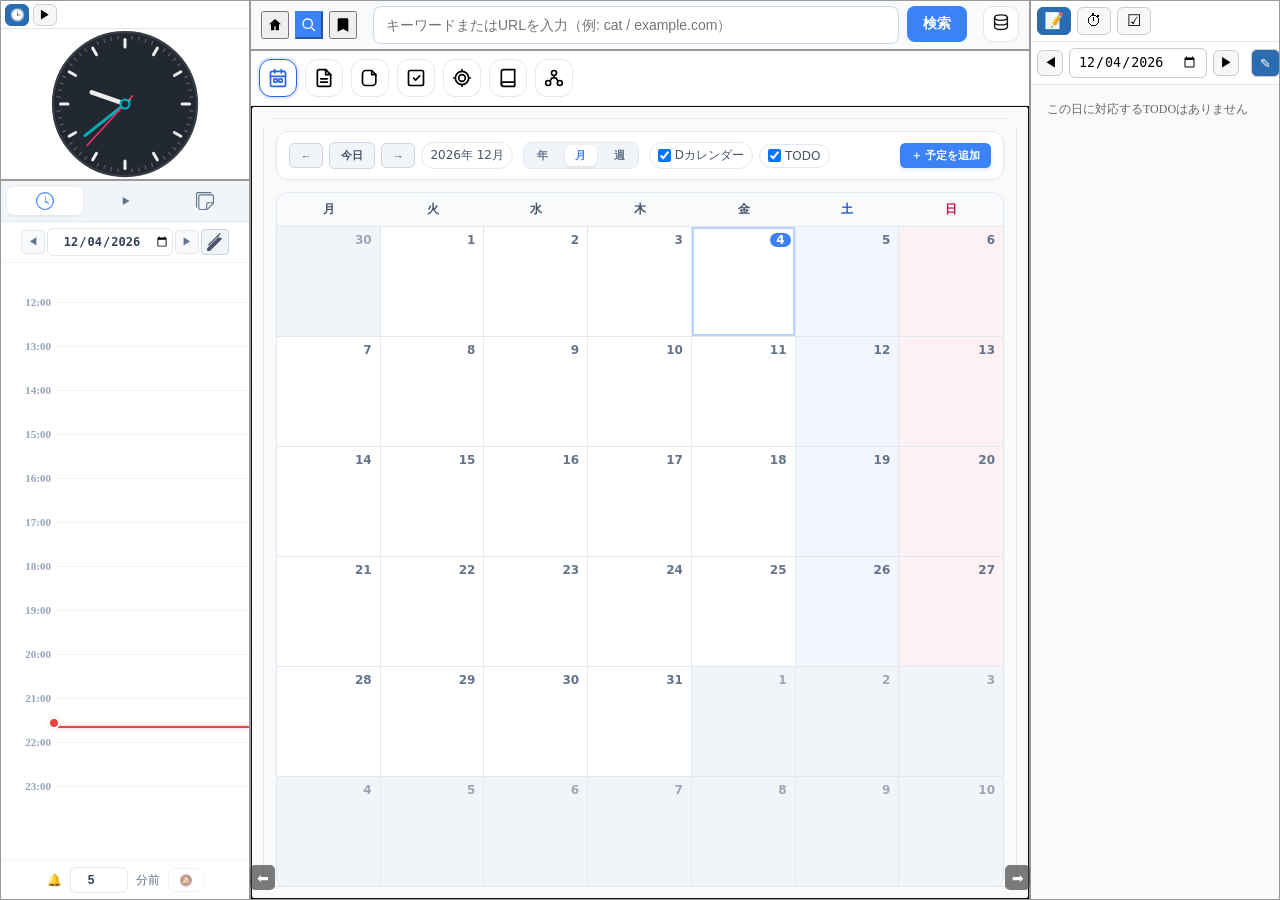
<file: index.html>
<!DOCTYPE html>

<html lang="ja">
<head>
<meta charset="utf-8"/>
<title>DayBase</title>
<link rel="icon" type="image/png" href="favicon.png">
<meta content="width=device-width, initial-scale=1" name="viewport"/>

<link href="./css/05-data-popover.css" rel="stylesheet"/>
<link href="./css/04-e-frame.css" rel="stylesheet"/>
<link href="./css/03-c-d-frame.css" rel="stylesheet"/>
<link href="./css/02-a-b-frame.css" rel="stylesheet"/>
<link href="./css/01-layout.css" rel="stylesheet"/>
<link href="./css/common-scroll.css" rel="stylesheet"/>
</head>
<body>
<!-- 左（A/B） -->
<div class="sidebar-left">
<!-- Aフレーム：時計／動画 切替 -->
<div class="frame a-frame" id="AFrame">
<div class="a-tabs">
<button class="a-tab active" id="aTabClock" title="時計">🕒</button>
<button class="a-tab" id="aTabVideo" title="動画">▶︎</button>
<div class="a-spacer"></div>
<!-- YouTube コントロール（YouTube時のみ表示/有効化） -->
<div class="player-ctrls" id="ytCtrls">
<!-- 前へ（左向き） -->
<button aria-label="前へ" class="ctrl-btn" id="ytPrev" title="前へ" type="button">
<svg height="14" viewbox="0 0 24 24" width="14"><path d="M6 5h2v14H6V5zm3 7 9 7V5l-9 7z" fill="currentColor"></path></svg>
</button>
<!-- 次へ（右向き） -->
<button aria-label="次へ" class="ctrl-btn" id="ytNext" title="次へ" type="button">
<svg height="14" viewbox="0 0 24 24" width="14"><path d="M18 5h-2v14h2V5zm-3 7-9-7v14l9-7z" fill="currentColor"></path></svg>
</button>
<button aria-label="ループ" class="ctrl-btn" id="ytLoop" title="ループ OFF" type="button">↻</button>
<button aria-label="再読込" class="ctrl-btn" id="ytReload" title="再読込" type="button">⟳</button>
</div>
<!-- 動画URLフォーム（動画タブ時のみ表示） -->
<form autocomplete="off" class="a-vid-form" id="aVidForm">
<input id="aVidUrl" placeholder="動画URL" type="text"/>
<button title="表示" type="submit">表示</button>
</form>
</div>
<div class="a-panels">
<!-- 時計パネル -->
<div class="a-panel" id="panelClock">
<div class="a-panel-inner">
<div class="clock">
<svg aria-label="Analog Clock" class="clock-svg" viewbox="0 0 100 100">
<circle cx="50" cy="50" fill="#222831" r="48" stroke="#393E46" stroke-width="1.5"></circle>
<g id="hour-ticks">
<g transform="translate(50,50)">
<rect fill="#EEEEEE" height="7" rx="1" width="2" x="-1" y="-44"></rect>
<g></g> </g>
</g>
<g id="minute-ticks"></g>
<g class="hands" transform="translate(50,50)">
<rect fill="#EEEEEE" height="28" id="hour-hand" rx="1.5" width="3" x="-1.5" y="-25"></rect>
<rect fill="#00ADB5" height="40" id="minute-hand" rx="1" width="2" x="-1" y="-35"></rect>
<rect fill="#FF2E63" height="46" id="second-hand" rx="0.5" width="1" x="-0.5" y="-38"></rect>
<circle cx="0" cy="0" fill="#222831" r="3" stroke="#00ADB5" stroke-width="1.5"></circle>
</g>
</svg>
</div>
</div>
</div>
<!-- 動画パネル -->
<div class="a-panel" hidden="" id="panelVideo">
<div class="video-wrap" id="aVideoWrap">
<div class="video-box" id="aVideoBox">
<iframe allow="accelerometer; autoplay; clipboard-write; encrypted-media; gyroscope; picture-in-picture; web-share" allowfullscreen="" id="aVideoIframe" referrerpolicy="strict-origin-when-cross-origin" title="Embedded Video"></iframe>
</div>
</div>
</div>
</div>
</div>
<!-- Bフレーム：タブ（動画ブックマーク / タイムスケジュール） -->
<div class="frame" id="BFrame">
    <div class="b-tabs">
      <button class="b-tab" id="bTabSchedule" title="タイムスケジュール">
        <svg fill="currentColor" height="18" viewbox="0 0 16 16" width="18" xmlns="http://www.w3.org/2000/svg">
          <path d="M8 3.5a.5.5 0 0 1 .5.5v4l3 1.5a.5.5 0 0 1-.5.866L8 9V4a.5.5 0 0 1 .5-.5z"></path>
          <path d="M8 16A8 8 0 1 0 8 0a8 8 0 0 0 0 16zM1 8a7 7 0 1 1 14 0A7 7 0 0 1 1 8z"></path>
        </svg>
      </button>
      <button class="b-tab" id="bTabVideos" title="動画ブックマーク">
        <svg fill="currentColor" height="18" viewbox="0 0 16 16" width="18" xmlns="http://www.w3.org/2000/svg">
          <path d="M6 4.5v7l6-3.5-6-3.5z"></path>
        </svg>
      </button>
      <button class="b-tab" id="bTabKeep" title="クイックメモ（付箋）">
        <svg fill="currentColor" height="18" viewBox="0 0 16 16" width="18" xmlns="http://www.w3.org/2000/svg">
          <path d="M1.5 0A1.5 1.5 0 0 0 0 1.5V13a1 1 0 0 0 1 1V1.5a.5.5 0 0 1 .5-.5H14a1 1 0 0 0-1-1H1.5z"></path>
          <path d="M3.5 2A1.5 1.5 0 0 0 2 3.5v11A1.5 1.5 0 0 0 3.5 16h6.086a1.5 1.5 0 0 0 1.06-.44l4.915-4.914A1.5 1.5 0 0 0 16 9.586V3.5A1.5 1.5 0 0 0 14.5 2h-11zM3 3.5a.5.5 0 0 1 .5-.5h11a.5.5 0 0 1 .5.5V9h-4.5A1.5 1.5 0 0 0 9 10.5V15H3.5a.5.5 0 0 1-.5-.5v-11zm7 11.293V10.5a.5.5 0 0 1 .5-.5h4.293L10 14.793z"></path>
        </svg>
      </button>
    </div>

    <div class="b-panel" id="bPanelVideos" style="display:none;">
      <div class="vb-head">
        <span aria-label="動画ブックマーク" title="動画ブックマーク">🎬</span>
        <strong style="font-size:13px;">動画ブックマーク</strong>
        <button class="manage-btn" id="openVideoBmManager">管理を開く</button>
      </div>
      <div class="vb-list" id="bVideoList"></div>
    </div>

    <div class="b-panel" id="bPanelKeep" style="display:none; padding:10px; flex-direction:column; gap:10px; height:100%; box-sizing:border-box;">
      <div style="font-size:13px; font-weight:bold; color:#333; display:flex; align-items:center; gap:6px; flex-shrink:0;">
        <span>📝</span> クイックメモ
      </div>
      <textarea id="quickMemoInput" placeholder="とっさにメモしたいことを入力..." style="width:100%; height:80px; resize:vertical; padding:8px; border:1px solid #ccc; border-radius:6px; font-size:13px; box-sizing:border-box; flex-shrink:0;"></textarea>
      <div style="display:flex; justify-content:flex-end; flex-shrink:0;">
        <button id="btnKeepMemo" style="padding:6px 12px; background:#2b6cb0; color:white; border:none; border-radius:4px; font-size:12px; cursor:pointer;">キープ</button>
      </div>
      <div style="font-size:11px; color:#666; margin-top:4px; border-bottom:1px solid #eee; padding-bottom:4px; flex-shrink:0;">キープ中の付箋</div>
      <div id="quickMemoList" style="flex:1; overflow-y:auto; display:flex; flex-direction:column; gap:8px; min-height:0;">
        </div>
    </div>

    <div class="b-panel" id="bPanelSchedule" style="display:none;">
      <div class="timeline-wrap">
        <div class="timeline-body">
          <div class="timeline-head">
            <button class="nav-day" id="tlPrev" title="前の日">◀</button>
            <input id="tlDate" type="date"/>
            <button class="nav-day" id="tlNext" title="次の日">▶</button>
            <div class="head-spacer"></div>
            <button class="open-schedule" id="openScheduleEditor" title="予定を入力">
              <svg fill="currentColor" height="18" viewbox="0 0 16 16" width="18" xmlns="http://www.w3.org/2000/svg">
                <path d="M12.854.146a.5.5 0 0 1 .11.638l-.057.07L2.707 11H2v-.707l10.146-10.147a.5.5 0 0 1 .708 0zM11.207 2L13 3.793 12.207 4.586 10.414 2.793 11.207 2zM1 13.5V16h2.5L14.354 5.146l-2.5-2.5L1 13.5z"></path>
              </svg>
            </button>
          </div>
          <div class="timeline-grid" id="tlGrid"></div>
          <div class="timeline-footer" id="tlFooter">
            <span aria-hidden="true" class="bell">🔔</span>
            <input id="notifyLead" max="120" min="0" step="1" title="何分前に通知するか" type="number" value="5"/>
            <span class="unit">分前</span>
            <button aria-pressed="true" class="primary" id="notifyToggle" title="通知のオン/オフ">🔔</button>
          </div>
        </div>
      </div>
    </div>
  </div> </div>

<!-- 中央（C/D） -->
<div class="center">
<!-- C：検索/ブックマーク -->
<div class="frame frame-c">
<div class="tabs">
<button class="tab" id="tabHome" title="ホーム">
<!-- house icon -->
<svg fill="currentColor" height="16" viewbox="0 0 24 24" width="16" xmlns="http://www.w3.org/2000/svg">
<path d="M12 3l9 8h-3v9h-5v-6H11v6H6v-9H3z"></path>
</svg>
</button>
<button class="tab active" id="tabSearch" title="検索">
<svg fill="currentColor" height="16" viewbox="0 0 24 24" width="16" xmlns="http://www.w3.org/2000/svg">
<path d="M10 2a8 8 0 0 1 6.32 12.906l5.387 5.387-1.414 1.414-5.387-5.387A8 8 0 1 1 10 2zm0 2a6 6 0 1 0 0 12 6 6 0 0 0 0-12z"></path>
</svg>
</button>
<button class="tab" id="tabBm" title="ブックマーク">
<svg fill="currentColor" height="16" viewbox="0 0 24 24" width="16" xmlns="http://www.w3.org/2000/svg">
<path d="M6 2a2 2 0 0 0-2 2v18l8-4 8 4V4a2 2 0 0 0-2-2H6z"></path>
</svg>
</button>
</div>
<!-- 検索モード -->
<div class="search-area" id="searchArea">
<form class="grow" id="searchForm" style="display:flex;gap:8px">
<input id="searchInput" placeholder="キーワードまたはURLを入力（例: cat / example.com）" type="text">
<button type="submit">検索</button>
</input></form>
</div>
<!-- ===== ツールバー追記（HTML） ===== -->
<button aria-controls="cDataPopover" aria-expanded="false" aria-haspopup="true" class="icon-btn" id="cDataBtn" title="データ（バックアップ/共有）">
<!-- データ/スタック風アイコン（22px） -->
<svg aria-hidden="true" height="22" viewbox="0 0 24 24" width="22" xmlns="http://www.w3.org/2000/svg">
<ellipse cx="12" cy="5" fill="none" rx="7" ry="3" stroke="currentColor" stroke-width="1.5"></ellipse>
<path d="M19 5v5c0 1.66-3.13 3-7 3s-7-1.34-7-3V5m14 5v5c0 1.66-3.13 3-7 3s-7-1.34-7-3v-5" fill="none" stroke="currentColor" stroke-width="1.5"></path>
</svg>
</button>
<div aria-modal="false" class="data-popover" hidden="" id="cDataPopover" role="dialog">
<div class="dp-section">
<div class="dp-title">バックアップ &amp; 復元（A案）</div>
<div class="dp-row">
<button aria-label="JSONを書き出し" class="dp-btn" data-act="export">
<span class="dp-icn">⬇</span>
<span>バックアップ</span>
</button>
<button aria-label="JSONから復元" class="dp-btn" data-act="import">
<span class="dp-icn">⬆</span>
<span>復元</span>
</button>
<input accept="application/json" hidden="" id="cImportFile" type="file"/>
</div>
</div>
<div class="dp-section">
<div class="dp-title">クラウド同期（B案）</div>
<div aria-label="同期プロファイル" class="dp-tabs" role="tablist">
<button aria-selected="true" class="dp-tab is-active" data-prof="work" role="tab">仕事</button>
<button aria-selected="false" class="dp-tab" data-prof="private" role="tab">プライベート</button>
</div>
<div class="dp-row">
<button class="dp-btn" data-act="pick">同期フォルダ</button>
<button class="dp-btn" data-act="save">保存</button>
<button class="dp-btn" data-act="load">読み込み</button>
<label class="dp-check"><input data-act="autosave" type="checkbox"/> 自動保存</label>
</div>
<div class="dp-note">選択したフォルダに <code>workspace-data.work.json</code> / <code>workspace-data.private.json</code> を作成します。</div>
</div>
</div>
<!-- ブックマークモード -->
<div class="bm-area grow" id="bmArea">
<div class="bm-rail" id="bmRail"></div>
<button class="manage-btn" id="openManager">管理を開く</button>
</div>
</div>
<!-- D：結果表示 -->
<div class="frame frame-d" id="resultPanel">
<div class="placeholder" id="placeholder">…</div>
<iframe class="result-frame" id="dFrame" src="dframe.html?compact=1"></iframe>
<iframe class="result-frame" id="cseFrame" src="./results.html"></iframe>
<iframe class="result-frame" id="pageFrame"></iframe>
</div>
</div>
<!-- 右（E） -->
<div class="sidebar-right">
<div class="frame" id="EFrame" style="display:grid;grid-template-rows:auto 1fr;overflow:hidden;">
<!-- ヘッダ（◀ 日付 ▶ ✎） -->
<div class="e-head" style="display:flex;align-items:center;gap:6px;padding:6px;border-bottom:1px solid #e5e5e5;background:#fff;position:sticky;top:0;z-index:1">
<button id="todoPrev" style="width:26px;height:26px;border:1px solid #ccc;border-radius:6px;background:#f6f6f6;cursor:pointer" title="前日">◀</button>
<input id="todoDate" style="height:28px;padding:0 8px;border:1px solid #ccc;border-radius:6px" type="date"/>
<button id="todoNext" style="width:26px;height:26px;border:1px solid #ccc;border-radius:6px;background:#f6f6f6;cursor:pointer" title="翌日">▶</button>
<div style="margin-left:auto"></div>
<button id="openTodoEditor" style="height:28px;padding:0 8px;border:1px solid #ccc;border-radius:6px;background:#2b6cb0;color:#fff;cursor:pointer" title="TODO追加">✎</button>
</div>
<!-- タブ：TODO / タイマー -->
<div class="e-tabs">
<button aria-label="TODO" class="e-tab active" id="eTabTodo" title="TODO">📝</button>
<button aria-label="Timer" class="e-tab" id="eTabTimer" title="タイマー">⏱</button>
<button aria-label="Checklist" class="e-tab" id="eTabChecklist" title="チェックリスト">☑</button>
</div>
<!-- TODOパネル（ツールバー＋リスト） -->
<div id="todoPanel" style="display:grid;grid-template-rows:auto 1fr;overflow:auto;background:#fafafa;">
<div class="todo-toolbar">
<button id="todoPrev2" style="width:26px;height:26px;border:1px solid #ccc;border-radius:6px;background:#f6f6f6;cursor:pointer" title="前日">◀</button>
<input id="todoDate2" style="height:28px;padding:0 8px;border:1px solid #ccc;border-radius:6px" type="date"/>
<button id="todoNext2" style="width:26px;height:26px;border:1px solid #ccc;border-radius:6px;background:#f6f6f6;cursor:pointer" title="翌日">▶</button>
<div style="margin-left:auto"></div>
<button id="openTodoEditor2" style="height:28px;padding:0 8px;border:1px solid #ccc;border-radius:6px;background:#2b6cb0;color:#fff;cursor:pointer" title="TODO追加">✎</button>
</div>
<!-- リスト本体（描画先は従来と同じ #todoList のまま） -->
<div id="todoList" style="overflow:auto;padding:8px;background:#fafafa"></div>
</div>
<!-- タイマーパネル（ドーナツ版） -->
<div id="timerPanel" style="display:none;">
<!-- タイマー内モード切替（TODO/タイマー切替の直下） -->
<div class="t-subtabs" id="timerModeTabs">
<button class="subtab active" id="tModeBtnNormal" title="ノーマル">⏱</button>
<button class="subtab" id="tModeBtnPomo" title="ポモドーロ">🍅</button>
<button class="subtab" id="tModeBtnReg" title="登録（順番実行）">📋</button>
</div>
<div class="t-wrap">
<div class="t-progress">
<svg aria-hidden="true" class="t-svg" viewbox="0 0 120 120">
<!-- 外側（全体） -->
<circle class="tp-bg" cx="60" cy="60" id="tpBg" r="52"></circle>
<circle class="tp-fg" cx="60" cy="60" id="tpFg" r="52"></circle>
<!-- 内側（区間）※中心は 60/60 に統一 -->
<circle cx="60" cy="60" fill="none" id="tpInnerBg" r="42" stroke="#eee" stroke-width="6"></circle>
<circle cx="60" cy="60" fill="none" id="tpInnerFg" r="42" stroke="#2b6cb0" stroke-linecap="round" stroke-width="6"></circle>
</svg>
<!-- 中央の3行（全体 / 区間） -->
<div class="t-remaining" id="tRemainWrap">
<div class="t-time-eta" id="tEta"></div> <!-- ← 追加：終了予定時刻 -->
<div class="t-time-main" id="tTimeMain">00:00</div>
<div class="t-time-sub" id="tTimeSub"></div>
</div>
</div>
<div aria-live="polite" id="currentTaskName"></div>
<!-- ポモドーロの状態表示 -->
<div aria-live="polite" class="pomo-status" id="pomoStatus">
<!-- JSで中身を差し込みます -->
</div>
<div class="t-controls">
<input id="tMinutes" max="600" min="0" step="1" type="number" value="25"/>
<button class="primary" id="tStart">開始</button>
<button disabled="" id="tPause">一時停止</button>
<button id="tReset">リセット</button>
</div>
<!-- ポモドーロ設定（🍅の時だけ表示） -->
<div class="t-pomo" id="pomoInputs" style="display:none;gap:8px;align-items:center;margin:0 0 8px;flex-wrap:wrap;">
<label>🔥 作業 <input id="pWork" max="180" min="1" style="width:64px;" type="number" value="25"/> 分</label>
<label>☕ 休憩 <input id="pBreak" max="180" min="1" style="width:64px;" type="number" value="5"/> 分</label>
<label>🔁 回数 <input id="pLoops" max="24" min="1" style="width:64px;" type="number" value="4"/></label>
<!-- ここからロングブレイク -->
<span aria-hidden="true" class="sep"></span>
<label class="switch">
<input id="pLongOn" type="checkbox"/>
            🌙 長休憩を使う
          </label>
<div class="group">
<label>🔄️ セット毎 <input id="pLongEvery" max="24" min="2" style="width:64px;" type="number" value="4"/> 回</label>
<label>🌙 長休憩 <input id="pLongMin" max="180" min="1" style="width:64px;" type="number" value="15"/> 分</label>
</div>
</div>
<!-- ノーマル用プリセット -->
<div class="t-presets">
<button data-min="1">1分</button><button data-min="5">5分</button>
<button data-min="10">10分</button><button data-min="15">15分</button>
<button data-min="25">25分</button><button data-min="45">45分</button>
<button data-min="60">60分</button>
</div>
<div id="regListWrap">
<div id="regToolbar">
<div style="display:flex; gap:6px; align-items:center;">
<button aria-label="行を追加" class="reg-btn icon" id="regAddBtn" title="行を追加">＋</button>
<button aria-label="リストを空にする" class="reg-btn icon" id="regClearBtn" title="リストを空にする">🧹</button>
</div>
<div style="display:flex; gap:6px; align-items:center;">
<span class="t-time-eta" id="regOverallEta"></span>
<button aria-label="JSONエクスポート" class="reg-btn icon" id="regExportBtn" title="JSONエクスポート">⤓</button>
<button aria-label="JSONインポート" class="reg-btn icon" id="regImportBtn" title="JSONインポート">⤒</button>
<input accept="application/json" id="regImportFile" style="display:none" type="file"/>
</div>
</div>
<div aria-label="登録タイマーの予定リスト" id="regList"></div>
<div class="reg-view" id="regView"></div>
</div>
<div class="t-controls" style="justify-content:center; gap:10px;">
<button aria-pressed="false" class="btn-audio" id="tMute" title="ミュート切替">🔊</button>
<input id="tVol" max="1" min="0" step="0.05" style="width:160px" type="range" value="0.9"/>
<label class="voice-toggle"><input id="tVoice" type="checkbox"/> 🗣️ 音声読み上げ</label>
</div>
</div>
</div>
<!-- ★ 追加：チェックリストパネル -->
<div id="checklistPanel" style="display:none;">
<div class="cl-toolbar">
<div class="cl-subtabs">
<button aria-label="使う" class="cl-subtab active" data-clview="use" title="使う">✅</button>
<button aria-label="登録" class="cl-subtab" data-clview="edit" title="登録">✍️</button>
<button aria-label="一覧" class="cl-subtab" data-clview="list" title="一覧">📋</button>
</div>
</div>
<div class="cl-body">
<!-- 使う -->
<div class="cl-section active" id="clViewUse">
<div class="cl-use-head">
<select class="cl-select" id="clSelect"></select>
</div>
<div class="cl-progress">
<div class="cl-perc" id="clPerc">0% 完了</div>
<div class="cl-bar"><i id="clBar"></i></div>
</div>
<div class="cl-items" id="clItems"></div>
<!-- ★ 追加：フッター。右端にリセット -->
<div class="cl-foot">
<button class="cl-btn" id="clResetBtn">リセット</button>
</div>
</div>
<!-- 登録／編集 -->
<div class="cl-section" id="clViewEdit">
<form class="cl-form" id="clForm">
<div class="row">
<label>リストタイトル</label>
<input id="clTitle" placeholder="例）出発前チェック" required="" type="text">
</input></div>
<div class="row">
<label>チェック項目</label>
<div class="items-editor" id="clItemsEditor"></div>
<div class="btns">
<button class="cl-btn" id="clAddRowBtn" type="button">＋ 行を追加</button>
</div>
<div class="cl-note">行の「×」で削除できます。順序は上から順に保存されます。</div>
</div>
<div class="btns">
<button class="cl-btn primary" id="clSaveBtn" type="submit">登録</button>
<button class="cl-btn" id="clCancelEditBtn" type="button">キャンセル</button>
</div>
<input id="clEditingId" type="hidden" value="">
</input></form>
</div>
<!-- 一覧 -->
<div class="cl-section" id="clViewList">
<table class="cl-table" id="clTable">
<!-- ★ 追記：列幅をテーブル側で固定 -->
<colgroup>
<col id="clColTitle"/> <!-- 自動（残り全部） -->
<col id="clColActions" style="width:80px"/> <!-- 右列 固定幅 -->
</colgroup>
<thead>
<tr><th>タイトル</th><th>操作</th></tr>
</thead>
<tbody></tbody>
</table>
</div>
</div>
</div>
</div>
</div>
<!-- サイドバー開閉ボタン（フッター寄せ） -->
<button class="toggle-btn toggle-left" onclick="toggleLeft()">⬅</button>
<button class="toggle-btn toggle-right" onclick="toggleRight()">➡</button>
<!-- 予定編集モーダル -->
<div aria-hidden="true" id="tlEditorModal">
<div aria-label="予定を編集" aria-modal="true" class="modal-card" role="dialog">
<div class="modal-head">
<div>予定を編集</div>
<button class="btn-close" id="tlEditorClose" type="button">閉じる</button>
</div>
<div class="modal-body">
<iframe id="tlEditorFrame" title="予定編集"></iframe>
</div>
</div>
</div>
<!-- === タイムライン編集モーダル === -->
<div id="tlEditOverlay" style="display:none;"></div>
<div id="tlEditModal" style="display:none;">
<div class="m-head">
<strong>予定を編集</strong>
<button id="mCancel" type="button">×</button>
</div>
<div class="m-body">
<div class="m-row"><label>タイトル</label><input id="mTitle" type="text"/></div>
<div class="m-row"><label>開始</label><input id="mStart" step="300" type="time"/></div>
<div class="m-row"><label>終了</label><input id="mEnd" step="300" type="time"/></div>
<div class="m-row"><label>対応時間</label><input id="mDur" placeholder="例: 1:00 / 90" type="text"/></div>
<div class="m-row">
<label>色</label>
<div class="color-controls">
<div class="color-inline">
<input id="mColor" type="color" value="#2b6cb0">
<span aria-hidden="true" class="color-preview" id="mColorPreview"></span>
</input></div>
<div aria-label="候補カラー" class="color-choices" id="mColorChoices" role="group"></div>
</div>
</div>
<div class="m-row"><label>アイコン</label>
<select id="mIcon">
<option value="">（なし）</option>
<option>✍️</option><option>📝</option><option>💬</option><option>📚</option>
<option>☕</option><option>🚆</option><option>❗</option><option>🚗</option>
<option>🍴</option><option>🧹</option><option>🛒</option><option>🏋️</option>
<option>🛁</option><option>💤</option>
</select>
</div>
</div>
<div class="m-actions">
<button class="danger" id="mDelete" type="button">削除</button>
<div style="flex:1"></div>
<button class="primary" id="mSave" type="button">保存</button>
</div>
</div>
<!-- === TODO編集モーダル === -->
<div id="todoModalOverlay" style="display:none;position:fixed;inset:0;background:rgba(0,0,0,.35);z-index:5000"></div>
<div id="todoModal" style="display:none;position:fixed;left:50%;top:50%;transform:translate(-50%,-50%);width:min(520px,92vw);background:#fff;border-radius:12px;border:1px solid #ddd;box-shadow:0 10px 30px rgba(0,0,0,.25);z-index:5001;padding:16px;">
<div style="display:grid;gap:10px;">
<input id="tmTitle" placeholder="タイトル" type="text"/>
<input id="tmStart" placeholder="開始日" type="date"/>
<input id="tmDue" placeholder="〆切" type="date"/>
<div class="tm-row">
<label for="tmIcon">アイコン</label>
<select id="tmIcon">
<option value="">（なし）</option>
<option>✍️</option>
<option>📝</option>
<option>💬</option>
<option>✅</option>
<option>❗</option>
<option>📚</option>
<option>🏠</option>
<option>🧹</option>
<option>🛒</option>
<option>🚗</option>
<option>💡</option>
</select>
</div>
<textarea id="tmMemo" placeholder="メモ" rows="3"></textarea>
<label style="display:flex;gap:8px;align-items:center;">
<input id="tmDone" type="checkbox"/> 完了
      </label>
<div style="display:flex;gap:8px;justify-content:flex-end;">
<button class="danger" id="tmDelete">削除</button>
<button id="tmCancel">キャンセル</button>
<button class="primary" id="tmSave">保存</button>
</div>
</div>
</div>
<!-- ───────── JS：共通（開閉/検索/ブックマーク）───────── -->


<!-- ───────── JS：Aフレーム（時計/動画＋前/次）───────── -->



<!-- Bフレーム：機能切り替え（完全置き換え版／競合なし） -->







<script src="./js/01-core.js"></script>
<script src="./js/02-a-frame.js"></script>
<script src="./js/03-b-schedule.js"></script>
<script src="./js/04-d-frame-router.js"></script>
<script src="./js/05-b-tabs.js"></script>
<script src="./js/06-e-todo.js"></script>
<script src="./js/07-e-timer.js"></script>
<script src="./js/08-e-tabs.js"></script>
<script src="./js/09-c-data.js"></script>
<script src="./js/07-b-videos-sync.js"></script>
</body>
</html>
</file>
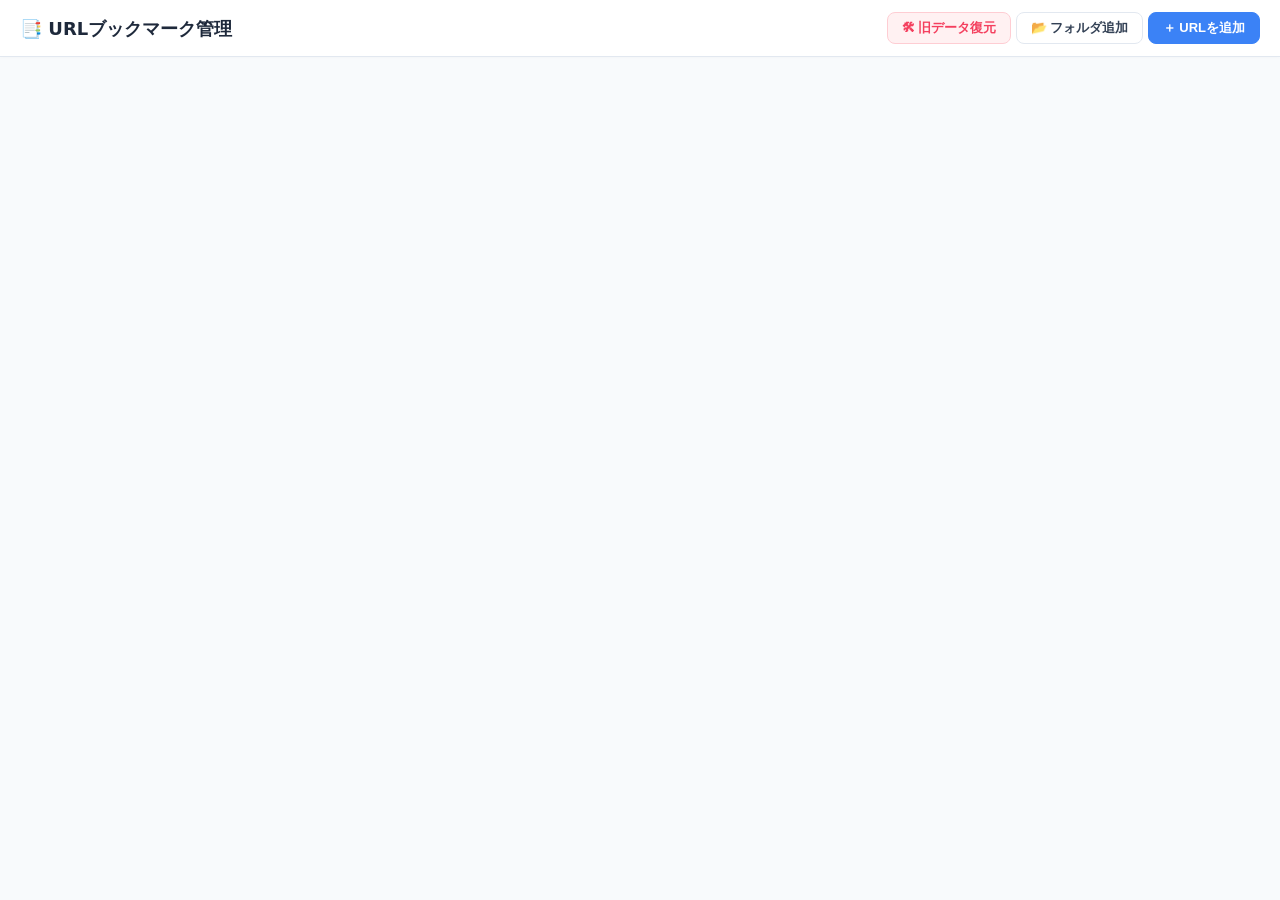
<file: bookmarks.html>
<!DOCTYPE html>
<html lang="ja">
<head>
<meta charset="UTF-8" />
<title>URLブックマーク管理</title>
<meta name="viewport" content="width=device-width, initial-scale=1" />
<link rel="stylesheet" href="./css/bookmarks.css">
</head>
<body>

<header>
  <h1>📑 URLブックマーク管理</h1>
  <div class="spacer"></div>
  <div class="toolbar">
    <button class="btn warning" id="recoverBtn" title="消えてしまった過去のデータを復元します">🛠 旧データ復元</button>
    <button class="btn" id="addFolderBtn">📂 フォルダ追加</button>
    <button class="btn primary" id="addBmBtn">＋ URLを追加</button>
  </div>
</header>

<main>
  <div class="folder-grid" id="folderGrid"></div>
</main>

<dialog id="editModal">
  <div class="dlg-content">
    <h3 id="modalTitle">ブックマークを登録</h3>
    <div class="field">
      <label>URL</label>
      <input type="text" id="inUrl" placeholder="https://...">
    </div>
    <div class="field">
      <label>タイトル <span style="font-weight:normal; font-size:10px;">(空欄の場合は自動取得します)</span></label>
      <input type="text" id="inTitle" placeholder="ページタイトル">
    </div>
    <div class="field">
      <label>保存先フォルダ</label>
      <select id="inFolder"></select>
    </div>
    <div class="dlg-btns">
      <button class="btn" id="btnDel" style="color:var(--danger); border-color:var(--danger); margin-right:auto;">削除</button>
      <button class="btn" id="btnCancel">キャンセル</button>
      <button class="btn primary" id="btnSave">保存する</button>
    </div>
  </div>
</dialog>

<script src="./js/bookmarks.js"></script>
</body>
</html>
</file>
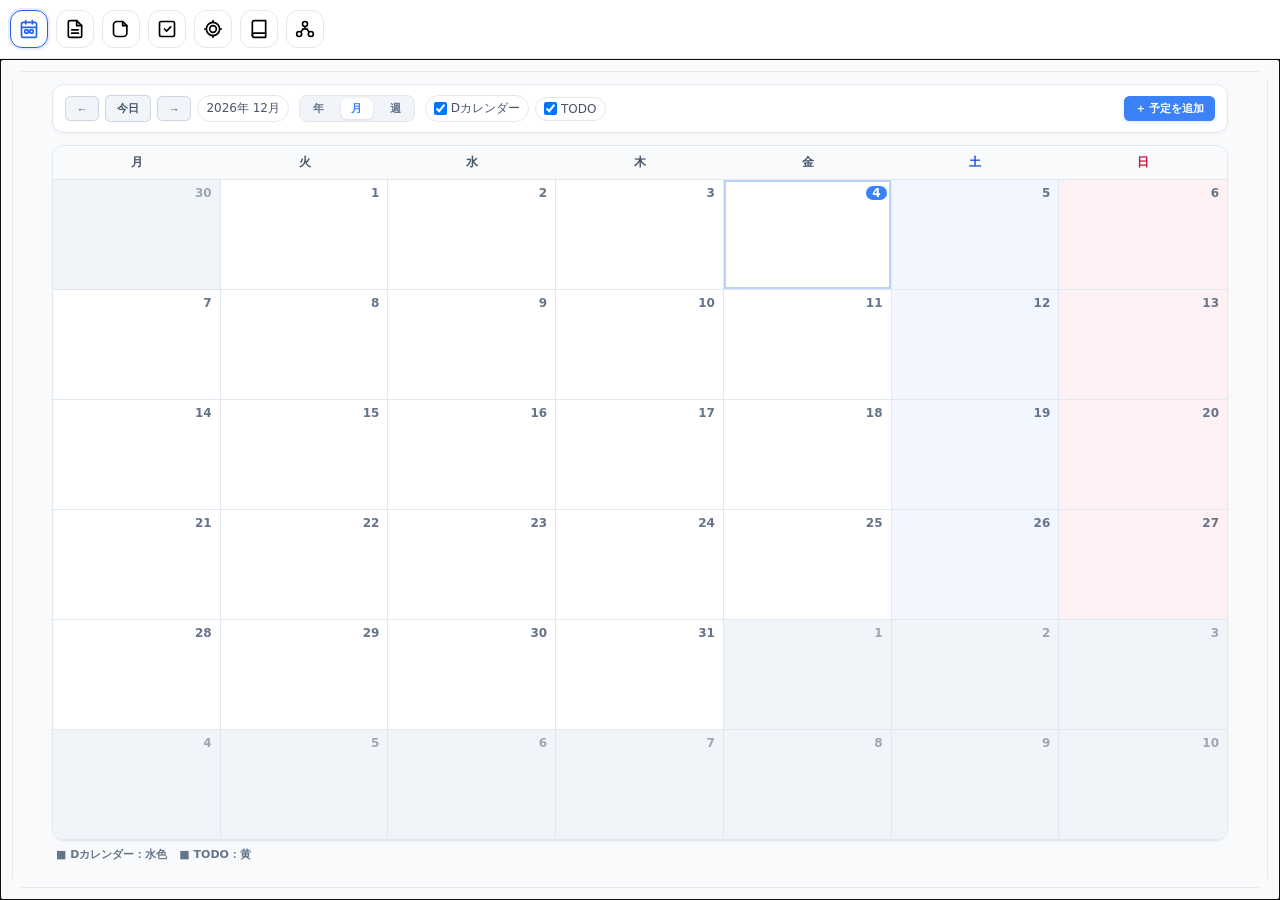
<file: dframe.html>
<!DOCTYPE html>
<html lang="ja">
<head>
<meta charset="UTF-8" />
<meta name="viewport" content="width=device-width,initial-scale=1" />
<title>Dフレーム</title>
<link rel="stylesheet" href="./css/common-scroll.css">
<link rel="stylesheet" href="./css/dframe.css">
</head>
<body>
  <header>
    <nav class="tabs" role="tablist" aria-label="Dフレーム機能">
      <button class="tab-btn" id="tab-calendar" role="tab" data-tab="calendar" aria-selected="true" title="カレンダー（Calendar）" aria-label="カレンダー">
        <svg viewBox="0 0 24 24" aria-hidden="true">
          <rect x="3" y="4" width="18" height="18" rx="2"/>
          <path d="M16 2v4M8 2v4M3 10h18"/>
          <rect x="7" y="13" width="4" height="4" rx="1"/>
          <rect x="13" y="13" width="4" height="4" rx="1"/>
        </svg>
      </button>
      <button class="tab-btn" id="tab-keep" role="tab" data-tab="keep" aria-selected="false" title="付箋ボード（Keep）" aria-label="付箋ボード">
        <svg viewBox="0 0 24 24" aria-hidden="true" fill="none" stroke="currentColor" stroke-width="2" stroke-linecap="round" stroke-linejoin="round">
          <path d="M4 4v16a2 2 0 0 0 2 2h12a2 2 0 0 0 2-2V8l-6-6H6a2 2 0 0 0-2 2z"></path>
          <path d="M14 2v6h6"></path>
          <path d="M8 13h8"></path>
          <path d="M8 17h8"></path>
        </svg>
      </button>
      <button class="tab-btn" id="tab-memo" role="tab" data-tab="memo" aria-selected="false" title="メモ（Notes）" aria-label="メモ">
        <svg viewBox="0 0 24 24" aria-hidden="true">
          <path d="M7 3h7l5 5v9a4 4 0 0 1-4 4H7a4 4 0 0 1-4-4V7a4 4 0 0 1 4-4Z"/>
          <path d="M14 3v5h5"/>
        </svg>
      </button>
      <button class="tab-btn" id="tab-todo" role="tab" data-tab="todo" aria-selected="false" title="TODO一括管理（Tasks）" aria-label="TODO一括管理">
        <svg viewBox="0 0 24 24" aria-hidden="true">
          <rect x="3" y="3" width="18" height="18" rx="2"/>
          <path d="M9 12l2.5 2.5L16.5 9.5"/>
        </svg>
      </button>
      <button class="tab-btn" id="tab-goals" role="tab" data-tab="goals" aria-selected="false" title="目標進捗管理（Goals）" aria-label="目標進捗管理">
        <svg viewBox="0 0 24 24" aria-hidden="true">
          <circle cx="12" cy="12" r="8"/>
          <circle cx="12" cy="12" r="4"/>
          <path d="M12 4V2M4 12H2M12 22v-2M22 12h-2"/>
        </svg>
      </button>
      <button class="tab-btn" id="tab-journal" role="tab" data-tab="journal" aria-selected="false" title="ジャーナル（Journal）" aria-label="ジャーナル">
        <svg viewBox="0 0 24 24" aria-hidden="true">
          <path d="M4 19.5A2.5 2.5 0 0 1 6.5 17H20"/>
          <path d="M6.5 2H20v20H6.5A2.5 2.5 0 0 1 4 19.5v-15A2.5 2.5 0 0 1 6.5 2z"/>
        </svg>
      </button>
      <button class="tab-btn" id="tab-mindmap" role="tab" data-tab="mindmap" aria-selected="false" title="マインドマップ（Mind Map）" aria-label="マインドマップ">
        <svg viewBox="0 0 24 24" aria-hidden="true">
          <circle cx="12" cy="6" r="3"/>
          <circle cx="5"  cy="18" r="3"/>
          <circle cx="19" cy="18" r="3"/>
          <path d="M12 9v3M9 12h6M7.5 15l2.5-3M16.5 15L14 12"/>
        </svg>
      </button>
    </nav>
  </header>

  <main id="panelHost" tabindex="-1" aria-live="polite">
    <section id="panel-calendar" class="panel" data-tab="calendar" aria-labelledby="tab-calendar"></section>
    <section id="panel-keep" class="panel" data-tab="keep" aria-labelledby="tab-keep"></section>
    <section id="panel-todo"     class="panel" data-tab="todo"     aria-labelledby="tab-todo"></section>
    <section id="panel-mindmap"  class="panel" data-tab="mindmap"  aria-labelledby="tab-mindmap"></section>
    <section id="panel-memo"     class="panel" data-tab="memo"     aria-labelledby="tab-memo"></section>
    <section id="panel-goals"    class="panel" data-tab="goals"    aria-labelledby="tab-goals"></section>
    <section id="panel-journal"  class="panel" data-tab="journal"  aria-labelledby="tab-journal"></section>

    <section id="panel-web" class="panel" data-tab="web">
      <div class="card"><iframe id="webview" title="D内Web表示"></iframe></div>
    </section>
  </main>

<script src="./js/dframe.js"></script>
</body>
</html>
</file>
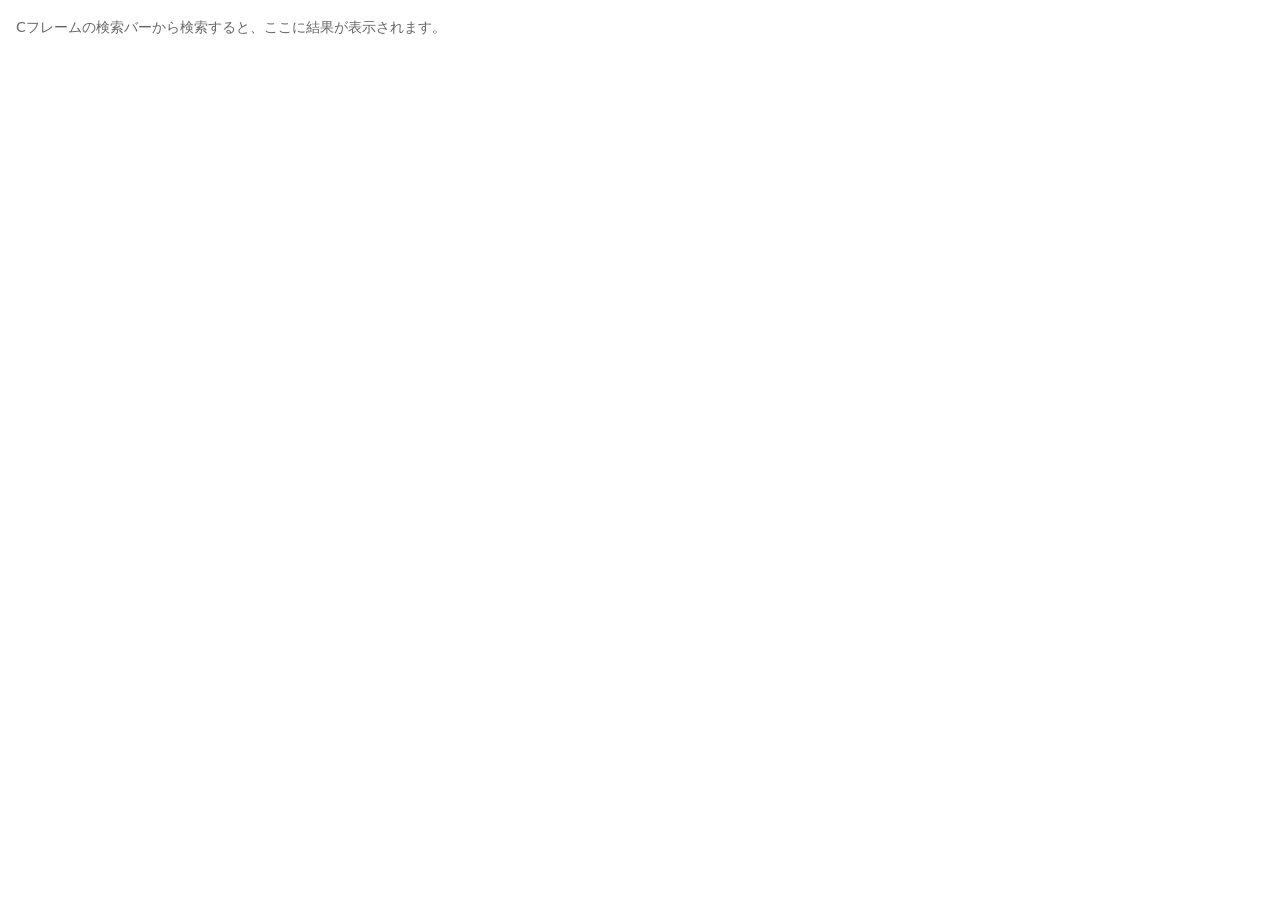
<file: results.html>
<!DOCTYPE html>
<html lang="ja">
<head>
  <meta charset="UTF-8">
  <title>CSE結果専用フレーム（常駐＋内側ビューア）</title>
  <style>
    html,body { height:100%; margin:0; }
    #root { position:relative; height:100%; }
    #resultsWrap { position:absolute; inset:0; overflow:auto; background:#fff; }
    #viewerWrap  { position:absolute; inset:0; display:none; background:#fff; }
    #viewer { width:100%; height:100%; border:0; background:#fff; }
    #backBtn {
      position:absolute; top:10px; left:10px; z-index:10;
      padding:6px 10px; border:0; border-radius:6px;
      color:#fff; background:#2b6cb0; cursor:pointer;
    }
    .note { font:14px/1.6 system-ui,-apple-system,Segoe UI,Roboto,sans-serif; color:#666; padding:16px; }
  </style>

  <script>
    let ready = false;

    // CSE読み込み後に呼ばれる
    window.__gcse = {
      callback: function () {
        if (!(window.google && window.google.search && window.google.search.cse)) return;
        // 結果のみを resultsWrap に描画（検索バーは出さない）
        window.google.search.cse.element.render({
          div: 'cse-results',
          tag: 'searchresults-only',
          gname: 'results'
        });
        ready = true;
        setupLinkHijack(); // 初期化後にリンクのフックを準備
        console.log('[CSE iframe] ready');
      }
    };

    // 親からの検索指示（常に受け取れる：このページは遷移しない）
    window.addEventListener('message', function (ev) {
      const data = ev.data || {};
      if (data.type === 'search' && typeof data.query === 'string') {
        // 新しい検索が来たら viewer を閉じて結果リストに戻す
        showResults();
        if (!ready) {
          console.warn('CSE not ready yet');
          return;
        }
        const el = window.google.search.cse.element.getElement('results');
        if (el) el.execute(data.query);
      }
    });

    // リンクを「新しいタブ」や「このページ自体の遷移」にせず、内側viewerへ表示
    function setupLinkHijack() {
      const resultsWrap = document.getElementById('resultsWrap');

      const openInViewer = (href) => {
        const viewerWrap = document.getElementById('viewerWrap');
        const viewer = document.getElementById('viewer');
        viewer.src = href;
        viewerWrap.style.display = 'block';
      };

      // 結果DOMは検索実行のたびに変わるので MutationObserver で監視
      const mo = new MutationObserver(() => {
        // CSEが生成した a に click ハンドラを差し込む
        resultsWrap.querySelectorAll('a').forEach(a => {
          if (a.__hijacked) return; // 二重付与防止
          a.__hijacked = true;
          a.addEventListener('click', (e) => {
            const href = a.getAttribute('href');
            if (!href || href.startsWith('javascript:')) return;
            e.preventDefault();
            openInViewer(href);        // ← 内側 iframe に表示
          }, { capture: true });
          // 念のため target を消しておく（_blankなどを無効化）
          if (a.hasAttribute('target')) a.removeAttribute('target');
        });
      });

      mo.observe(resultsWrap, { childList: true, subtree: true });
    }

    function showResults() {
      document.getElementById('viewerWrap').style.display = 'none';
      // viewer の履歴を切りたい場合は src を空に戻す（任意）
      const viewer = document.getElementById('viewer');
      try { viewer.contentWindow.location.replace('about:blank'); } catch(_) {}
      viewer.removeAttribute('src');
    }

    function backFromViewer() {
      showResults();
    }
  </script>

  <!-- ★あなたの cx を設定（必須） -->
  <script async src="https://cse.google.com/cse.js?cx=96d88e787f9fc4659"></script>
  <link rel="stylesheet" href="./css/common-scroll.css">
</head>
<body>
  <div id="root">
    <!-- 検索結果リスト -->
    <div id="resultsWrap">
      <div id="cse-results">
        <div class="note">Cフレームの検索バーから検索すると、ここに結果が表示されます。</div>
      </div>
    </div>

    <!-- クリック先ページを内側iframeで表示（results.html自体は遷移しない） -->
    <div id="viewerWrap">
      <button id="backBtn" onclick="backFromViewer()">← 検索結果へ戻る</button>
      <iframe id="viewer" title="Result Page Viewer"></iframe>
    </div>
  </div>
</body>
</html>
</file>
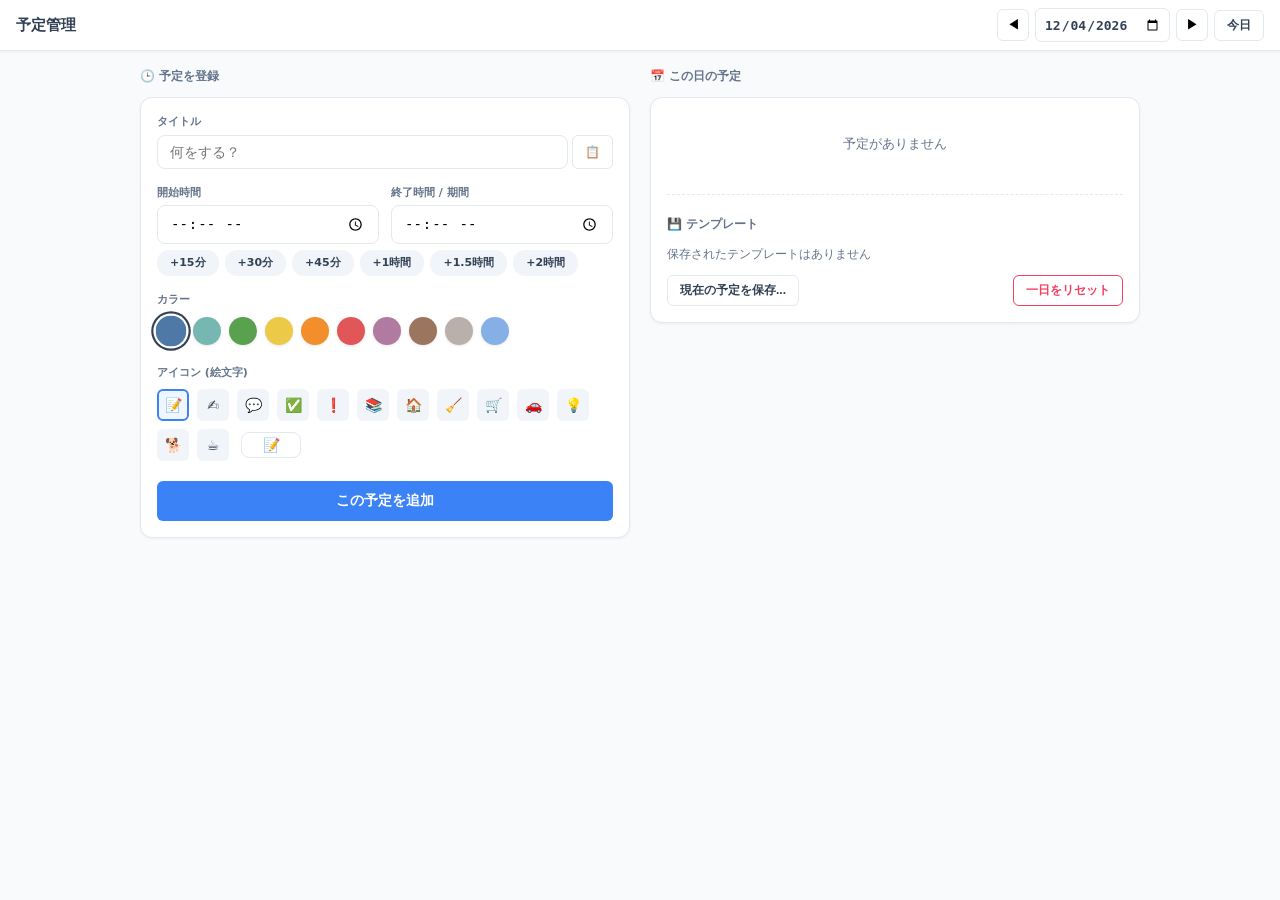
<file: schedule.html>
<!DOCTYPE html>
<html lang="ja">
<head>
<meta charset="UTF-8" />
<meta name="viewport" content="width=device-width,initial-scale=1" />
<title>予定入力 - WorkSpace</title>
<style>
  /* ───────── CSS: スタイリッシュ＆コンパクト ───────── */
  :root {
    --bg: #f8fafc; --card: #ffffff; --border: #e2e8f0;
    --text-main: #334155; --text-sub: #64748b;
    --accent: #3b82f6; --accent-light: #eff6ff; --danger: #f43f5e;
  }

  body {
    margin: 0; background: var(--bg); color: var(--text-main);
    font: 14px/1.5 system-ui, -apple-system, sans-serif;
  }

  header {
    position: sticky; top: 0; z-index: 100;
    background: rgba(255,255,255,0.95); backdrop-filter: blur(8px);
    border-bottom: 1px solid var(--border);
    padding: 8px 16px; display: flex; align-items: center; gap: 12px;
    box-shadow: 0 1px 3px rgba(0,0,0,0.05);
  }
  header h1 { font-size: 15px; margin: 0; font-weight: 700; flex-shrink: 0; }
  
  .date-nav { margin-left: auto; display: flex; align-items: center; gap: 6px; }
  .nav-btn {
    width: 32px; height: 32px; border: 1px solid var(--border);
    border-radius: 6px; background: #fff; cursor: pointer; transition: 0.2s;
  }
  .nav-btn:hover { background: #f1f5f9; }
  input[type="date"] {
    height: 32px; padding: 0 8px; border: 1px solid var(--border);
    border-radius: 6px; font-size: 13px; color: var(--text-main); font-weight: 600;
  }

  main {
    max-width: 1000px; margin: 0 auto; padding: 16px;
    display: grid; grid-template-columns: 1fr 1fr; gap: 20px;
  }
  @media (max-width: 768px) { main { grid-template-columns: 1fr; } }

  .section-title {
    font-size: 12px; font-weight: 700; color: var(--text-sub);
    text-transform: uppercase; margin-bottom: 12px; display: flex; align-items: center; gap: 6px;
  }

  .card {
    background: var(--card); border: 1px solid var(--border);
    border-radius: 12px; padding: 16px; box-shadow: 0 1px 3px rgba(0,0,0,0.05);
  }

  .form-group { margin-bottom: 16px; position: relative; }
  label { display: block; font-size: 11px; font-weight: 700; color: var(--text-sub); margin-bottom: 4px; }
  .input-text, select {
    width: 100%; padding: 8px 12px; border: 1px solid var(--border);
    border-radius: 8px; font-size: 14px; box-sizing: border-box; transition: 0.2s; background: #fff;
  }
  .input-text:focus, select:focus { border-color: var(--accent); outline: none; }

  /* チップ */
  .chip-container { display: flex; flex-wrap: wrap; gap: 6px; margin-top: 6px; }
  .chip {
    padding: 4px 12px; border-radius: 12px; background: #f1f5f9;
    font-size: 11px; font-weight: 600; cursor: pointer; transition: 0.2s; border: 1px solid transparent; color: var(--text-main);
  }
  .chip:hover { background: var(--accent); color: #fff; border-color: var(--accent); }

  /* サジェスト（TODO・履歴） */
  .suggest-box {
    position: absolute; z-index: 1000; background: #fff;
    border: 1px solid var(--border); border-radius: 8px;
    box-shadow: 0 10px 25px -5px rgba(0,0,0,0.15);
    max-height: 250px; overflow-y: auto; display: none; width: 100%; top: 60px;
  }
  .suggest-item { padding: 10px 12px; font-size: 12px; font-weight: 600; cursor: pointer; border-bottom: 1px solid #f8fafc; transition: 0.2s; }
  .suggest-item:hover { background: var(--accent-light); color: var(--accent); }

  /* カラー＆アイコンパレット */
  .palette { display: flex; gap: 8px; flex-wrap: wrap; align-items: center; padding: 4px 0; }
  .swatch {
    width: 24px; height: 24px; border-radius: 50%; cursor: pointer;
    box-shadow: 0 1px 3px rgba(0,0,0,0.1); transition: 0.2s; border: 2px solid transparent;
  }
  .swatch.active { box-shadow: 0 0 0 2px #fff, 0 0 0 4px var(--text-main); transform: scale(1.1); }

  .swatch-icon {
    width: 28px; height: 28px; border-radius: 6px; cursor: pointer;
    display: flex; align-items: center; justify-content: center;
    background: #f1f5f9; font-size: 14px; transition: 0.2s; border: 2px solid transparent;
  }
  .swatch-icon:hover { background: #e2e8f0; }
  .swatch-icon.active { border-color: var(--accent); background: var(--accent-light); }

  /* リスト */
  .schedule-list { display: flex; flex-direction: column; gap: 8px; }
  .item-row {
    display: flex; align-items: center; padding: 8px 10px;
    background: #fdfdfd; border: 1px solid var(--border); border-radius: 8px; transition: 0.2s;
  }
  /* クリック編集用のホバーエフェクト */
  .item-clickable { display: flex; align-items: center; gap: 10px; flex: 1; min-width: 0; cursor: pointer; border-radius: 4px; transition: 0.2s; }
  .item-clickable:hover { opacity: 0.7; }
  
  .item-time { font-size: 12px; font-weight: 700; color: var(--text-main); min-width: 80px; }
  .item-body { flex: 1; min-width: 0; }
  .item-title { font-weight: 700; font-size: 13px; white-space: nowrap; overflow: hidden; text-overflow: ellipsis; }
  
  .item-delete { color: var(--text-sub); cursor: pointer; font-size: 16px; padding: 4px 8px; transition: 0.2s; margin-left: 4px; }
  .item-delete:hover { color: var(--danger); }

  /* ボタン */
  .tpl-actions { display: flex; gap: 6px; margin-top: 12px; }
  .btn {
    padding: 6px 12px; border-radius: 6px; font-size: 12px; font-weight: 600;
    cursor: pointer; border: 1px solid var(--border); background: #fff; transition: 0.2s; color: var(--text-main);
  }
  .btn-primary { background: var(--accent); color: #fff; border: none; }
  .btn-danger { color: var(--danger); border-color: var(--danger); }
  .btn:hover { opacity: 0.8; }

  /* ダイアログ（テンプレート保存用） */
  dialog {
    border: none; border-radius: 12px; box-shadow: 0 10px 25px rgba(0,0,0,0.15);
    padding: 20px; width: 320px; max-width: 90%; background: #fff; color: var(--text-main);
  }
  dialog::backdrop { background: rgba(0, 0, 0, 0.4); backdrop-filter: blur(2px); }
</style>
</head>
<body>

<header>
  <h1>予定管理</h1>
  <div class="date-nav">
    <button class="nav-btn" id="prevDay">◀</button>
    <input type="date" id="targetDate">
    <button class="nav-btn" id="nextDay">▶</button>
    <button class="btn" id="goToday">今日</button>
  </div>
</header>

<main>
  <section>
    <div class="section-title">🕒 予定を登録</div>
    <div class="card">
      <div class="form-group">
        <label>タイトル</label>
        <div style="display:flex; gap:4px;">
          <input type="text" id="titleInput" class="input-text" placeholder="何をする？" autocomplete="off">
          <button class="btn" id="btnShowTodo" title="TODOから選択">📋</button>
        </div>
        <div id="suggestBox" class="suggest-box"></div>
      </div>

      <div class="form-group">
        <div style="display:grid; grid-template-columns: 1fr 1fr; gap:12px;">
          <div>
            <label>開始時間</label>
            <input type="time" id="startTime" class="input-text">
          </div>
          <div>
            <label>終了時間 / 期間</label>
            <input type="time" id="endTime" class="input-text">
          </div>
        </div>
        <div class="chip-container">
          <span class="chip" onclick="addDuration(15)">+15分</span>
          <span class="chip" onclick="addDuration(30)">+30分</span>
          <span class="chip" onclick="addDuration(45)">+45分</span>
          <span class="chip" onclick="addDuration(60)">+1時間</span>
          <span class="chip" onclick="addDuration(90)">+1.5時間</span>
          <span class="chip" onclick="addDuration(120)">+2時間</span>
        </div>
      </div>

<div class="form-group">
        <label>カラー</label>
        <div class="palette" id="colorPalette">
          <div class="swatch active" data-color="#4e79a7" style="background:#4e79a7;" title="ブルー"></div>
          <div class="swatch" data-color="#76b7b2" style="background:#76b7b2;" title="グリーンブルー"></div>
          <div class="swatch" data-color="#59a14f" style="background:#59a14f;" title="グリーン"></div>
          <div class="swatch" data-color="#edc948" style="background:#edc948;" title="イエロー"></div>
          <div class="swatch" data-color="#f28e2b" style="background:#f28e2b;" title="オレンジ"></div>
          <div class="swatch" data-color="#e15759" style="background:#e15759;" title="レッド"></div>
          <div class="swatch" data-color="#b07aa1" style="background:#b07aa1;" title="ラベンダー"></div>
          <div class="swatch" data-color="#9c755f" style="background:#9c755f;" title="ブラウン"></div>
          <div class="swatch" data-color="#bab0ab" style="background:#bab0ab;" title="グレー"></div>
          <div class="swatch" data-color="#86b0e5" style="background:#86b0e5;" title="シアン"></div>
        </div>
        <input type="hidden" id="colorInput" value="#4e79a7">
      </div>

      <div class="form-group">
        <label>アイコン (絵文字)</label>
        <div class="palette" id="iconPalette">
          <div class="swatch-icon active" data-icon="📝">📝</div>
          <div class="swatch-icon" data-icon="✍️">✍️</div>
          <div class="swatch-icon" data-icon="💬">💬</div>
          <div class="swatch-icon" data-icon="✅">✅</div>
          <div class="swatch-icon" data-icon="❗">❗</div>
          <div class="swatch-icon" data-icon="📚">📚</div>
          <div class="swatch-icon" data-icon="🏠">🏠</div>
          <div class="swatch-icon" data-icon="🧹">🧹</div>
          <div class="swatch-icon" data-icon="🛒">🛒</div>
          <div class="swatch-icon" data-icon="🚗">🚗</div>
          <div class="swatch-icon" data-icon="💡">💡</div>
          <div class="swatch-icon" data-icon="🐕">🐕</div>
          <div class="swatch-icon" data-icon="☕">☕</div>
          <input type="text" id="iconInput" class="input-text" placeholder="手入力" value="📝" style="width: 60px; text-align: center; padding: 4px 8px; margin-left: 4px;">
        </div>
      </div>

      <div style="display:flex; gap:8px; margin-top:8px;">
        <button id="btnCancelEdit" class="btn" style="display:none; height:40px;">キャンセル</button>
        <button id="btnSave" class="btn btn-primary" style="flex:1; height:40px; font-size:14px;">この予定を追加</button>
      </div>
    </div>
  </section>

  <section>
    <div class="section-title">📅 この日の予定</div>
    <div class="card">
      <div id="scheduleList" class="schedule-list"></div>
      
      <hr style="border:0; border-top:1px dashed var(--border); margin:20px 0;">
      
      <div class="section-title">💾 テンプレート</div>
      <div id="templateList" class="chip-container"></div>
      <div class="tpl-actions">
        <button class="btn" id="btnOpenTplDialog">現在の予定を保存...</button>
        <button class="btn btn-danger" id="btnResetDay" style="margin-left:auto;">一日をリセット</button>
      </div>
    </div>
  </section>
</main>

<dialog id="tplDialog">
  <div style="font-size:14px; font-weight:700; margin-bottom:16px;">テンプレートを保存</div>
  <div class="form-group">
    <label>既存のテンプレートから選んで上書き</label>
    <select id="tplExisting" class="input-text" style="margin-bottom:12px;">
      <option value="">-- 新規作成 --</option>
    </select>
    <label>テンプレート名</label>
    <input type="text" id="tplNameInput" class="input-text" placeholder="例：平日ルーティン">
  </div>
  <div style="display:flex; justify-content:flex-end; gap:8px; margin-top:20px;">
    <button class="btn" id="btnCancelTpl">キャンセル</button>
    <button class="btn btn-primary" id="btnSaveTpl">保存する</button>
  </div>
</dialog>

<script>
  /* ───────── JS: ロジック ───────── */
  (function() {
    const KEYS = { SCHEDULE: 'schedulesV1', TEMPLATE: 'scheduleTemplatesV1', TODOS: 'todosV1' };
    let currentDate = new Date();
    let editingId = null; 

    const el = {
      date: document.getElementById('targetDate'),
      list: document.getElementById('scheduleList'),
      title: document.getElementById('titleInput'),
      start: document.getElementById('startTime'),
      end: document.getElementById('endTime'),
      icon: document.getElementById('iconInput'),
      colorInput: document.getElementById('colorInput'),
      suggest: document.getElementById('suggestBox'),
      tplContainer: document.getElementById('templateList'),
      tplDialog: document.getElementById('tplDialog'),
      tplExisting: document.getElementById('tplExisting'),
      tplNameInput: document.getElementById('tplNameInput'),
      btnSave: document.getElementById('btnSave'),
      btnCancelEdit: document.getElementById('btnCancelEdit')
    };

    function ymd(d) { return d.getFullYear() + '-' + ('0' + (d.getMonth() + 1)).slice(-2) + '-' + ('0' + d.getDate()).slice(-2); }

    function safeGetData(key, fallback) {
      try {
        const raw = localStorage.getItem(key);
        if (!raw) return fallback;
        const parsed = JSON.parse(raw);
        if (Array.isArray(fallback) && !Array.isArray(parsed)) return fallback;
        if (!Array.isArray(fallback) && typeof parsed !== 'object') return fallback;
        return parsed;
      } catch (e) { return fallback; }
    }

    function getSchedules() { return safeGetData(KEYS.SCHEDULE, {}); }
    function setSchedules(data) { localStorage.setItem(KEYS.SCHEDULE, JSON.stringify(data)); notify(); }
    function notify() { if (window.opener) { try { window.opener.postMessage({ type: 'SCHEDULE_SYNC' }, '*'); } catch(e){} } }

    function init() {
      if (!el.date) return;
      el.date.value = ymd(currentDate);
      renderAll();

      el.date.addEventListener('change', (e) => { currentDate = new Date(e.target.value); cancelEdit(); renderAll(); });
      document.getElementById('prevDay').onclick = () => { moveDate(-1); cancelEdit(); };
      document.getElementById('nextDay').onclick = () => { moveDate(1); cancelEdit(); };
      document.getElementById('goToday').onclick = () => { currentDate = new Date(); el.date.value = ymd(currentDate); cancelEdit(); renderAll(); };
      
      el.btnSave.onclick = saveEntry;
      el.btnCancelEdit.onclick = cancelEdit; 
      document.getElementById('btnResetDay').onclick = resetDay;
      document.getElementById('btnShowTodo').onclick = toggleTodoSuggest;
      
      el.title.addEventListener('focus', showHistory);
      document.addEventListener('click', (e) => { 
        if (!e.target.closest('.form-group')) el.suggest.style.display = 'none'; 
      });

      // カラーパレットの選択処理
      document.querySelectorAll('.swatch').forEach(sw => {
        sw.addEventListener('click', function() {
          document.querySelectorAll('.swatch').forEach(s => s.classList.remove('active'));
          this.classList.add('active');
          el.colorInput.value = this.getAttribute('data-color');
        });
      });

      // アイコンパレットの選択処理
      document.querySelectorAll('.swatch-icon').forEach(sw => {
        sw.addEventListener('click', function() {
          document.querySelectorAll('.swatch-icon').forEach(s => s.classList.remove('active'));
          this.classList.add('active');
          el.icon.value = this.getAttribute('data-icon');
        });
      });

      el.icon.addEventListener('input', function() {
        document.querySelectorAll('.swatch-icon').forEach(s => s.classList.remove('active'));
      });

      // テンプレート保存ダイアログのイベント
      document.getElementById('btnOpenTplDialog').onclick = openTplDialog;
      document.getElementById('btnCancelTpl').onclick = () => el.tplDialog.close();
      document.getElementById('btnSaveTpl').onclick = confirmSaveTemplate;
      el.tplExisting.addEventListener('change', function() {
        el.tplNameInput.value = this.value;
      });
    }

    function moveDate(n) {
      currentDate.setDate(currentDate.getDate() + n);
      el.date.value = ymd(currentDate);
      renderAll();
    }

    function renderAll() {
      renderList();
      renderTemplates();
    }

    function renderList() {
      const day = el.date.value;
      const db = getSchedules();
      const dayData = Array.isArray(db[day]) ? db[day] : [];
      
      dayData.sort((a,b) => (a.start || '').localeCompare(b.start || ''));

      if (dayData.length === 0) {
        el.list.innerHTML = '<div style="color:var(--text-sub); text-align:center; padding:20px 0; font-size:13px;">予定がありません</div>';
        return;
      }

      el.list.innerHTML = '';
      dayData.forEach((item) => {
        const row = document.createElement('div');
        row.className = 'item-row';
        row.style.borderLeft = `4px solid ${item.color || '#3b82f6'}`; // デフォルトカラーもブルーに戻す
        
        row.innerHTML = `
          <div class="item-clickable" onclick="editEntry('${item.id}')" title="クリックして編集">
            <div class="item-time">${item.start || '--:--'} 〜 ${item.end || '--:--'}</div>
            <div class="item-body">
              <div class="item-title">${item.icon || ''} ${item.title || '(無題)'}</div>
            </div>
          </div>
          <div class="item-delete" onclick="deleteEntry('${item.id}')" title="削除">×</div>
        `;
        el.list.appendChild(row);
      });
    }

    window.editEntry = (id) => {
      const day = el.date.value;
      const db = getSchedules();
      const dayData = Array.isArray(db[day]) ? db[day] : [];
      const item = dayData.find(i => i.id == id);
      if (!item) return;

      editingId = id;
      el.title.value = item.title || '';
      el.start.value = item.start || '';
      el.end.value = item.end || '';
      el.icon.value = item.icon || '';
      el.colorInput.value = item.color || '#3b82f6';

      // カラーパレットの選択状態を更新
      document.querySelectorAll('.swatch').forEach(s => {
        s.classList.remove('active');
        if(s.getAttribute('data-color') === el.colorInput.value) s.classList.add('active');
      });

      // アイコンパレットの選択状態を更新
      document.querySelectorAll('.swatch-icon').forEach(s => {
        s.classList.remove('active');
        if(s.getAttribute('data-icon') === el.icon.value) s.classList.add('active');
      });

      el.btnSave.textContent = 'この予定を更新';
      el.btnCancelEdit.style.display = 'inline-block';
    };

    function cancelEdit() {
      editingId = null;
      el.title.value = '';
      el.start.value = '';
      el.end.value = '';
      el.btnSave.textContent = 'この予定を追加';
      el.btnCancelEdit.style.display = 'none';
    }

    function saveEntry() {
      const title = el.title.value.trim();
      if (!title || !el.start.value) return alert('タイトルと開始時間を入力してください');

      const day = el.date.value;
      const db = getSchedules();
      if (!Array.isArray(db[day])) db[day] = [];

      if (editingId) {
        const idx = db[day].findIndex(i => i.id == editingId);
        if (idx > -1) {
          db[day][idx] = {
            ...db[day][idx],
            title,
            start: el.start.value,
            end: el.end.value || el.start.value,
            icon: el.icon.value,
            color: el.colorInput.value
          };
        }
      } else {
        db[day].push({
          title,
          start: el.start.value,
          end: el.end.value || el.start.value,
          icon: el.icon.value,
          color: el.colorInput.value,
          id: Date.now()
        });
      }

      setSchedules(db);
      cancelEdit(); 
      renderList();
    }

    window.deleteEntry = (id) => {
      const day = el.date.value;
      const db = getSchedules();
      if (Array.isArray(db[day])) {
        db[day] = db[day].filter(item => item.id != id);
        setSchedules(db);
      }
      if (editingId == id) cancelEdit();
      renderList();
    };

    function resetDay() {
      if (!confirm('今日一日の予定をすべて削除しますか？')) return;
      const day = el.date.value;
      const db = getSchedules();
      delete db[day];
      setSchedules(db);
      cancelEdit();
      renderList();
    }

    window.addDuration = (min) => {
      if (!el.start.value) return;
      const [h, m] = el.start.value.split(':').map(Number);
      const date = new Date();
      date.setHours(h, m + min);
      el.end.value = ('0' + date.getHours()).slice(-2) + ':' + ('0' + date.getMinutes()).slice(-2);
    };

    function showHistory() {
      const db = getSchedules();
      const titles = new Set();
      Object.values(db).forEach(dayArr => {
        if (Array.isArray(dayArr)) dayArr.forEach(s => { if(s && s.title) titles.add(s.title); });
      });
      
      if (titles.size === 0) return;
      el.suggest.innerHTML = '';
      
      Array.from(titles).slice(-10).reverse().forEach(t => {
        const div = document.createElement('div');
        div.className = 'suggest-item';
        div.textContent = t;
        div.onclick = () => { el.title.value = t; el.suggest.style.display = 'none'; };
        el.suggest.appendChild(div);
      });
      el.suggest.style.display = 'block';
    }

function toggleTodoSuggest() {
      const todos = safeGetData(KEYS.TODOS, []);
      
      // ▼ ここを追加：目標・課題（バックログ）のデータを取得
      const backlogData = safeGetData('D_BACKLOG_V1', { issues: [] });
      const issues = Array.isArray(backlogData.issues) ? backlogData.issues : [];
      
      const leaves = [];

      // 1. TODOの抽出
      todos.forEach(root => {
        if (!root) return;
        if (!root.subtasks || root.subtasks.length === 0) {
          if (!root.done) leaves.push({ title: root.title || '(無題)', icon: root.icon || '📝' });
          return;
        }

        const subMap = {};
        const parentIds = new Set();
        root.subtasks.forEach(s => {
          subMap[s.id] = s;
          if (s.parentSubId) parentIds.add(s.parentSubId);
        });

        root.subtasks.forEach(s => {
          if (!parentIds.has(s.id) && !s.done) {
            let fullTitle = s.title || '(無題)';
            let curr = s;
            while(curr.parentSubId && subMap[curr.parentSubId]) {
              curr = subMap[curr.parentSubId];
              fullTitle = (curr.title || '(無題)') + '_' + fullTitle;
            }
            fullTitle = (root.title || '(無題)') + '_' + fullTitle;
            leaves.push({ title: fullTitle, icon: root.icon || '📝' });
          }
        });
      });

      // 2. 目標・課題の抽出
      const parentIssueIds = new Set(issues.map(i => i.parentId).filter(Boolean));
      issues.forEach(issue => {
        // 同期オン(syncTodo: true)、未完了、未アーカイブ、かつ子タスクを持たない末端タスクを抽出
        if (issue.syncTodo && issue.status !== 'done' && issue.status !== 'omit' && !issue.isArchived) {
          if (!parentIssueIds.has(issue.id)) {
            let fullTitle = issue.title || '(無題)';
            let curr = issue;
            // 親課題のタイトルを遡って繋げる
            while(curr.parentId) {
              const parent = issues.find(p => p.id === curr.parentId);
              if (parent) {
                fullTitle = (parent.title || '(無題)') + '_' + fullTitle;
                curr = parent;
              } else {
                break;
              }
            }
            // 判別しやすいように [目標] を付け、アイコンを的にする
            fullTitle = '[目標] ' + fullTitle;
            leaves.push({ title: fullTitle, icon: '🎯' });
          }
        }
      });
      
      // サジェストボックスの描画
      el.suggest.innerHTML = '<div style="padding:8px; font-weight:700; font-size:11px; color:var(--text-sub); background:#f8fafc;">TODO・目標から選択 (未完了の末端タスク)</div>';
      
      if(leaves.length === 0) {
        el.suggest.innerHTML += '<div class="suggest-item" style="color:var(--text-sub)">選択できるタスクはありません</div>';
      } else {
        leaves.forEach(t => {
          const div = document.createElement('div');
          div.className = 'suggest-item';
          div.textContent = t.icon + ' ' + t.title;
          div.onclick = () => { 
            el.title.value = t.title; 
            el.icon.value = t.icon; 
            
            // アイコンパレットの選択状態を更新
            document.querySelectorAll('.swatch-icon').forEach(s => {
              s.classList.remove('active');
              if(s.getAttribute('data-icon') === t.icon) s.classList.add('active');
            });

            el.suggest.style.display = 'none'; 
          };
          el.suggest.appendChild(div);
        });
      }
      el.suggest.style.display = 'block';
    }

    function openTplDialog() {
      const dayData = Array.isArray(getSchedules()[el.date.value]) ? getSchedules()[el.date.value] : [];
      if (dayData.length === 0) return alert('保存する予定がありません');

      const tpls = safeGetData(KEYS.TEMPLATE, {});
      el.tplExisting.innerHTML = '<option value="">-- 新規作成 --</option>';
      Object.keys(tpls).forEach(name => {
        const opt = document.createElement('option');
        opt.value = name;
        opt.textContent = name;
        el.tplExisting.appendChild(opt);
      });
      
      el.tplNameInput.value = '';
      el.tplDialog.showModal();
    }

    function confirmSaveTemplate() {
      const name = el.tplNameInput.value.trim();
      if (!name) return alert('テンプレート名を入力してください');
      
      const dayData = Array.isArray(getSchedules()[el.date.value]) ? getSchedules()[el.date.value] : [];
      const tpls = safeGetData(KEYS.TEMPLATE, {});
      
      if (tpls[name] && !confirm(`「${name}」は既に存在します。上書きしますか？`)) return;

      tpls[name] = dayData.map(d => ({ ...d, id: undefined })); 
      localStorage.setItem(KEYS.TEMPLATE, JSON.stringify(tpls));
      renderTemplates();
      el.tplDialog.close();
    }

    function renderTemplates() {
      const tpls = safeGetData(KEYS.TEMPLATE, {});
      el.tplContainer.innerHTML = '';
      
      const keys = Object.keys(tpls);
      if(keys.length === 0) {
        el.tplContainer.innerHTML = '<span style="font-size:12px; color:var(--text-sub);">保存されたテンプレートはありません</span>';
        return;
      }

      keys.forEach(name => {
        const span = document.createElement('span');
        span.className = 'chip';
        span.textContent = name;
        span.title = "左クリックで反映 / 右クリックで削除";
        
        span.onclick = () => {
          if (!confirm(`テンプレート「${name}」を今日の予定に反映しますか？（現在の予定に追加されます）`)) return;
          const db = getSchedules();
          const currentData = Array.isArray(db[el.date.value]) ? db[el.date.value] : [];
          const tplData = Array.isArray(tpls[name]) ? JSON.parse(JSON.stringify(tpls[name])).map(d => ({ ...d, id: Date.now() + Math.random() })) : [];
          
          db[el.date.value] = currentData.concat(tplData);
          setSchedules(db);
          renderList();
        };
        
        span.oncontextmenu = (e) => {
          e.preventDefault();
          if (confirm(`テンプレート「${name}」を削除しますか？`)) {
            delete tpls[name];
            localStorage.setItem(KEYS.TEMPLATE, JSON.stringify(tpls));
            renderTemplates();
          }
        };
        
        el.tplContainer.appendChild(span);
      });
    }

    init();
  })();
</script>
</body>
</html>
</file>
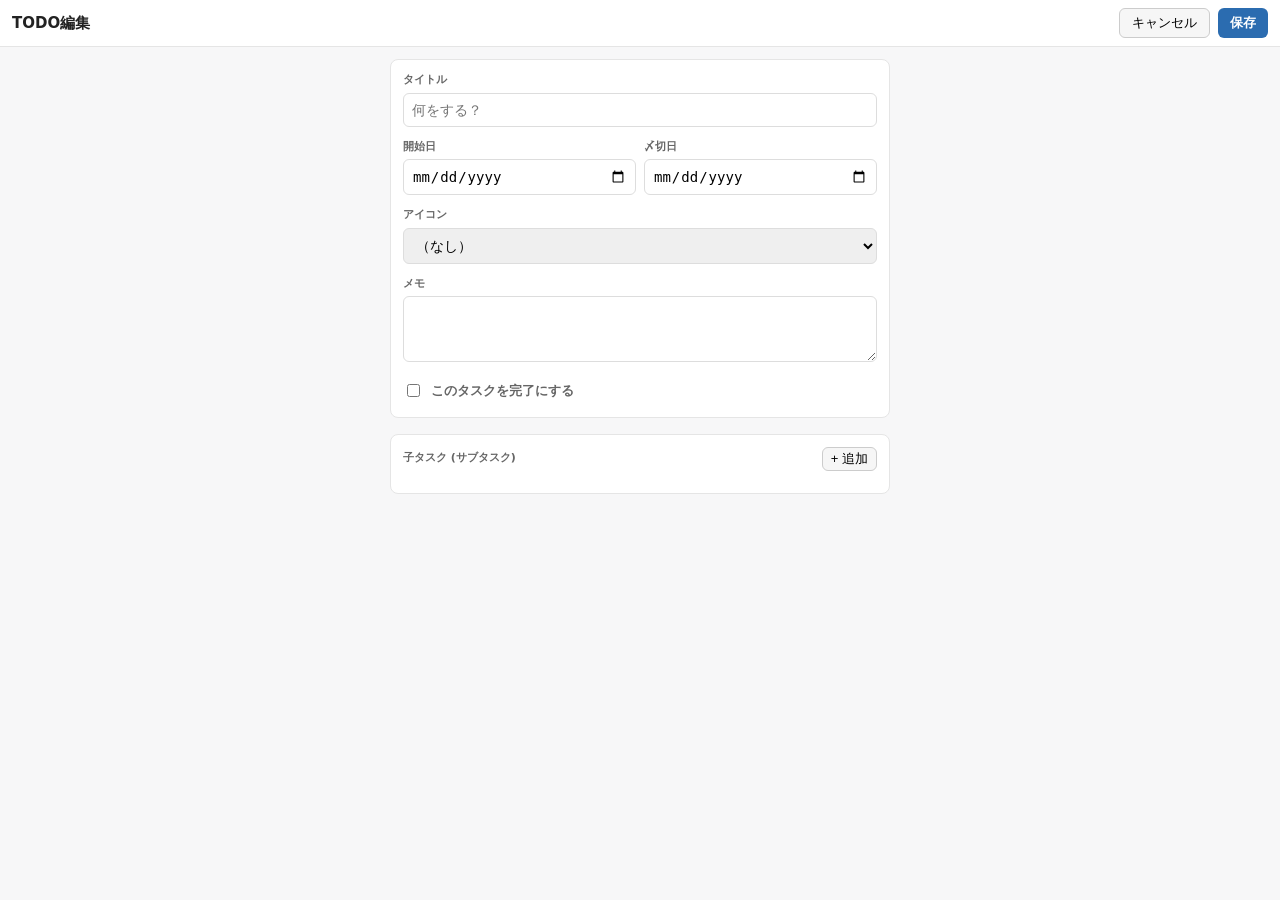
<file: todo.html>
<!DOCTYPE html>
<html lang="ja">
<head>
  <meta charset="UTF-8" />
  <meta name="viewport" content="width=device-width,initial-scale=1" />
  <title>TODO編集</title>
  <link rel="stylesheet" href="./css/todo-edit.css">
</head>
<body>

  <header>
    <h1>TODO編集</h1>
    <button class="btn btn-danger" id="btnDelete">削除</button>
    <button class="btn" id="btnCancel">キャンセル</button>
    <button class="btn btn-primary" id="btnSave">保存</button>
  </header>

  <main>
    <section class="section">
      <div class="form-group">
        <label>タイトル</label>
        <input type="text" id="tmTitle" placeholder="何をする？">
      </div>
      <div class="row">
        <div class="form-group" style="flex:1">
          <label>開始日</label>
          <input type="date" id="tmStart">
        </div>
        <div class="form-group" style="flex:1">
          <label>〆切日</label>
          <input type="date" id="tmDue">
        </div>
      </div>
      <div class="form-group">
        <label>アイコン</label>
        <select id="tmIcon">
          <option value="">（なし）</option>
          <option>✍️</option><option>📝</option><option>💬</option>
          <option>✅</option><option>❗</option><option>📚</option>
          <option>🏠</option><option>🧹</option><option>🛒</option>
          <option>🚗</option><option>💡</option>
        </select>
      </div>
      <div class="form-group">
        <label>メモ</label>
        <textarea id="tmMemo" rows="3"></textarea>
      </div>
      <label style="display:flex; align-items:center; gap:8px; font-size:13px;">
        <input type="checkbox" id="tmDone"> このタスクを完了にする
      </label>
    </section>

    <section class="section">
      <div style="display:flex; justify-content:space-between; align-items:center; margin-bottom:10px;">
        <label style="margin:0">子タスク (サブタスク)</label>
        <button class="btn" id="btnAddSub" style="height:24px; padding:0 8px">+ 追加</button>
      </div>
      <div id="subList"></div>
    </section>
  </main>

  <script src="./js/todo-edit.js"></script>
</body>
</html>
</file>
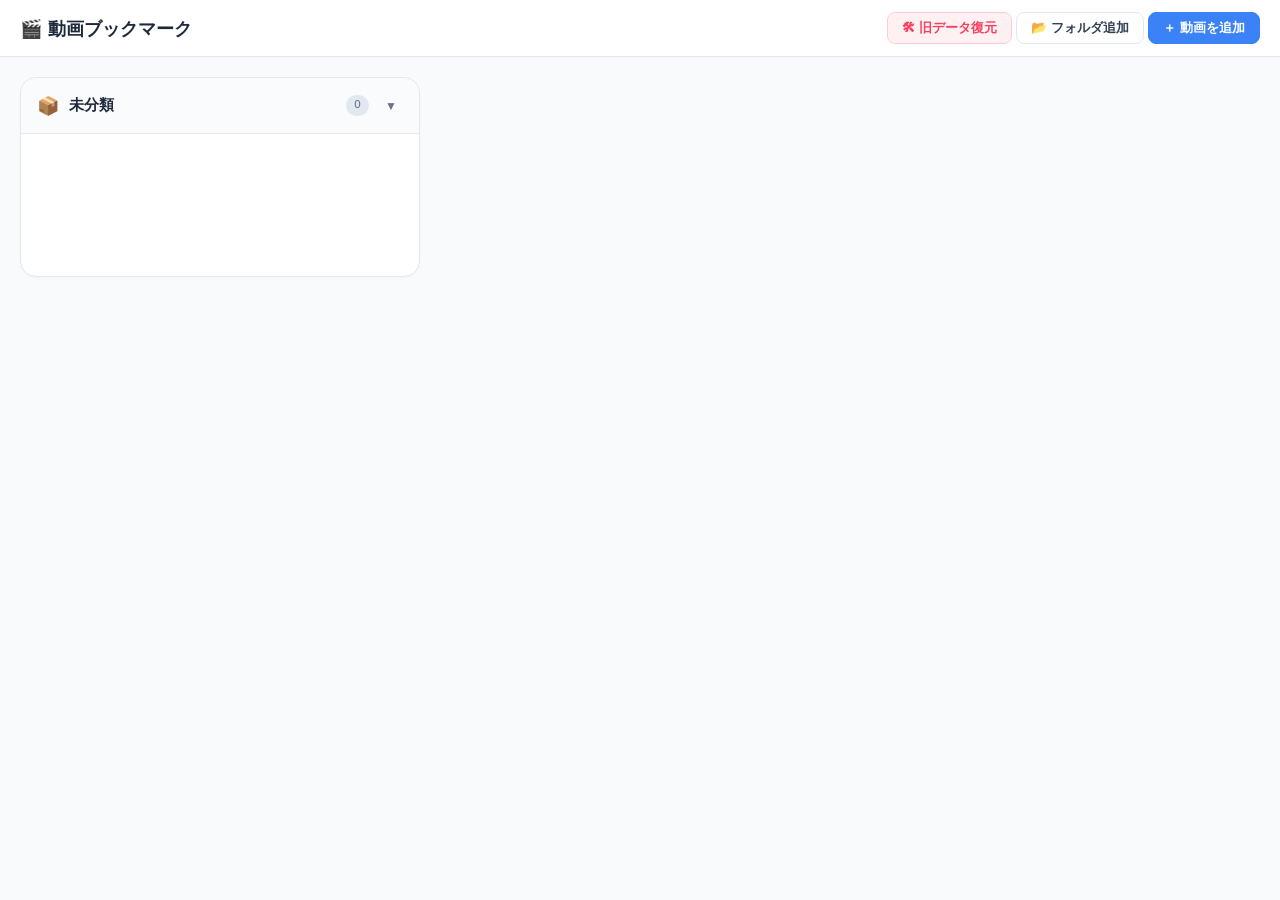
<file: video-bookmarks.html>
<!DOCTYPE html>
<html lang="ja">
<head>
<meta charset="UTF-8" />
<title>動画ブックマーク管理</title>
<meta name="viewport" content="width=device-width, initial-scale=1" />
<style>
  :root {
    --bg: #f8fafc; --card: #ffffff; --line: #e2e8f0; --text: #334155;
    --muted: #64748b; --accent: #3b82f6; --danger: #f43f5e;
  }
  * { box-sizing: border-box; }
  body { 
    margin: 0; font-family: system-ui, -apple-system, sans-serif; 
    background: var(--bg); color: var(--text); font-size: 14px; line-height: 1.5;
  }

  header {
    position: sticky; top: 0; z-index: 100;
    background: rgba(255, 255, 255, 0.95); backdrop-filter: blur(8px);
    border-bottom: 1px solid var(--line); padding: 12px 20px;
    display: flex; gap: 12px; align-items: center; flex-wrap: wrap;
    box-shadow: 0 1px 3px rgba(0,0,0,0.02);
  }
  header h1 { font-size: 18px; margin: 0; font-weight: 800; color: #1e293b; }
  .spacer { flex: 1; }

  .btn {
    appearance: none; border: 1px solid var(--line); background: var(--card);
    border-radius: 8px; padding: 6px 14px; font-size: 13px; font-weight: 600;
    cursor: pointer; color: var(--text); transition: 0.2s;
    display: inline-flex; align-items: center; gap: 6px;
  }
  .btn:hover { background: var(--bg); border-color: #cbd5e1; }
  .btn.primary { background: var(--accent); color: #fff; border-color: var(--accent); }
  .btn.primary:hover { background: #2563eb; box-shadow: 0 4px 12px rgba(59, 130, 246, 0.2); }
  .btn.warning { color: var(--danger); border-color: #fecdd3; background: #fff1f2; }
  .btn.warning:hover { background: #ffe4e6; border-color: #fda4af; }

  main { padding: 20px; max-width: 1400px; margin: 0 auto; }

  .folder-grid {
    display: grid; grid-template-columns: repeat(auto-fill, minmax(340px, 1fr)); gap: 20px;
    min-height: 200px; /* グリッドへのドロップエリアを確保 */
  }

  /* フォルダカードの基本スタイル */
  .folder-card {
    background: var(--card); border: 1px solid var(--line); border-radius: 16px;
    display: flex; flex-direction: column; box-shadow: 0 2px 4px rgba(0,0,0,0.02);
    transition: transform 0.2s, box-shadow 0.2s, opacity 0.2s;
  }
  
  /* ドラッグ中のフォルダのスタイル */
  .folder-card.dragging {
    opacity: 0.6;
    border: 2px dashed var(--accent);
    box-shadow: 0 10px 30px rgba(59, 130, 246, 0.15);
    transform: scale(0.98);
    z-index: 50;
  }

  /* サブフォルダ（入れ子）のスタイル */
  .folder-card.sub-folder {
    margin: 6px 0; border: 1px solid #cbd5e1; box-shadow: none; background: #f8fafc; border-radius: 10px;
  }
  .folder-card.sub-folder .folder-head {
    padding: 8px 12px; background: transparent; border-bottom: 1px dashed var(--line); border-radius: 0;
  }
  .folder-card.sub-folder .folder-title { font-size: 13px; font-weight: 700; color: #475569; }

  .folder-head {
    padding: 14px 16px; border-bottom: 1px solid var(--line);
    display: flex; align-items: center; gap: 6px;
    background: #fafbfc; border-radius: 16px 16px 0 0;
    cursor: grab; /* ドラッグ可能であることを示す */
    transition: background 0.2s;
  }
  .folder-head:active { cursor: grabbing; }
  .folder-head:hover { background: #f1f5f9; }
  
  .folder-icon { font-size: 18px; margin-right: 4px; pointer-events: none; }
  .folder-title { font-weight: 800; flex: 1; font-size: 15px; color: #1e293b; pointer-events: none; }
  .folder-count { font-size: 11px; color: var(--muted); background: var(--line); padding: 2px 8px; border-radius: 999px; margin-right: 4px; pointer-events: none; }
  
  /* ★ 折りたたみボタンのスタイル追加 */
  .folder-card.collapsed .item-list { display: none !important; }
  .folder-card.collapsed .toggle-collapse { transform: rotate(-90deg); }
  .toggle-collapse { 
    transition: transform 0.2s cubic-bezier(0.4, 0, 0.2, 1); 
    font-size: 10px; width: 24px; height: 24px; 
    display: flex; align-items: center; justify-content: center;
    color: #64748b;
  }
  .toggle-collapse:hover { background: #e2e8f0; color: #1e293b; }

  .f-ctrl-btn { background: transparent; border: none; cursor: pointer; padding: 4px; border-radius: 4px; transition: 0.2s; font-size: 12px; }
  .f-ctrl-btn:hover { background: #e2e8f0; color: var(--accent); }
  .f-ctrl-btn.del { color: var(--muted); }
  .f-ctrl-btn.del:hover { background: #ffe4e6; color: var(--danger); }

  .item-list { min-height: 40px; padding: 10px; display: flex; flex-direction: column; gap: 6px; }

  /* ドロップエリアのハイライト */
  .item-list.drag-over {
    background: #f0f7ff;
    border-radius: 8px;
    box-shadow: inset 0 0 0 2px var(--accent);
  }

  .video-item {
    display: flex; align-items: center; gap: 10px; padding: 8px 12px; background: var(--card);
    border: 1px solid var(--line); border-radius: 10px; cursor: grab; transition: border 0.2s, box-shadow 0.2s;
  }
  .video-item:hover { border-color: var(--accent); box-shadow: 0 2px 8px rgba(0,0,0,0.05); z-index: 10;}
  .video-item:active { cursor: grabbing; }
  .video-item.dragging { opacity: 0.4; border-style: dashed; }

  .v-title { flex: 1; font-weight: 600; font-size: 13px; white-space: nowrap; overflow: hidden; text-overflow: ellipsis; pointer-events: none; }
  .v-edit { opacity: 0; color: var(--muted); cursor: pointer; padding: 4px; border-radius: 4px; }
  .video-item:hover .v-edit { opacity: 1; }
  .v-edit:hover { background: var(--line); color: var(--accent); }

  dialog {
    border: 0; border-radius: 16px; padding: 0; width: 90%; max-width: 450px;
    box-shadow: 0 20px 40px rgba(0,0,0,0.2);
  }
  dialog::backdrop { background: rgba(15, 23, 42, 0.5); backdrop-filter: blur(4px); }
  .dlg-content { padding: 24px; }
  .dlg-content h3 { margin: 0 0 20px 0; font-size: 18px; font-weight: 800; }
  
  .field { margin-bottom: 16px; }
  .field label { display: block; font-size: 12px; font-weight: 700; color: var(--muted); margin-bottom: 6px; }
  .field input, .field select {
    width: 100%; padding: 10px 12px; border: 1px solid var(--line); border-radius: 8px;
    font-size: 14px; background: var(--bg); transition: 0.2s;
  }
  .field input:focus { outline: none; border-color: var(--accent); background: #fff; box-shadow: 0 0 0 3px rgba(59, 130, 246, 0.1); }
  .dlg-btns { display: flex; gap: 10px; justify-content: flex-end; margin-top: 24px; }
</style>
</head>
<body>

<header>
  <h1>🎬 動画ブックマーク</h1>
  <div class="spacer"></div>
  <div class="toolbar">
    <button class="btn warning" id="recoverBtn" title="消えてしまった過去のデータを復元します">🛠 旧データ復元</button>
    <button class="btn" id="addFolderBtn">📂 フォルダ追加</button>
    <button class="btn primary" id="addVideoBtn">＋ 動画を追加</button>
  </div>
</header>

<main>
  <div class="folder-grid" id="folderGrid"></div>
</main>

<dialog id="editModal">
  <div class="dlg-content">
    <h3 id="modalTitle">動画を登録</h3>
    <div class="field">
      <label>URL (YouTube動画 または 再生リスト)</label>
      <input type="text" id="inUrl" placeholder="https://www.youtube.com/...">
    </div>
    <div class="field">
      <label>タイトル <span style="font-weight:normal; font-size:10px;">(空欄の場合は自動取得します)</span></label>
      <input type="text" id="inTitle" placeholder="動画のタイトル">
    </div>
    <div class="field">
      <label>アイコン (動画: 📺 / リスト: 🗃️ など)</label>
      <input type="text" id="inIcon" value="📺">
    </div>
    <div class="field">
      <label>保存先フォルダ</label>
      <select id="inFolder"></select>
    </div>
    <div class="dlg-btns">
      <button class="btn" id="btnDel" style="color:var(--danger); border-color:var(--danger); margin-right:auto;">削除</button>
      <button class="btn" id="btnCancel">キャンセル</button>
      <button class="btn primary" id="btnSave">保存する</button>
    </div>
  </div>
</dialog>

<script>
const KEY = 'D_VID_V2';

function loadV2(){
  let d = { folders:[], root:{ items:[], collapsed: false } };
  try { const s = localStorage.getItem(KEY); if(s) d = JSON.parse(s); } catch(e){}
  return d;
}
function saveV2(d){ 
  localStorage.setItem(KEY, JSON.stringify(d)); 
  notifyParent();
}
function notifyParent() {
  try { window.parent.postMessage({ type: 'D_VIDEOS_UPDATED' }, '*'); } catch(e){}
}

// フォルダを階層構造（ツリー）に変換
function buildFolderTree(folders) {
  const map = {};
  const roots = [];
  folders.forEach(f => map[f.id] = { ...f, children: [] });
  folders.forEach(f => {
    if (f.parentId && map[f.parentId]) map[f.parentId].children.push(map[f.id]);
    else roots.push(map[f.id]);
  });
  return roots;
}

const grid = document.getElementById('folderGrid');
let draggedItemEl = null;

function render(){
  const data = loadV2();
  grid.innerHTML = '';
  
  // 未分類フォルダ
  grid.appendChild(createFolderCard('root', '未分類', data.root.items || [], '📦', data.root, 0));
  
  // カスタムフォルダ（ツリー描画）
  const tree = buildFolderTree(data.folders);
  tree.forEach(node => { 
    grid.appendChild(createFolderCard(node.id, node.name, node.items || [], '📂', node, 0)); 
  });
}

// ★ フォルダの開閉状態を切り替えるグローバル関数
window.toggleFolder = function(e, id, forceState = null) {
  if (e) e.stopPropagation();
  const card = document.querySelector(`.folder-card[data-id="${id}"]`);
  if (card) {
    let willCollapse = !card.classList.contains('collapsed');
    if (forceState !== null) willCollapse = forceState;
    
    if (willCollapse) card.classList.add('collapsed');
    else card.classList.remove('collapsed');

    const data = loadV2();
    if (id === 'root') {
      if (!data.root) data.root = {items:[]};
      data.root.collapsed = willCollapse;
    } else {
      const f = data.folders.find(x => x.id === id);
      if (f) f.collapsed = willCollapse;
    }
    saveV2(data);
  }
};

function createFolderCard(id, name, items, iconEmoji, nodeObj, depth){
  const card = document.createElement('div');
  card.className = 'folder-card' + (depth > 0 ? ' sub-folder' : '');
  card.dataset.id = id;

  // ★ 状態を読み取って最初から反映
  const isCollapsed = nodeObj ? !!nodeObj.collapsed : false;
  if (isCollapsed) card.classList.add('collapsed');

  const btnsHTML = id !== 'root' ? `
    <button class="f-ctrl-btn toggle-collapse" onclick="toggleFolder(event, '${id}')" title="開閉">▼</button>
    <button class="f-ctrl-btn" onclick="addSubFolder('${id}')" title="サブフォルダを追加">➕📂</button>
    <button class="f-ctrl-btn" onclick="renameFolder('${id}', '${name}')" title="名前を変更">✎</button>
    <button class="f-ctrl-btn del" onclick="deleteFolder('${id}', '${name}')" title="フォルダを削除">🗑️</button>
  ` : `
    <button class="f-ctrl-btn toggle-collapse" onclick="toggleFolder(event, 'root')" title="開閉">▼</button>
  `;

  card.innerHTML = `
    <div class="folder-head">
      <span class="folder-icon">${iconEmoji}</span>
      <span class="folder-title">${name}</span>
      <span class="folder-count">${items.length}</span>
      ${btnsHTML}
    </div>
    <div class="item-list" data-folder="${id}"></div>
  `;

  // ★ ドラッグ時に折りたたまれたフォルダの上で少し待つと自動で開く機能
  let expandTimer = null;
  card.addEventListener('dragenter', (e) => {
     if (card.classList.contains('collapsed') && draggedItemEl && !card.contains(draggedItemEl)) {
         if (!expandTimer) {
             expandTimer = setTimeout(() => {
                 window.toggleFolder(null, id, false); // 強制展開
             }, 800); // 0.8秒ホバーで開く
         }
     }
  });
  card.addEventListener('dragleave', () => {
     if (expandTimer) { clearTimeout(expandTimer); expandTimer = null; }
  });
  card.addEventListener('drop', () => {
     if (expandTimer) { clearTimeout(expandTimer); expandTimer = null; }
  });

  // ★ フォルダ自体のドラッグ＆ドロップ設定（root以外）
  if (id !== 'root') {
    card.draggable = true;
    card.ondragstart = (e) => {
      if (e.target !== card) return; // 中の要素がドラッグされた場合は無視
      draggedItemEl = card;
      e.dataTransfer.effectAllowed = 'move';
      e.dataTransfer.setData('text/plain', id);
      e.stopPropagation(); // 親フォルダのドラッグ発火を防ぐ
      setTimeout(() => card.classList.add('dragging'), 0);
    };
    card.ondragend = (e) => {
      if (e.target !== card) return;
      card.classList.remove('dragging');
      draggedItemEl = null;
      document.querySelectorAll('.drag-over').forEach(c => c.classList.remove('drag-over'));
      saveOrderFromDOM();
      e.stopPropagation();
    };
  }

  const list = card.querySelector('.item-list');
  
  // 中身の動画アイテム
  items.forEach(v => {
    const el = document.createElement('div');
    el.className = 'video-item';
    el.draggable = true;
    el.dataset.id = v.id;
    el.innerHTML = `
      <span>${v.icon || '📺'}</span>
      <span class="v-title">${v.title || '(無題)'}</span>
      <span class="v-edit" onclick="openEdit('${v.id}')">✎</span>
    `;
    
    el.ondragstart = (e) => {
      draggedItemEl = el;
      e.dataTransfer.effectAllowed = 'move';
      e.dataTransfer.setData('text/plain', v.id);
      e.stopPropagation();
      setTimeout(() => el.classList.add('dragging'), 0);
    };
    
    el.ondragend = (e) => {
      el.classList.remove('dragging');
      draggedItemEl = null;
      document.querySelectorAll('.drag-over').forEach(c => c.classList.remove('drag-over'));
      saveOrderFromDOM();
      e.stopPropagation();
    };
    
    list.appendChild(el);
  });

  // サブフォルダの再帰的描画
  if (nodeObj && nodeObj.children && nodeObj.children.length > 0) {
    nodeObj.children.forEach(child => {
      list.appendChild(createFolderCard(child.id, child.name, child.items || [], '📁', child, depth + 1));
    });
  }

  // ★ フォルダ内リスト領域へのドロップ処理
  list.ondragover = (e) => {
    e.preventDefault();
    e.stopPropagation(); 
    if (!draggedItemEl) return;
    
    // 自分自身や、自分の子孫フォルダの中にはドロップできない（無限ループ防止）
    if (draggedItemEl === card || draggedItemEl.contains(list)) return;
    
    // root（未分類）フォルダの中にフォルダは入れられない仕様
    if (id === 'root' && draggedItemEl.classList.contains('folder-card')) return;

    list.classList.add('drag-over');

    const afterElement = getDragAfterElement(list, e.clientY);
    if (afterElement == null) {
      list.appendChild(draggedItemEl);
    } else {
      list.insertBefore(draggedItemEl, afterElement);
    }
  };

  list.ondragleave = (e) => {
    e.stopPropagation();
    list.classList.remove('drag-over');
  };
  
  list.ondrop = (e) => {
    e.preventDefault();
    e.stopPropagation();
    list.classList.remove('drag-over');
  };

  return card;
}

// リスト内のどこに挿入すべきかを計算
function getDragAfterElement(container, y) {
  // 動画アイテムとサブフォルダの両方を判定対象にする
  const draggableElements = [...container.querySelectorAll(':scope > .video-item:not(.dragging), :scope > .folder-card:not(.dragging)')];
  return draggableElements.reduce((closest, child) => {
    const box = child.getBoundingClientRect();
    const offset = y - box.top - box.height / 2;
    if (offset < 0 && offset > closest.offset) {
      return { offset: offset, element: child };
    } else {
      return closest;
    }
  }, { offset: Number.NEGATIVE_INFINITY }).element;
}

// ★ トップレベルのグリッド（大枠）へのドロップ処理
grid.ondragover = (e) => {
  e.preventDefault();
  if (!draggedItemEl) return;
  // フォルダのみトップレベルへ移動可能（動画は必ずフォルダ内に入る）
  if (draggedItemEl.classList.contains('video-item')) return;
  if (draggedItemEl.contains(grid)) return;

  const target = e.target.closest('.folder-card');
  // rootの前には置けない
  if (target && target.dataset.id === 'root') return;

  if (target && target.parentElement === grid && target !== draggedItemEl) {
    const box = target.getBoundingClientRect();
    // グリッドレイアウトなので大まかにマウス位置の左右で前・後ろを判定
    if (e.clientX < box.left + box.width / 2) {
      grid.insertBefore(draggedItemEl, target);
    } else {
      if (target.nextSibling) {
        grid.insertBefore(draggedItemEl, target.nextSibling);
      } else {
        grid.appendChild(draggedItemEl);
      }
    }
  } else if (e.target === grid) {
    grid.appendChild(draggedItemEl);
  }
};


// ★ 画面のDOMツリー構造からデータを完全再構築して保存する最強ロジック
function saveOrderFromDOM() {
  const oldData = loadV2();
  
  // 既存のすべてのデータをMapに退避
  const allVideos = new Map();
  oldData.root.items.forEach(i => allVideos.set(i.id, i));
  oldData.folders.forEach(f => f.items.forEach(i => allVideos.set(i.id, i)));
  
  const allFolders = new Map();
  oldData.folders.forEach(f => allFolders.set(f.id, { ...f, parentId: null, items: [] }));

  // ★ 状態をそのまま引き継いで保存
  const newData = { root: { items: [], collapsed: !!oldData.root.collapsed }, folders: [] };

  // 再帰的にDOMリストをパースする関数
  function parseItemList(listEl, currentFolderId) {
    const children = Array.from(listEl.children);
    children.forEach(child => {
      const id = child.dataset.id;
      if (child.classList.contains('video-item')) {
        const video = allVideos.get(id);
        if (video) {
          if (currentFolderId === 'root') {
            newData.root.items.push(video);
          } else {
            const f = allFolders.get(currentFolderId);
            if (f) f.items.push(video);
          }
        }
      } else if (child.classList.contains('folder-card')) {
        const folder = allFolders.get(id);
        if (folder) {
          // 所属しているフォルダのIDを親に設定
          folder.parentId = currentFolderId === 'root' ? null : currentFolderId;
          newData.folders.push(folder);
          
          // さらに奥のサブ階層をパース
          const subList = child.querySelector(':scope > .item-list');
          if (subList) parseItemList(subList, id);
        }
      }
    });
  }

  // 1. 未分類(root)の中身をパース
  const rootList = document.querySelector('.folder-card[data-id="root"] > .item-list');
  if (rootList) parseItemList(rootList, 'root');

  // 2. その他のトップレベルフォルダをパース
  const topFolders = document.querySelectorAll('#folderGrid > .folder-card:not([data-id="root"])');
  topFolders.forEach(topEl => {
    const id = topEl.dataset.id;
    const folder = allFolders.get(id);
    if (folder) {
      folder.parentId = null; // トップレベルなので親なし
      newData.folders.push(folder);
      
      const subList = topEl.querySelector(':scope > .item-list');
      if (subList) parseItemList(subList, id);
    }
  });

  saveV2(newData);
  render();
}

// フォルダ追加系
document.getElementById('addFolderBtn').onclick = () => {
  const n = prompt('新しいトップフォルダ名を入力してください');
  if(!n) return;
  const data = loadV2();
  data.folders.push({ id:'f_'+Date.now(), name:n, parentId: null, items:[], collapsed: false });
  saveV2(data); render();
};

window.addSubFolder = function(parentId) {
  const n = prompt('サブフォルダ名を入力してください');
  if(!n) return;
  const data = loadV2();
  data.folders.push({ id:'f_'+Date.now(), name:n, parentId: parentId, items:[], collapsed: false });
  saveV2(data); render();
};

window.renameFolder = function(id, oldName) {
  const newName = prompt('新しいフォルダ名を入力してください', oldName);
  if (newName && newName.trim() && newName !== oldName) {
    const data = loadV2();
    const f = data.folders.find(x => x.id === id);
    if (f) { f.name = newName.trim(); saveV2(data); render(); }
  }
};

window.deleteFolder = function(id, name) {
  if (confirm(`フォルダ「${name}」を削除しますか？\n※中に入っている動画やサブフォルダの動画はすべて「未分類」へ移動します。`)) {
    const data = loadV2();
    
    // 削除対象のサブツリーに含まれる全フォルダIDを収集
    const toDeleteIds = new Set([id]);
    let added = true;
    while(added) {
      added = false;
      data.folders.forEach(f => {
        if(f.parentId && toDeleteIds.has(f.parentId) && !toDeleteIds.has(f.id)) {
          toDeleteIds.add(f.id); added = true;
        }
      });
    }

    // アイテムを未分類へ吸い上げ
    data.folders.forEach(f => {
      if (toDeleteIds.has(f.id) && f.items && f.items.length > 0) {
        data.root.items.push(...f.items);
      }
    });

    // フォルダ削除
    data.folders = data.folders.filter(f => !toDeleteIds.has(f.id));
    saveV2(data); render();
  }
};

// --- 動画登録・編集 ---
let editingId = null;
const modal = document.getElementById('editModal');

function updateFolderSelectOptions(selectEl, data) {
  selectEl.innerHTML = '<option value="root">未分類</option>';
  function buildOptions(nodes, depth, prefix) {
    nodes.forEach(n => {
      const indent = '　'.repeat(depth);
      const opt = document.createElement('option');
      opt.value = n.id;
      opt.textContent = indent + (depth > 0 ? '└ ' : '') + n.name;
      selectEl.appendChild(opt);
      if (n.children.length > 0) buildOptions(n.children, depth + 1, prefix + n.name + ' > ');
    });
  }
  buildOptions(buildFolderTree(data.folders), 0, '');
}

window.openEdit = function(id = null){
  editingId = id;
  const data = loadV2();
  const sel = document.getElementById('inFolder');
  updateFolderSelectOptions(sel, data);

  if(id){
    document.getElementById('modalTitle').textContent = '動画を編集';
    document.getElementById('btnDel').style.display = 'block';
    const loc = findVideo(data, id);
    if(loc){
      document.getElementById('inTitle').value = loc.item.title;
      document.getElementById('inUrl').value = loc.item.url;
      document.getElementById('inIcon').value = loc.item.icon || '📺';
      document.getElementById('inFolder').value = loc.from;
    }
  } else {
    document.getElementById('modalTitle').textContent = '動画を登録';
    document.getElementById('btnDel').style.display = 'none';
    document.getElementById('inTitle').value = '';
    document.getElementById('inUrl').value = '';
    document.getElementById('inIcon').value = '📺';
  }
  modal.showModal();
};

document.getElementById('btnSave').onclick = async () => {
  let title = document.getElementById('inTitle').value.trim();
  const url = document.getElementById('inUrl').value.trim();
  let icon = document.getElementById('inIcon').value.trim();
  const folder = document.getElementById('inFolder').value;
  const btnSave = document.getElementById('btnSave');
  
  if(!url) return alert('URLを入力してください');

  const isPlaylist = url.includes('list=');
  if (icon === '' || icon === '📺' || icon === '🎞️') {
    icon = isPlaylist ? '🗃️' : '📺';
  }

  if (!title) {
    btnSave.textContent = 'タイトル取得中...';
    btnSave.disabled = true;

    try {
      if (url.includes('v=') || url.includes('youtu.be/')) {
        const res = await fetch('https://noembed.com/embed?url=' + encodeURIComponent(url));
        const json = await res.json();
        if (json.title) title = json.title;
        else throw new Error('noembed failed');
      } else {
        throw new Error('playlist url'); 
      }
    } catch (e) {
      try {
        const res = await fetch('https://api.microlink.io/?url=' + encodeURIComponent(url));
        const json = await res.json();
        if (json.status === 'success' && json.data && json.data.title) {
          title = json.data.title.replace(/ - YouTube/gi, '').trim();
        } else {
          throw new Error('microlink failed');
        }
      } catch (err) {
        try {
          const proxyUrl = `https://api.allorigins.win/raw?url=${encodeURIComponent(url)}`;
          const res = await fetch(proxyUrl);
          const html = await res.text();
          
          const decodeHTML = (h) => {
            const txt = document.createElement('textarea');
            txt.innerHTML = h; return txt.value;
          };

          const ogMatch = html.match(/<meta\s+(?:property|name)="og:title"\s+content="([^"]+)"/i);
          const titleMatch = html.match(/<title>(.*?)<\/title>/i);

          if (ogMatch && ogMatch[1]) {
            title = decodeHTML(ogMatch[1]);
          } else if (titleMatch && titleMatch[1]) {
            title = decodeHTML(titleMatch[1].replace(/ - YouTube/gi, '').trim());
          }
          
          if (!title || title === 'YouTube' || title === 'Before you continue to YouTube') {
            title = isPlaylist ? 'YouTube 再生リスト' : '無題の動画';
          }
        } catch (err2) {
          title = isPlaylist ? 'YouTube 再生リスト' : '無題の動画';
        }
      }
    }
    btnSave.textContent = '保存する';
    btnSave.disabled = false;
  }

  const data = loadV2();
  if(editingId) removeVideo(data, editingId);
  
  const newItem = { id: editingId || 'v_'+Date.now(), title, url, icon };
  if(folder === 'root') data.root.items.push(newItem);
  else {
    const f = data.folders.find(x=>x.id===folder);
    if(f) f.items.push(newItem);
  }

  saveV2(data); modal.close(); render();
};

document.getElementById('btnDel').onclick = () => {
  if(!confirm('削除してよろしいですか？')) return;
  const data = loadV2();
  removeVideo(data, editingId);
  saveV2(data); modal.close(); render();
};

document.getElementById('btnCancel').onclick = () => modal.close();
document.getElementById('addVideoBtn').onclick = () => openEdit();

function findVideo(data, vid){
  const rIdx = data.root.items.findIndex(x=>x.id===vid);
  if(rIdx>=0) return { item:data.root.items[rIdx], from:'root' };
  for(const f of data.folders){
    const i = (f.items||[]).findIndex(x=>x.id===vid);
    if(i>=0) return { item:f.items[i], from:f.id };
  }
  return null;
}
function removeVideo(data, vid){
  const rIdx = data.root.items.findIndex(x=>x.id===vid);
  if(rIdx>=0) data.root.items.splice(rIdx,1);
  else {
    for(const f of data.folders){
      const i = (f.items||[]).findIndex(x=>x.id===vid);
      if(i>=0) { f.items.splice(i,1); break; }
    }
  }
}

// 復元ロジック
document.getElementById('recoverBtn').onclick = () => {
  const data = loadV2();
  let recoveredCount = 0;
  for (let i = 0; i < localStorage.length; i++) {
    const k = localStorage.key(i);
    if (k === KEY) continue;
    try {
      const val = JSON.parse(localStorage.getItem(k));
      if (Array.isArray(val) && val.length > 0 && val[0].url) {
        val.forEach(v => {
          if (!data.root.items.find(x => x.url === v.url)) {
            data.root.items.push({
              id: 'v_' + Math.random().toString(36).slice(2),
              title: v.title || '(無題)',
              url: v.url,
              icon: v.icon || '📺'
            });
            recoveredCount++;
          }
        });
      }
    } catch(e) {}
  }
  if (recoveredCount > 0) {
    saveV2(data); render();
    alert(`${recoveredCount}件の過去の動画ブックマークを発見し、「未分類」フォルダに復元しました！`);
  } else {
    alert('復元できる過去のデータが見つかりませんでした。');
  }
};

render();
</script>
</body>
</html>
</file>
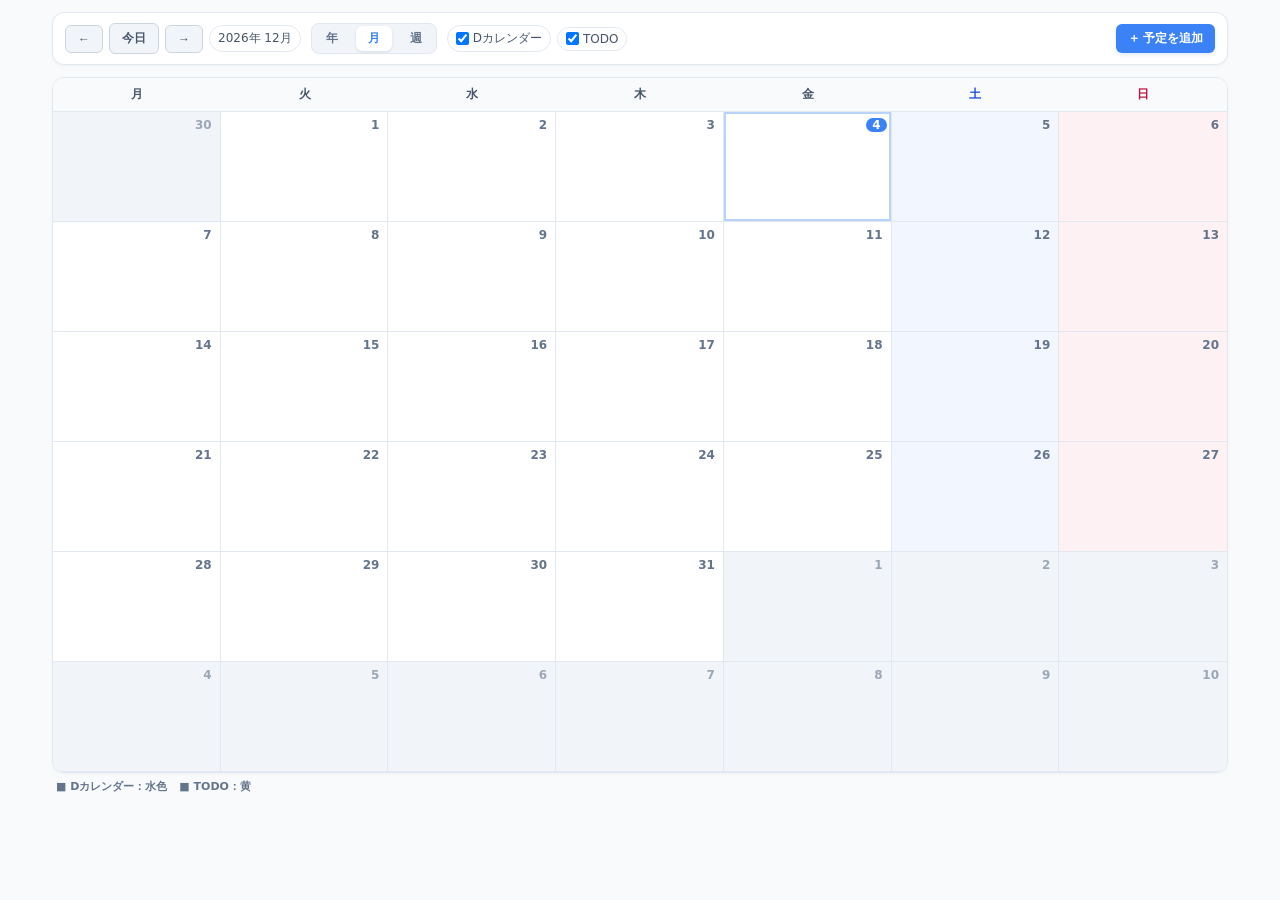
<file: d/calendar.html>
<!DOCTYPE html>
<html lang="ja">
<head>
<meta charset="UTF-8" />
<meta name="viewport" content="width=device-width,initial-scale=1" />
<title>Dカレンダー</title>
<style>
  /* ───────── カレンダー モダンUI ───────── */
  :root {
    --scale: 1; /* URLから上書き可能 */
    --bg: #f8fafc; 
    --card: #ffffff; 
    --line: #e2e8f0; 
    --accent: #3b82f6; 
    --muted: #64748b; 
    --text: #334155;
    --cellH: 110px;
    --laneH: 22px;
    --monthBarOffset: 24px;
    --alLaneH: 22px;
  }
  * { box-sizing: border-box; }
  body { 
    margin: 0; 
    color: var(--text); 
    background: var(--bg);
    font-family: system-ui, -apple-system, sans-serif;
    font-size: calc(13px * var(--scale)); 
  }

  .wrap { padding: 12px; max-width: 1200px; margin: 0 auto; }

  /* ========== ツールバー ========== */
  .toolbar {
    display: flex; flex-wrap: wrap; gap: 10px; align-items: center;
    padding: 10px 12px; background: var(--card); 
    border: 1px solid var(--line); border-radius: 12px;
    box-shadow: 0 1px 3px rgba(0,0,0,0.04); margin-bottom: 12px;
  }
  .toolbar .group { display: flex; gap: 6px; align-items: center; }
  
  /* ボタン全般 */
  .btn {
    appearance: none; 
    border: 1px solid #cbd5e1; 
    background: #f1f5f9; 
    color: #475569;
    padding: calc(6px * var(--scale)) calc(12px * var(--scale)); 
    border-radius: calc(6px * var(--scale));
    cursor: pointer; 
    font-size: calc(12px * var(--scale)); 
    font-weight: 600;
    transition: 0.2s;
  }
  .btn:hover { background: #e2e8f0; }
  .btn.primary {
    background: var(--accent); color: #fff; border: none; 
    box-shadow: 0 2px 4px rgba(59,130,246,0.15);
  }
  .btn.primary:hover { background: #2563eb; }

  /* セグメントコントロール風（月・週・年 切替） */
  .seg {
    display: flex; background: #f1f5f9; border: 1px solid #e2e8f0; border-radius: 8px; padding: 2px;
  }
  .seg .btn {
    border: none; background: transparent; border-radius: 6px; 
    padding: calc(4px * var(--scale)) calc(12px * var(--scale));
    color: #64748b; font-weight: 600; box-shadow: none;
  }
  .seg .btn[aria-pressed="true"] {
    background: #fff; color: var(--accent); box-shadow: 0 1px 3px rgba(0,0,0,0.1);
  }
  .seg .btn:hover:not([aria-pressed="true"]) {
    background: #e2e8f0;
  }

  /* バッジ・チェックボックス */
  .badge {
    display: inline-flex; align-items: center; gap: 4px;
    border: 1px solid var(--line); padding: 4px 8px; border-radius: 999px; 
    font-size: 12px; color: #475569; background: #fff; font-weight: 500;
  }
  .badge input { margin: 0; }

  /* カレンダーのグリッド枠 */
  .grid {
    background: var(--card); border: 1px solid var(--line); 
    border-radius: 12px; overflow: hidden; 
    box-shadow: 0 1px 3px rgba(0,0,0,0.04);
  }
  .legend { display: flex; gap: 12px; color: var(--muted); font-size: 11px; font-weight: 600; padding: 0 4px; }

  /* ========== 月ビュー ========== */
  .month-head { display: grid; grid-template-columns: repeat(7,1fr); background: #f8fafc; border-bottom: 1px solid var(--line); }
  .month-head div { padding: 8px; text-align: center; font-weight: 700; color: #475569; font-size: 12px; }
  
  .month-head div:nth-child(6) { color: #1d4ed8; } /* 濃い青 */
  .month-head div:nth-child(7) { color: #be123c; } /* 濃い赤 */

  .month-body { display: grid; grid-template-columns: repeat(7,1fr); grid-auto-rows: var(--cellH); }
  .cell {
    height: var(--cellH); padding-top: calc(6px + var(--monthBarOffset) + var(--laneH) * var(--lanes, 0));
    border-right: 1px solid var(--line); border-bottom: 1px solid var(--line); 
    position: relative; background: #fff; z-index: 1; overflow: auto;
  }
  .cell:nth-child(7n) { border-right: 0; }
  .cell .date { font-size: 12px; font-weight: 600; color: #64748b; position: absolute; top: 6px; right: 8px; }

  /* ★ 月ビューの週末・祝日色を濃く */
  .cell.sat { background-color: rgba(37,99,235, .06); }
  .cell.sun, .cell.holiday { background-color: rgba(225,29,72, .06); }

  /* 今日のセル */
  .cell.today {
    box-shadow: inset 0 0 0 2px rgba(59,130,246,0.35);
  }
  .cell.today .date {
    color: #fff; background: var(--accent); padding: 0 6px; border-radius: 10px; right: 4px;
  }

  .month-body .cell.out { color: #9ca3af; background: #f1f5f9; }
  .month-body .cell.out .event { display: none; }
  .month-body .cell.out .date { opacity: .7; }

  /* ========== 予定カード（月・週） ========== */
  .event {
    font-size: 11px; line-height: 1.2; padding: 4px 6px; margin-top: 2px; border-radius: 6px;
    background: #e0f2fe; color: #0369a1; border: 1px solid #bae6fd; cursor: pointer;
    overflow: hidden; white-space: nowrap; text-overflow: ellipsis;
    transition: 0.1s;
  }
  .event.todo { background: #fef3c7; color: #b45309; border-color: #fde68a; }
  .event:hover { transform: translateY(-1px); filter: brightness(0.95); box-shadow: 0 2px 4px rgba(0,0,0,0.05); }

  .month-wrap { position: relative; }
  .month-bars {
    margin: 1px 2px; position: absolute; inset: 0;
    display: grid; grid-template-columns: repeat(7, 1fr); grid-auto-rows: var(--cellH);
    pointer-events: none; z-index: 2; padding-top: var(--monthBarOffset);
  }
  .month-bars .bar, .week-allday .bar {
    height: calc(var(--laneH) - 4px); margin: 2px; border-radius: 6px;
    font-size: 11px; line-height: calc(var(--laneH) - 6px); padding: 0 6px; 
    background: #e0f2fe; color: #0369a1; border: 1px solid #bae6fd;
    cursor: pointer; pointer-events: auto; position: relative; overflow: visible;
    transition: 0.1s;
  }
  .month-bars .bar.todo, .week-allday .bar.todo {
    background: #fef3c7; color: #b45309; border-color: #fde68a;
  }
  .month-bars .bar:hover, .week-allday .bar:hover {
    filter: brightness(0.95); box-shadow: 0 2px 4px rgba(0,0,0,0.05);
  }
  .month-bars .bar::before, .week-allday .bar::before {
    content: attr(title); position: absolute; top: 0; left: 4px; right: 4px; z-index: 2;
    white-space: nowrap; text-overflow: ellipsis; overflow: hidden; color: inherit; font-weight: 500;
  }

  .subs { position: absolute; left: 0; right: 0; bottom: 2px; height: 4px; z-index: 1; pointer-events: none; }
  .subseg { position: absolute; height: 100%; border-radius: 2px; background: rgba(3,105,161,0.3); border: 1px solid rgba(3,105,161,0.4); }
  .bar.todo .subseg { background: rgba(180,83,9,0.3); border-color: rgba(180,83,9,0.4); }

  /* ========== 週ビュー ========== */
  .week-head {
    display: grid; grid-template-columns: 56px repeat(7,1fr); 
    background: #f8fafc; border-bottom: 1px solid var(--line);
  }
  .week-head .spacer { border-right: 1px solid var(--line); padding: 6px; }
  .week-head .day {
    text-align: center; padding: 6px 4px; border-right: 1px solid var(--line); color: #475569; font-weight: 600;
  }
  .week-head .day:last-child { border-right: 0; }
  .week-head .day .date { font-size: 13px; }
  .week-head .day .dow { display: inline; margin-left: 4px; font-size: 11px; }
  
  /* ★ 週ビューヘッダーの週末・祝日色を濃く */
  .week-head .day.sat { background-color: rgba(37,99,235,.08); color: #1d4ed8; }
  .week-head .day.sun, .week-head .day.holiday { background-color: rgba(225,29,72,.08); color: #be123c; }
  
  .week-head .day.today {
    outline: 2px solid rgba(59,130,246,0.35); outline-offset: -2px;
    background: #eff6ff; border-radius: 6px 6px 0 0;
  }

  .week-allday {
    display: grid; grid-template-columns: 56px repeat(7,1fr); background: #fff; border-bottom: 1px solid var(--line);
  }
  .week-allday .label {
    border-right: 1px solid var(--line); color: #64748b; font-size: 11px; padding: 6px; font-weight: 600; text-align: center;
  }
  .week-allday .tracks { grid-column: 2 / 9; position: relative; height: calc(var(--alLaneH) * var(--alLanes, 0)); }
  .week-allday .grid { position: absolute; inset: 0; display: grid; grid-template-columns: repeat(7,1fr); column-gap: 2px; padding: 2px; }

  .week { display: grid; grid-template-columns: 56px repeat(7,1fr); background: #fff; }
  .week .time {
    border-right: 1px solid var(--line); border-bottom: 1px dashed #e2e8f0; 
    min-height: calc(44px * var(--scale)); padding: 4px; color: #94a3b8; font-size: 11px; text-align: right; font-weight: 500;
  }
  .week .slot {
    border-right: 1px solid var(--line); border-bottom: 1px dashed #e2e8f0; 
    min-height: calc(44px * var(--scale)); position: relative;
  }
  /* ★ 週ビューマスの週末・祝日色を濃く */
  .week .slot.sat { background-color: rgba(37,99,235,.04); }
  .week .slot.sun, .week .slot.holiday { background-color: rgba(225,29,72,.04); }
  .week .slot.today { background: rgba(59,130,246,0.03); }

  .block {
    position: absolute; left: 4px; right: 4px; border-radius: 6px; padding: 4px 6px; font-size: 11px; line-height: 1.2;
    background: #e0f2fe; color: #0369a1; border: 1px solid #bae6fd; overflow: hidden; cursor: pointer;
    box-shadow: 0 1px 2px rgba(0,0,0,0.05); transition: 0.1s;
  }
  .block.todo { background: #fef3c7; color: #b45309; border-color: #fde68a; }
  .block:hover { filter: brightness(0.95); z-index: 10; transform: translateY(-1px); }

/* ========== 年ビュー ========== */
  .year { display: grid; grid-template-columns: repeat(3,1fr); gap: 12px; padding: 12px; }
  .mini { border: 1px solid #cbd5e1; border-radius: 10px; overflow: hidden; background: #fff; box-shadow: 0 1px 3px rgba(0,0,0,0.05); }
  .mini .mh { background: #f1f5f9; padding: 8px; text-align: center; font-weight: 700; color: #1e293b; font-size: 13px; border-bottom: 1px solid #cbd5e1; }
  
  /* ★ 曜日ヘッダーを追加 */
  .mini .m-dow { display: grid; grid-template-columns: repeat(7,1fr); background: #f8fafc; border-bottom: 1px solid #f1f5f9; }
  .mini .m-dow div { text-align: center; font-size: 10px; font-weight: 600; color: #64748b; padding: 4px 0; }
  .mini .m-dow div:nth-child(6) { color: #1d4ed8; } /* 土 */
  .mini .m-dow div:nth-child(7) { color: #be123c; } /* 日 */

  .mini .mb { display: grid; grid-template-columns: repeat(7,1fr); }
  .mini .mb > div {
    height: 28px; border-right: 1px solid #f1f5f9; border-bottom: 1px solid #f1f5f9; position: relative;
    /* ★ 日付を上寄せ、ドット用の隙間を確保 */
    display: flex; flex-direction: column; align-items: center; justify-content: flex-start; padding-top: 4px;
    font-size: 11px; color: #334155; font-weight: 500;
  }
  .mini .mb > div:nth-child(7n) { border-right: 0; }
  
  .mini .mb div.sat { background-color: rgba(37,99,235,.08); color: #1d4ed8; font-weight: 700; }
  .mini .mb div.sun, .mini .mb div.holiday { background-color: rgba(225,29,72,.08); color: #be123c; font-weight: 700; }
  .mini .mb div.out { color: #94a3b8; background: #f8fafc !important; font-weight: 400; opacity: 0.6; }
  .mini .mb div.today { box-shadow: inset 0 0 0 2px rgba(59,130,246,0.5); font-weight: 800; color: #1e40af; }

  /* ★ パッチ（ドット）をマスの下部中央に配置 */
  .year .mini .mb > div .dots { position: absolute; bottom: 3px; left: 0; right: 0; display: flex; justify-content: center; gap: 2px; }
  .year .mini .mb > div .dot { width: 4px; height: 4px; border-radius: 50%; }
  .year .mini .mb > div .dot.dot-local { background: #3b82f6; } 
  .year .mini .mb > div .dot.dot-todo  { background: #f59e0b; }

  /* ========== モーダル（予定追加・編集） ========== */
  dialog {
    border: 0; border-radius: 12px; padding: 0; max-width: 420px; width: calc(100% - 24px); 
    box-shadow: 0 10px 25px -5px rgba(0,0,0,0.2); background: #fff; color: var(--text);
  }
  dialog::backdrop { background: rgba(0,0,0,.4); backdrop-filter: blur(2px); }
  .modal { padding: 20px; }
  .modal h3 { margin: 0 0 16px 0; font-size: 16px; font-weight: 700; color: #1e293b; }
  .row { display: flex; gap: 8px; margin-bottom: 12px; align-items: center; }
  .row label { width: 90px; font-size: 12px; font-weight: 600; color: #64748b; }
  .row input[type="text"], .row input[type="datetime-local"] {
    flex: 1; padding: 8px 10px; border: 1px solid #cbd5e1; border-radius: 6px; 
    font-size: 13px; background: #f8fafc; transition: 0.2s; color: #334155;
  }
  .row input[type="text"]:focus, .row input[type="datetime-local"]:focus {
    background: #fff; border-color: var(--accent); outline: none; box-shadow: 0 0 0 2px rgba(59,130,246,0.1);
  }
  .modal .actions { display: flex; gap: 8px; justify-content: flex-end; margin-top: 20px; padding-top: 16px; border-top: 1px solid var(--line); }
  .modal .actions .btn { padding: 8px 16px; }
  .modal .actions #delBtn { background: #fff1f2; color: #f43f5e; border: 1px solid #fecdd3; }
  .modal .actions #delBtn:hover { background: #ffe4e6; }
  #allDay { transform: scale(1.1); vertical-align: middle; margin-left: 4px; }
</style>
<link rel="stylesheet" href="../css/common-scroll.css">
</head>
<body>
  <div class="wrap">
    <div class="toolbar" role="toolbar" aria-label="カレンダー操作">
      <div class="group">
        <button class="btn" id="prevBtn">←</button>
        <button class="btn" id="todayBtn">今日</button>
        <button class="btn" id="nextBtn">→</button>
        <div class="badge" id="label"></div>
      </div>
      <div class="group seg" role="group" aria-label="ビュー切替">
        <button class="btn" data-view="year" aria-pressed="false">年</button>
        <button class="btn" data-view="month" aria-pressed="true">月</button>
        <button class="btn" data-view="week" aria-pressed="false">週</button>
      </div>
      <div class="group">
        <label class="badge"><input type="checkbox" id="showLocal" checked> Dカレンダー</label>
        <label class="badge"><input type="checkbox" id="showTodo"  checked> TODO</label>
      </div>
      <div class="group" style="margin-left:auto">
        <button class="btn primary" id="addBtn">＋ 予定を追加</button>
      </div>
    </div>

    <div id="mount" class="grid" aria-live="polite"></div>
    <div class="legend" style="margin-top:6px">
      <span>■ Dカレンダー：水色</span>
      <span>■ TODO：黄</span>
    </div>
  </div>

  <!-- 追加/編集モーダル -->
  <dialog id="dlg">
    <form method="dialog" class="modal" id="form">
      <h3 id="dlgTitle">予定を追加</h3>
      <input type="hidden" name="id" />
      <div class="row"><label>タイトル</label><input type="text" name="title" required placeholder="例：打合せ" /></div>
      <div class="row" style="display:flex;align-items:center;gap:6px;">
        <label for="start">開始</label>
        <input type="datetime-local" id="start" style="flex:1;">
        <label for="allDay" style="margin-left:auto;">
          終日 <input type="checkbox" id="allDay">
        </label>
      </div>
      <div class="row"><label>終了</label><input type="datetime-local" name="end" required /></div>
      
      <div class="row"><label>メモ</label><input type="text" name="note" placeholder="任意" /></div>
      <div class="actions">
        <button class="btn" value="cancel">キャンセル</button>
        <button class="btn" id="delBtn" style="margin-right:auto;display:none" value="delete">削除</button>
        <button class="btn primary" value="ok">保存</button>
      </div>
    </form>
  </dialog>

  <!-- 外部JS（CSPを回避） -->
  <script src="./calendar.js" defer></script>
  
</body>
</html>
</file>
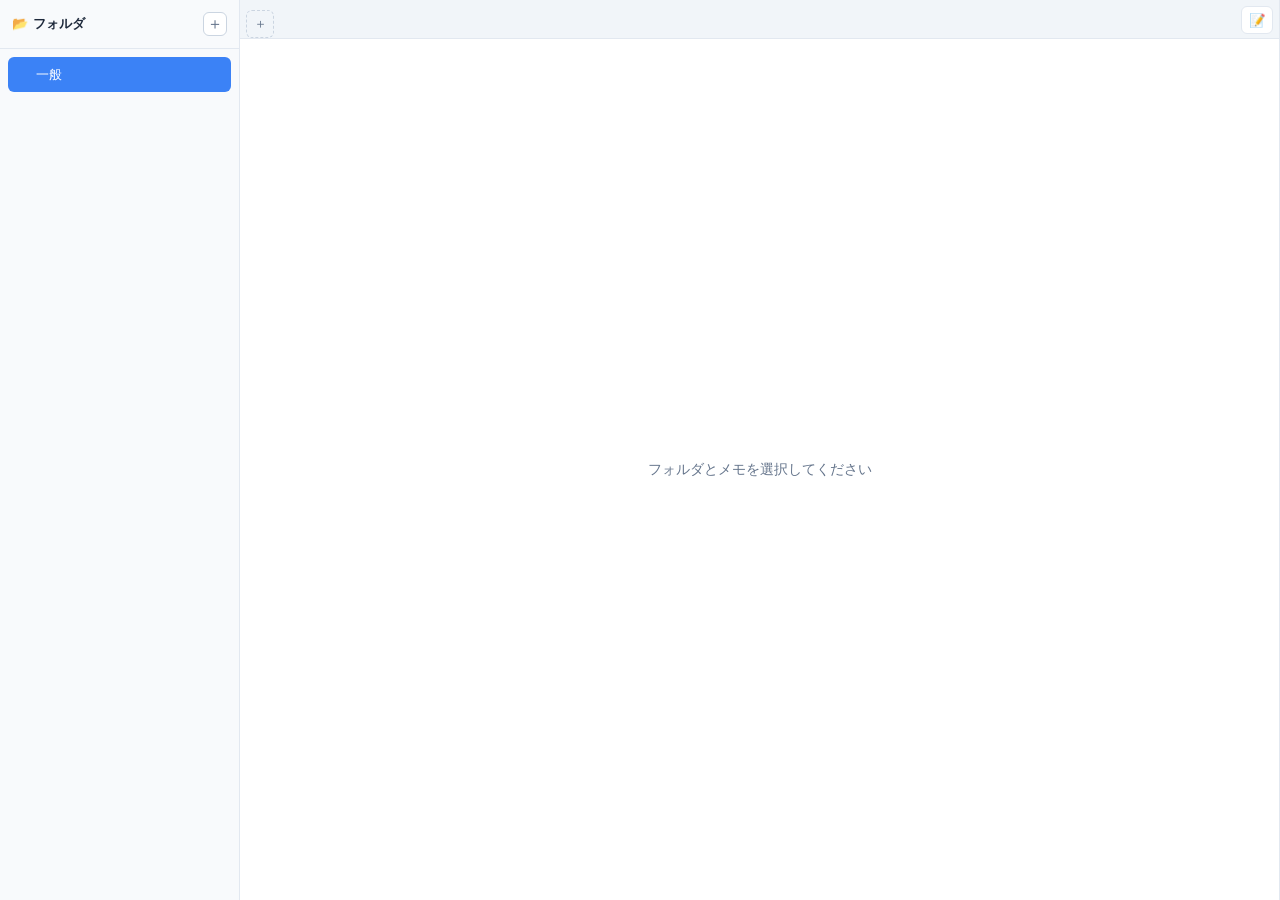
<file: d/dmemo.html>
<!DOCTYPE html>
<html lang="ja">
<head>
  <meta charset="UTF-8" />
  <meta name="viewport" content="width=device-width, initial-scale=1" />
  <title>Dメモ（CatMemoNote風）</title>
  <style>
    :root {
      --bg: #f8fafc; 
      --card: #ffffff; 
      --line: #e2e8f0; 
      --accent: #3b82f6; 
      --text: #334155; 
      --muted: #64748b;
      --hover: #f1f5f9;
      --danger: #f43f5e;
    }
    html, body { height: 100%; margin: 0; }
    body {
      background: var(--bg);
      font-family: system-ui, -apple-system, sans-serif;
      color: var(--text);
      display: flex;
      min-height: 0;
      font-size: 13px;
    }
    * { box-sizing: border-box; }

    #app { display: flex; width: 100%; height: 100%; position: relative; overflow: hidden; }

    /* 左サイドバー（フォルダリスト） */
    #sidebar {
      width: 240px; flex: 0 0 240px; background: var(--bg);
      border-right: 1px solid var(--line); display: flex; flex-direction: column;
      z-index: 10;
    }
    .side-header {
      padding: 12px; font-weight: 700; color: #1e293b;
      display: flex; align-items: center; justify-content: space-between;
      border-bottom: 1px solid var(--line);
    }
    .icon-btn {
      width: 24px; height: 24px; padding: 0; border: 1px solid #cbd5e1; border-radius: 6px;
      background: #fff; color: var(--muted); cursor: pointer; display: flex;
      align-items: center; justify-content: center; font-size: 16px; transition: 0.2s;
    }
    .icon-btn:hover { background: var(--hover); color: var(--accent); border-color: var(--accent); }
    
    #folderList { 
      flex: 1; overflow-y: auto; padding: 8px; display: flex; flex-direction: column; gap: 4px; 
      min-height: 100px;
    }
    
    .folder-item {
      padding: 8px; border-radius: 6px; cursor: pointer;
      display: flex; align-items: center; gap: 4px; color: var(--text); font-weight: 500; transition: 0.1s;
    }
    .folder-item:hover { background: #e2e8f0; }
    .folder-item.active { background: var(--accent); color: #fff; }
    
    .folder-item.drag-over { background: #e2e8f0; box-shadow: inset 0 0 0 2px var(--accent); }
    .folder-item.drag-over-top { background: #e2e8f0; box-shadow: inset 0 3px 0 var(--accent); }
    .folder-item.drag-over-bottom { background: #e2e8f0; box-shadow: inset 0 -3px 0 var(--accent); }
    .folder-item.dragging { opacity: 0.5; }
    
    .f-toggle { width: 16px; text-align: center; font-size: 10px; color: var(--muted); cursor: pointer; display: inline-block; }
    .folder-item:hover .f-toggle, .folder-item.active .f-toggle { color: inherit; }
    
    .folder-item .f-name { flex: 1; overflow: hidden; text-overflow: ellipsis; white-space: nowrap; pointer-events: none; }
    
    .f-ctrls { display: flex; gap: 2px; opacity: 0; transition: 0.2s; }
    .folder-item:hover .f-ctrls { opacity: 1; }
    .f-btn { font-size: 11px; padding: 2px 4px; border-radius: 4px; color: var(--muted); font-weight: 700; }
    .folder-item.active .f-btn { color: rgba(255,255,255,0.8); }
    .f-btn:hover { background: rgba(0,0,0,0.1); color: var(--text); }
    .folder-item.active .f-btn:hover { color: #fff; }

    /* メインエリア */
    #main { 
      flex: 1; display: flex; flex-direction: column; min-width: 0; background: var(--card); position: relative; 
      transition: all 0.3s;
    }

    /* タブバー */
    .tab-bar {
      display: flex; background: #f1f5f9; border-bottom: 1px solid var(--line);
      padding: 6px 6px 0 6px; gap: 4px; overflow-x: auto; scrollbar-width: none;
      padding-right: 46px; /* 右上のボタン用に余白を空ける */
    }
    .tab-bar::-webkit-scrollbar { display: none; }
    
    .tab {
      display: flex; align-items: center; gap: 6px; height: 32px; padding: 0 10px;
      background: #e2e8f0; border: 1px solid #cbd5e1; border-bottom: none;
      border-radius: 8px 8px 0 0; color: var(--muted); cursor: pointer;
      min-width: 80px; max-width: 160px; transition: background 0.2s, box-shadow 0.1s; position: relative;
    }
    .tab:hover { background: #f8fafc; }
    .tab.active { background: var(--card); color: var(--accent); border-color: var(--line); font-weight: 600; }
    .tab.active::after { content: ''; position: absolute; bottom: -1px; left: 0; right: 0; height: 2px; background: var(--card); }
    
    .tab.dragging { opacity: 0.4; background: #cbd5e1; }
    .tab.drag-over-left { box-shadow: inset 3px 0 0 var(--accent); }
    .tab.drag-over-right { box-shadow: inset -3px 0 0 var(--accent); }

    .tab .t-name { flex: 1; overflow: hidden; text-overflow: ellipsis; white-space: nowrap; font-size: 12px; pointer-events: none; }
    .tab .t-close {
      font-size: 10px; color: var(--muted); opacity: 0; width: 16px; height: 16px;
      display: flex; align-items: center; justify-content: center; border-radius: 50%;
    }
    .tab:hover .t-close, .tab.active .t-close { opacity: 0.5; }
    .tab .t-close:hover { opacity: 1; background: #e2e8f0; color: var(--danger); }

    .add-tab-btn {
      height: 28px; width: 28px; margin-top: 4px; flex: 0 0 auto;
      display: flex; align-items: center; justify-content: center;
      border: 1px dashed #cbd5e1; border-radius: 6px; color: var(--muted); cursor: pointer;
    }
    .add-tab-btn:hover { background: #e2e8f0; color: var(--accent); border-color: var(--accent); }

    /* エディタ */
    .editor-wrap { flex: 1; display: flex; flex-direction: column; padding: 20px; overflow: hidden; }
    .no-selection { flex: 1; display: flex; align-items: center; justify-content: center; color: var(--muted); font-size: 14px; }
    .editor-title { font-size: 18px; font-weight: 700; color: #1e293b; border: none; border-bottom: 2px solid transparent; padding: 4px 0; margin-bottom: 12px; outline: none; transition: 0.2s; }
    .editor-title:focus { border-bottom-color: var(--line); }
    .editor-content { flex: 1; border: none; resize: none; outline: none; font-family: inherit; font-size: 14px; line-height: 1.6; color: var(--text); background: transparent; padding: 0; }

    /* ★ 修正・追加：右サイドバー（付箋リスト）関連のスタイル */
    #toggleNotesBtn {
      position: absolute;
      top: 6px;
      right: 6px;
      width: 32px;
      height: 28px;
      border-radius: 6px;
      background: #fff;
      border: 1px solid var(--line);
      color: var(--muted);
      cursor: pointer;
      display: flex;
      align-items: center;
      justify-content: center;
      z-index: 50;
      transition: 0.2s;
    }
    #toggleNotesBtn:hover, #toggleNotesBtn.active {
      background: var(--hover);
      color: var(--accent);
      border-color: var(--accent);
    }

    /* 押し出し式（Flex）に変更したサイドバー */
    #notesSidebar {
      width: 0; /* 初期状態は隠す */
      flex: 0 0 0;
      background: #fdfdfd;
      border-left: 1px solid var(--line);
      transition: all 0.3s cubic-bezier(0.4, 0, 0.2, 1);
      display: flex;
      flex-direction: column;
      overflow: hidden;
    }
    #notesSidebar.open {
      width: 260px;
      flex: 0 0 260px;
    }

    /* 中の要素がアニメーション中に潰れないよう幅を固定 */
    .ns-header, .ns-filters, #nsList { width: 260px; box-sizing: border-box; }

    .ns-header {
      padding: 10px 12px;
      font-weight: 700;
      color: #1e293b;
      border-bottom: 1px solid var(--line);
      display: flex;
      align-items: center;
      gap: 6px;
    }
    
    /* ❶色絞り込みUI */
    .ns-filters {
      display: flex; gap: 8px; padding: 8px 12px;
      border-bottom: 1px solid var(--line);
      background: #f8fafc;
    }
    .filter-dot {
      width: 16px; height: 16px; border-radius: 50%; cursor: pointer;
      border: 2px solid transparent; box-shadow: 0 1px 2px rgba(0,0,0,0.1);
      transition: transform 0.2s, border-color 0.2s;
    }
    .filter-dot.active { border-color: var(--accent); transform: scale(1.2); }
    .filter-dot[data-color="all"] {
      display: flex; align-items: center; justify-content: center;
      font-size: 8px; font-weight: 700; color: #64748b; background: #fff; border: 1px solid #cbd5e1;
    }

    #nsList {
      flex: 1;
      overflow-y: auto;
      padding: 12px;
      display: flex;
      flex-direction: column;
      gap: 12px;
    }

    /* ❷付箋と削除ボタンのスタイル */
    .ns-note {
      position: relative;
      border: 1px solid rgba(0,0,0,0.05);
      border-radius: 4px;
      padding: 10px 24px 10px 10px; /* 右側に削除ボタンの余白 */
      font-size: 12px;
      color: #333;
      white-space: pre-wrap;
      box-shadow: 0 2px 4px rgba(0,0,0,0.05);
      line-height: 1.5;
    }
    .ns-btn-delete {
      position: absolute; top: 4px; right: 4px;
      width: 20px; height: 20px; border-radius: 50%; border: none; background: rgba(0,0,0,0.05);
      color: #666; font-size: 12px; display: flex; align-items: center; justify-content: center;
      cursor: pointer; opacity: 0; transition: 0.2s;
    }
    .ns-note:hover .ns-btn-delete { opacity: 1; }
    .ns-btn-delete:hover { background: rgba(255,0,0,0.1); color: #dc2626; }
    
    .ns-empty {
      color: var(--muted); font-size: 12px; text-align: center; padding-top: 20px;
    }
  </style>
</head>
<body>
  <div id="app">
    <aside id="sidebar">
      <div class="side-header">
        📂 フォルダ
        <button class="icon-btn" id="addFolderBtn" title="ルートフォルダを新規作成">＋</button>
      </div>
      <div id="folderList"></div>
    </aside>

    <main id="main">
      <button id="toggleNotesBtn" title="付箋リストを開閉">📝</button>

      <div class="tab-bar" id="tabBar"></div>
      
      <div class="editor-wrap" id="editorWrap" style="display: none;">
        <input type="text" id="memoTitle" class="editor-title" placeholder="メモのタイトル..." />
        <textarea id="memoContent" class="editor-content" placeholder="ここにメモを入力..."></textarea>
      </div>
      
      <div class="no-selection" id="noSelection">
        フォルダとメモを選択してください
      </div>
    </main>

    <div id="notesSidebar">
      <div class="ns-header"><span>📝</span> キープ中の付箋</div>
      
      <div class="ns-filters" id="nsFilters">
        <div class="filter-dot active" data-color="all" title="すべて表示">ALL</div>
        <div class="filter-dot" data-color="#fff9c4" style="background:#fff9c4;" title="黄色"></div>
        <div class="filter-dot" data-color="#fce4ec" style="background:#fce4ec;" title="ピンク"></div>
        <div class="filter-dot" data-color="#f3e5f5" style="background:#f3e5f5;" title="紫"></div>
        <div class="filter-dot" data-color="#e3f2fd" style="background:#e3f2fd;" title="青"></div>
        <div class="filter-dot" data-color="#e0f7fa" style="background:#e0f7fa;" title="水色"></div>
        <div class="filter-dot" data-color="#e8f5e9" style="background:#e8f5e9;" title="緑"></div>
        <div class="filter-dot" data-color="#f1f8e9" style="background:#f1f8e9;" title="黄緑"></div>
      </div>

      <div id="nsList"></div>
    </div>

  </div>

  <script src="dmemo.js"></script>
</body>
</html>
</file>
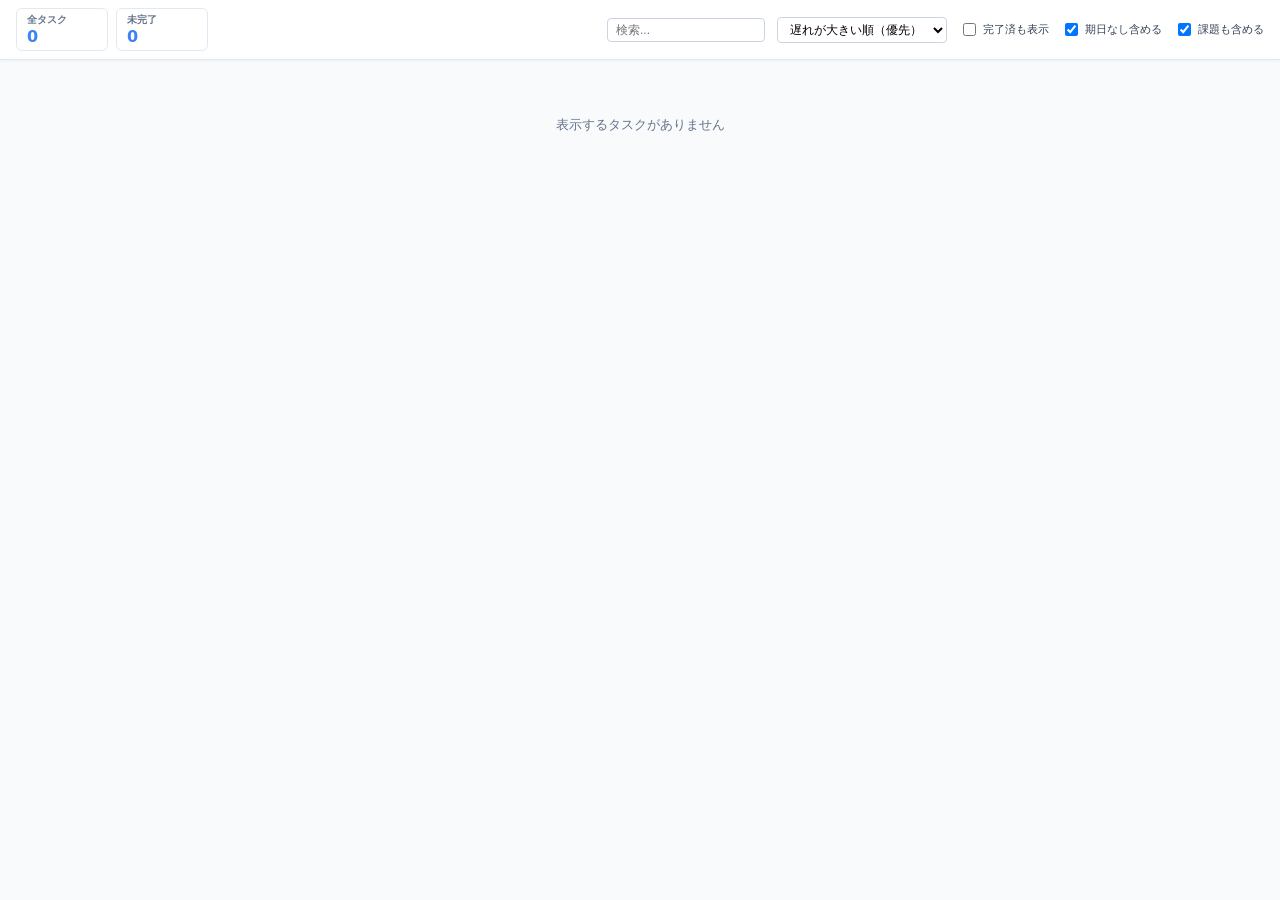
<file: d/dtodo.html>
<!DOCTYPE html>
<html lang="ja">
<head>
  <meta charset="UTF-8">
  <meta name="viewport" content="width=device-width, initial-scale=1.0">
  <title>TODO一括管理ダッシュボード</title>
  <style>
    :root {
      --bg: #f8fafc; --card: #ffffff; --text-main: #334155; --text-sub: #64748b;
      --border: #e2e8f0; --accent: #3b82f6; --good: #10b981; --bad: #f43f5e; --track: #f1f5f9;
    }
    body { margin: 0; background: var(--bg); color: var(--text-main); font-family: system-ui, sans-serif; line-height: 1.4; }
    
    header {
      position: sticky; top: 0; z-index: 100;
      background: rgba(255, 255, 255, 0.95); backdrop-filter: blur(4px);
      border-bottom: 1px solid var(--border); padding: 8px 16px;
      box-shadow: 0 1px 3px rgba(0,0,0,0.05);
      display: flex; align-items: center; justify-content: space-between; flex-wrap: wrap; gap: 12px;
    }
    
    .kpi-container { display: flex; gap: 8px; margin: 0; }
    .kpi-card { background: var(--card); padding: 4px 10px; border-radius: 6px; border: 1px solid var(--border); min-width: 70px; }
    .kpi-label { font-size: 10px; color: var(--text-sub); font-weight: 700; }
    .kpi-value { font-size: 16px; font-weight: 800; color: var(--accent); line-height: 1.2; }
    
    .controls { display: flex; gap: 12px; align-items: center; flex-wrap: wrap; font-size: 11px; }
    .search-input { width: 140px; padding: 4px 8px; border: 1px solid #cbd5e1; border-radius: 4px; font-size: 12px; }
    .sort-select { padding: 4px 8px; border: 1px solid #cbd5e1; border-radius: 4px; background: #fff; font-size: 12px; cursor: pointer; }
    .filter-label { display: flex; align-items: center; gap: 4px; cursor: pointer; font-weight: 500; white-space: nowrap; }

    .list-container { 
      padding: 16px; max-width: 1200px; margin: 0 auto; 
      display: grid; grid-template-columns: repeat(auto-fill, minmax(400px, 1fr)); gap: 16px; align-items: start;
    }
    .empty-state { grid-column: 1 / -1; text-align: center; padding: 40px; color: var(--text-sub); font-size: 13px; }

    .task-group {
      background: var(--card); border: 1px solid var(--border);
      border-radius: 8px; overflow: hidden; box-shadow: 0 1px 2px rgba(0,0,0,0.02);
      display: flex; flex-direction: column;
    }
    
    .todo-root {
      display: flex; flex-direction: column; gap: 8px; padding: 12px 14px; border-left: 4px solid var(--accent);
    }
    .todo-root.is-done { border-left-color: #cbd5e1; opacity: 0.6; }
    .todo-root.is-done .todo-title span { text-decoration: line-through; color: var(--text-sub); }

    .todo-header { display: flex; justify-content: space-between; align-items: flex-start; gap: 10px; }
    
    .todo-checkbox {
      width: 18px; height: 18px; margin: 0; margin-top: 2px;
      cursor: pointer; accent-color: var(--accent); flex-shrink: 0;
    }

    .todo-title-wrap { flex: 1; min-width: 0; }
    .todo-title { font-size: 14px; font-weight: 700; display: flex; align-items: center; gap: 6px; }
    .todo-memo { font-size: 11px; color: var(--text-sub); margin-top: 4px; display: -webkit-box; -webkit-line-clamp: 2; -webkit-box-orient: vertical; overflow: hidden; }
    
    .todo-meta { display: flex; align-items: center; gap: 8px; flex-shrink: 0; font-size: 11px; }
    .status-badge { padding: 2px 6px; border-radius: 4px; font-weight: 700; white-space: nowrap; }
    .status-good { background: #d1fae5; color: #047857; }
    .status-bad { background: #ffe4e6; color: #e11d48; }
    .status-done { background: #f1f5f9; color: #475569; }
    
    .due-date { font-weight: 600; color: var(--text-sub); white-space: nowrap; }
    
    .btn-edit { background: transparent; border: 1px solid #e2e8f0; color: var(--text-sub); cursor: pointer; padding: 2px 8px; border-radius: 4px; transition: 0.2s; white-space: nowrap; height: 22px; display: flex; align-items: center; }
    .btn-edit:hover { background: #f1f5f9; color: var(--accent); border-color: #cbd5e1; }

    .progress-area { width: 100%; display: flex; flex-direction: column; justify-content: center; margin-top: 4px; }
    .progress-text { display: flex; justify-content: space-between; font-size: 10px; font-weight: 600; margin-bottom: 4px; color: var(--text-main); }
    .progress-bar { position: relative; height: 6px; background: var(--track); border-radius: 3px; }
    .progress-fill { height: 100%; border-radius: 3px; transition: width 0.3s; }
    .ideal-line { position: absolute; top: -3px; bottom: -3px; width: 2px; background: #0f172a; z-index: 2; border-radius: 1px; }
    .ideal-line::before { content: ''; position: absolute; top: -4px; left: -3px; border-left: 4px solid transparent; border-right: 4px solid transparent; border-top: 5px solid #0f172a; }

    .children-container { border-top: 1px solid var(--border); background: #fdfdfd; padding: 6px 0; }
    .todo-child { display: flex; justify-content: space-between; align-items: center; padding: 4px 14px; font-size: 11px; border-left: 1px dashed #cbd5e1; gap: 8px;}
    .todo-child.is-done { color: var(--text-sub); text-decoration: line-through; }
    .todo-child-left { display: flex; align-items: center; gap: 6px; flex: 1; min-width: 0; }
    .todo-child-left span { overflow: hidden; text-overflow: ellipsis; white-space: nowrap; }
  </style>
</head>
<body>

  <header>
    <div class="kpi-container">
      <div class="kpi-card"><div class="kpi-label">全タスク</div><div class="kpi-value" id="kpiTotal">0</div></div>
      <div class="kpi-card"><div class="kpi-label">未完了</div><div class="kpi-value" id="kpiPending">0</div></div>
    </div>
    <div class="controls">
      <input type="text" class="search-input" id="searchInput" placeholder="検索...">
      <select id="sortOrder" class="sort-select">
        <option value="diff">遅れが大きい順（優先）</option>
        <option value="due">期限が近い順</option>
      </select>
      <label class="filter-label"><input type="checkbox" id="chkCompleted"> 完了済も表示</label>
      <label class="filter-label"><input type="checkbox" id="chkNoDue" checked> 期日なし含める</label>
      <label class="filter-label"><input type="checkbox" id="chkShowBacklog" checked> 課題も含める</label>
    </div>
  </header>

  <main class="list-container" id="todoList"></main>

  <script>
    (function() {
      const STORAGE_KEY = 'todosV1';
      const BACKLOG_KEY = 'D_BACKLOG_V1';
      
      const el = { 
        list: document.getElementById('todoList'), 
        search: document.getElementById('searchInput'), 
        sort: document.getElementById('sortOrder'), 
        chkComp: document.getElementById('chkCompleted'), 
        chkNoDue: document.getElementById('chkNoDue'), 
        chkBacklog: document.getElementById('chkShowBacklog'),
        kpiTotal: document.getElementById('kpiTotal'), 
        kpiPending: document.getElementById('kpiPending') 
      };

      function getTodayYmd() {
        const d = new Date();
        return `${d.getFullYear()}-${String(d.getMonth()+1).padStart(2,'0')}-${String(d.getDate()).padStart(2,'0')}`;
      }

      function calcIdeal(start, due) {
        if (!start || !due) return 0;
        const s = new Date(start).getTime(), d = new Date(due).getTime(), n = Date.now();
        if (n < s) return 0; if (n > d) return 100;
        return Math.round(((n - s) / (d - s)) * 100);
      }
      function calcActual(task) {
        if (task._isBacklog) return task.done ? 100 : (task._rawStatus === 'doing' || task._rawStatus === 'review' ? 50 : 0);
        if (!task.subtasks || task.subtasks.length === 0) return task.done ? 100 : 0;
        const total = task.subtasks.length, doneCount = task.subtasks.filter(s => s.done).length;
        return Math.round((doneCount / total) * 100);
      }
      
      function buildTree(subtasks) {
        if (!subtasks || subtasks.length === 0) return [];
        const map = {}, roots = [];
        subtasks.forEach(s => { s.children = []; map[s.id] = s; });
        subtasks.forEach(s => { if (s.parentSubId && map[s.parentSubId]) { map[s.parentSubId].children.push(s); } else { roots.push(s); } });
        return roots;
      }

      function updateBacklogHierarchy(issues, clickedId, isDone) {
        const target = issues.find(i => i.id === clickedId);
        if (!target) return;

        function propagateDown(parentId) {
          issues.filter(i => i.parentId === parentId).forEach(child => {
            child.status = isDone ? 'done' : 'todo';
            propagateDown(child.id);
          });
        }
        target.status = isDone ? 'done' : 'todo';
        propagateDown(target.id);

        function propagateUp(parentId) {
          if (!parentId) return;
          const parent = issues.find(i => i.id === parentId);
          if (!parent) return;

          const children = issues.filter(i => i.parentId === parentId);
          const allDone = children.every(c => c.status === 'done' || c.status === 'omit');
          const someDoing = children.some(c => c.status === 'doing' || c.status === 'review' || (c.status === 'done' && !allDone));

          if (allDone) {
            parent.status = 'done';
          } else if (someDoing) {
            parent.status = 'doing';
          } else {
            parent.status = 'todo';
          }
          
          let minStart = null, maxDue = null;
          children.forEach(c => {
            if (c.startDate) { if (!minStart || c.startDate < minStart) minStart = c.startDate; }
            if (c.dueDate) { if (!maxDue || c.dueDate > maxDue) maxDue = c.dueDate; }
          });
          if (minStart) parent.startDate = minStart;
          if (maxDue) parent.dueDate = maxDue;

          propagateUp(parent.parentId);
        }
        propagateUp(target.parentId);
      }

      function updateTodoHierarchy(todoData, clickedId, isDone) {
        const today = getTodayYmd();
        let root = todoData.find(t => t.id === clickedId);
        if (root) {
          root.done = isDone;
          root.doneAt = isDone ? today : '';
          if (root.subtasks) {
            root.subtasks.forEach(s => { s.done = isDone; s.doneAt = isDone ? today : ''; });
          }
        } else {
          todoData.forEach(t => {
            if (!t.subtasks) return;
            const sub = t.subtasks.find(s => s.id === clickedId);
            if (sub) {
              sub.done = isDone;
              sub.doneAt = isDone ? today : '';
              const allSubsDone = t.subtasks.every(s => s.done);
              t.done = allSubsDone;
              t.doneAt = allSubsDone ? today : '';
            }
          });
        }
      }

      function render() {
        let originalTodos = [];
        try { originalTodos = JSON.parse(localStorage.getItem(STORAGE_KEY) || '[]').filter(t => t && t.id); } catch(e) { originalTodos = []; }

        let backlogTodos = [];
        if (el.chkBacklog.checked) {
          try {
            const backlogData = JSON.parse(localStorage.getItem(BACKLOG_KEY) || '{"issues":[]}');
            const syncIssues = backlogData.issues.filter(i => i.syncTodo);
            const backlogRoots = syncIssues.filter(i => {
              if (!i.parentId) return true;
              return !syncIssues.find(p => p.id === i.parentId);
            });

            function convertBacklogToTodo(issue) {
              const children = syncIssues.filter(i => i.parentId === issue.id).map(convertBacklogToTodo);
              return {
                id: issue.id,
                title: '[課題] ' + issue.title,
                memo: issue.description,
                startDate: issue.startDate,
                dueDate: issue.dueDate,
                done: issue.status === 'done' || issue.status === 'omit',
                icon: '🎯',
                _isBacklog: true,
                _rawStatus: issue.status,
                subtasks: children.length > 0 ? children : undefined
              };
            }
            
            const todayYmd = getTodayYmd();
            backlogTodos = backlogRoots.map(convertBacklogToTodo).filter(t => {
              if (t.startDate && t.startDate > todayYmd) return false;
              return true;
            });
          } catch (e) {}
        }

        let allTodos = [...originalTodos, ...backlogTodos];

        const keyword = el.search.value.toLowerCase();
        const sortMode = el.sort.value;
        const showComp = el.chkComp.checked;
        const showNoDue = el.chkNoDue.checked;

        let filtered = allTodos.filter(t => {
          if (!showComp && t.done) return false;
          if (!showNoDue && !t.dueDate) return false;
          const text = ((t.title || '') + ' ' + (t.memo || '')).toLowerCase();
          if (keyword && !text.includes(keyword)) return false;
          return true;
        });

        filtered.forEach(t => { 
          t._actual = calcActual(t); 
          t._ideal = calcIdeal(t.startDate, t.dueDate); 
          t._diff = t._actual - t._ideal; 
        });

        if (sortMode === 'due') {
          filtered.sort((a, b) => (a.dueDate || '9999-99-99').localeCompare(b.dueDate || '9999-99-99'));
        } else {
          filtered.sort((a, b) => { if (a.done !== b.done) return a.done ? 1 : -1; return a._diff - b._diff; });
        }

        el.list.innerHTML = '';
        let pendingCount = 0;

        if (filtered.length === 0) { el.list.innerHTML = '<div class="empty-state">表示するタスクがありません</div>'; }

        filtered.forEach(task => {
          if (!task.done) pendingCount++;
          const isGood = task._diff >= 0;
          let badgeHtml = task.done ? `<span class="status-badge status-done">完了</span>` : (isGood ? `<span class="status-badge status-good">ON TRACK</span>` : `<span class="status-badge status-bad">遅れ ${task._diff}%</span>`);

          const group = document.createElement('div');
          group.className = 'task-group';

          let html = `
            <div class="todo-root ${task.done ? 'is-done' : ''}">
              <div class="todo-header">
                <input type="checkbox" class="todo-checkbox" data-id="${task.id}" data-type="${task._isBacklog ? 'backlog' : 'todo'}" ${task.done ? 'checked' : ''}>
                <div class="todo-title-wrap">
                  <div class="todo-title"><span>${task.icon || '📝'} ${task.title || '(無題)'}</span></div>
                  ${task.memo ? `<div class="todo-memo">${task.memo}</div>` : ''}
                </div>
                <div class="todo-meta">
                  ${badgeHtml}
                  <div class="due-date">${task.dueDate ? '〆 ' + task.dueDate : '-'}</div>
                  <button class="btn-edit" data-id="${task.id}" data-type="${task._isBacklog ? 'backlog' : 'todo'}">✎</button>
                </div>
              </div>
              <div class="progress-area">
                <div class="progress-text"><span>実績: ${task._actual}%</span><span style="color:var(--text-sub);">理想: ${task._ideal}%</span></div>
                <div class="progress-bar">
                  <div class="progress-fill" style="width: ${task._actual}%; background: ${task.done ? '#cbd5e1' : (isGood ? 'var(--good)' : 'var(--bad)')};"></div>
                  <div class="ideal-line" style="left: ${task._ideal}%;" title="ここまでに終わっているべきライン"></div>
                </div>
              </div>
            </div>
          `;

          // ★ 変更：Backlog由来のタスクはbuildTreeを通さずにそのまま描画
          let tree = [];
          if (task._isBacklog) {
            tree = task.subtasks || [];
          } else {
            tree = buildTree(task.subtasks);
          }

          if (tree.length > 0) {
            html += `<div class="children-container">`;
            function buildChildHtml(nodes, depth) {
              let res = '';
              nodes.forEach(node => {
                const ml = 14 + (depth * 20);
                res += `<div class="todo-child ${node.done ? 'is-done' : ''}" style="margin-left: ${ml}px;">
                          <div class="todo-child-left">
                            <input type="checkbox" class="todo-checkbox" data-id="${node.id}" data-type="${node._isBacklog ? 'backlog' : 'todo'}" ${node.done ? 'checked' : ''}>
                            <span>${node.title || '(無題)'}</span>
                          </div>
                          <span>${node.dueDate ? '〆 ' + node.dueDate : ''}</span>
                        </div>`;
                if (node.children) res += buildChildHtml(node.children, depth + 1);
              });
              return res;
            }
            html += buildChildHtml(tree, 0) + `</div>`;
          }

          group.innerHTML = html;
          el.list.appendChild(group);
        });

        el.kpiTotal.textContent = allTodos.length; el.kpiPending.textContent = pendingCount;
      }

      el.search.addEventListener('input', render); 
      el.sort.addEventListener('change', render); 
      el.chkComp.addEventListener('change', render); 
      el.chkNoDue.addEventListener('change', render);
      el.chkBacklog.addEventListener('change', render);
      
      el.list.addEventListener('click', e => {
        const btn = e.target.closest('.btn-edit');
        if (btn) {
          if (btn.dataset.type === 'backlog') {
            window.parent.postMessage({ type: 'D_SWITCH_TAB', tab: 'goals' }, '*');
          } else {
            window.open('../todo.html?id=' + btn.dataset.id, 'todo_edit', 'width=520,height=650,resizable=yes');
          }
        }
      });

      el.list.addEventListener('change', e => {
        if (e.target.classList.contains('todo-checkbox')) {
          const id = e.target.dataset.id;
          const isBacklog = e.target.dataset.type === 'backlog';
          const isDone = e.target.checked;

          if (isBacklog) {
            const backlogData = JSON.parse(localStorage.getItem(BACKLOG_KEY) || '{"issues":[]}');
            updateBacklogHierarchy(backlogData.issues, id, isDone);
            localStorage.setItem(BACKLOG_KEY, JSON.stringify(backlogData));
            render();
          } else {
            const todoData = JSON.parse(localStorage.getItem(STORAGE_KEY) || '[]');
            updateTodoHierarchy(todoData, id, isDone);
            localStorage.setItem(STORAGE_KEY, JSON.stringify(todoData));
            render();
          }
          try { window.parent.postMessage({ type:'todo:saved' }, '*'); } catch(e){}
        }
      });

      render(); 
      setInterval(render, 2000); 
      window.addEventListener('message', e => { if (e.data?.type === 'todo:saved') render(); });
    })();
  </script>
</body>
</html>
</file>
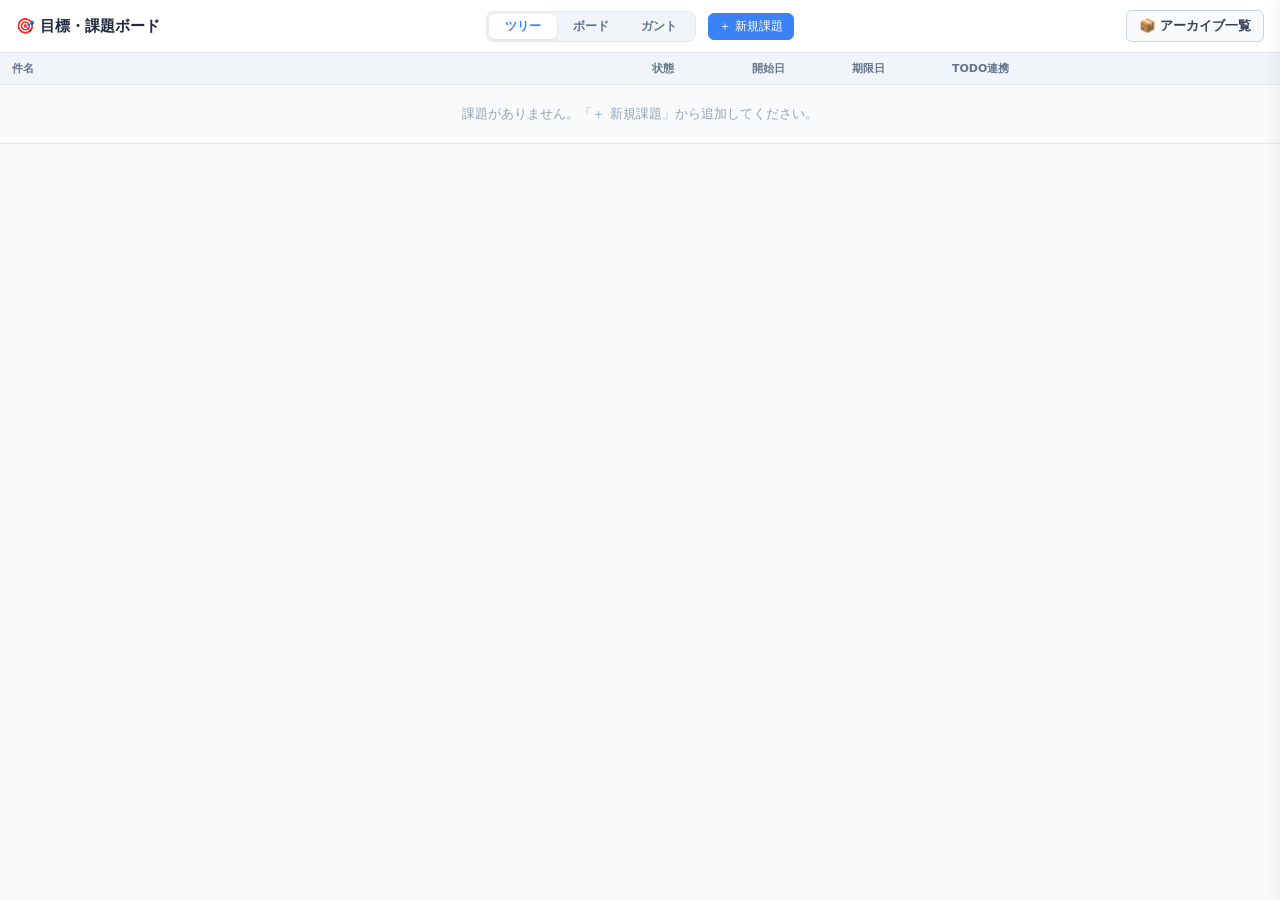
<file: d/goals.html>
<!DOCTYPE html>
<html lang="ja">
<head>
  <meta charset="UTF-8">
  <title>Dフレーム：課題・目標管理</title>
  <meta name="viewport" content="width=device-width, initial-scale=1.0">
  <style>
    :root {
      --bg: #f8fafc; 
      --card: #ffffff; 
      --line: #e2e8f0; 
      --accent: #3b82f6; 
      --text: #334155; 
      --muted: #64748b;
      --hover: #f1f5f9;
      --danger: #f43f5e;
      
      /* ステータスカラー */
      --st-todo: #94a3b8;       /* 未着手 (グレー) */
      --st-doing: #3b82f6;      /* 対応中 (青) */
      --st-review: #f59e0b;     /* 確認中 (黄) */
      --st-done: #10b981;       /* 完了 (緑) */
      --st-omit: #f43f5e;       /* オミット (赤) */
    }
    * { box-sizing: border-box; }
    html, body { height: 100%; margin: 0; }
    body {
      background: var(--bg);
      font-family: system-ui, -apple-system, sans-serif;
      color: var(--text);
      display: flex;
      flex-direction: column;
      font-size: 13px;
    }

    /* ヘッダー＆タブ */
    .header {
      display: flex; justify-content: space-between; align-items: center;
      padding: 10px 16px; background: var(--card); border-bottom: 1px solid var(--line);
    }
    .header-title { font-weight: 700; font-size: 15px; color: #1e293b; display:flex; align-items:center; gap:8px;}
    .view-tabs { display: flex; background: var(--hover); border: 1px solid var(--line); border-radius: 8px; padding: 2px; }
    .view-tabs button {
      appearance: none; border: none; background: transparent; padding: 4px 16px; border-radius: 6px;
      font-size: 12px; font-weight: 600; color: var(--muted); cursor: pointer; transition: 0.2s;
    }
    .view-tabs button.active { background: var(--card); color: var(--accent); box-shadow: 0 1px 3px rgba(0,0,0,0.1); }
    .btn { appearance: none; border: 1px solid var(--line); background: var(--card); border-radius: 6px; padding: 4px 10px; font-size: 12px; cursor: pointer; color: var(--text); }
    .btn:hover { background: var(--hover); }
    .btn.primary { background: var(--accent); color: #fff; border-color: var(--accent); }
    .btn.primary:hover { background: #2563eb; }

    /* メインレイアウト */
    #app-body { flex: 1; display: flex; min-height: 0; overflow: hidden; }
    
    /* 共通ビューコンテナ */
    .view-container { flex: 1; display: none; flex-direction: column; overflow: hidden; position: relative; }
    .view-container.active { display: flex; }

    /* 右側：詳細パネル */
    #detail-panel {
      width: 320px; flex: 0 0 320px; background: var(--card); border-left: 1px solid var(--line);
      display: flex; flex-direction: column; transform: translateX(100%); transition: transform 0.2s;
      position: absolute; right: 0; top: 0; bottom: 0; z-index: 100; box-shadow: -4px 0 15px rgba(0,0,0,0.05);
    }
    #detail-panel.open { transform: translateX(0); }
    .dp-header { display: flex; justify-content: space-between; align-items: center; padding: 12px; border-bottom: 1px solid var(--line); font-weight: 600; }
    .dp-close { cursor: pointer; color: var(--muted); font-size: 16px; border:none; background:transparent; padding:0 4px; }
    .dp-body { flex: 1; overflow-y: auto; padding: 16px; display: flex; flex-direction: column; gap: 16px; }
    
    .form-group { display: flex; flex-direction: column; gap: 4px; }
    .form-group label { font-size: 11px; font-weight: 600; color: var(--muted); }
    .form-group input[type="text"], .form-group input[type="date"], .form-group select, .form-group textarea {
      width: 100%; border: 1px solid var(--line); border-radius: 6px; padding: 6px 8px; font-size: 13px; font-family: inherit; color: var(--text);
    }
    .form-group textarea { resize: vertical; min-height: 60px; }
    .form-row { display: flex; gap: 12px; }
    .form-row > div { flex: 1; }

    /* TODO連携トグル */
    .todo-sync-wrap { display: flex; align-items: center; gap: 8px; padding: 8px; background: #eff6ff; border: 1px solid #bfdbfe; border-radius: 6px; }
    .todo-sync-wrap label { color: #1e40af; cursor: pointer; display: flex; align-items: center; gap: 4px; font-size: 12px;}

    /* 進捗メモ（コメント） */
    .comments-area { border-top: 1px dashed var(--line); padding-top: 16px; display: flex; flex-direction: column; gap: 12px; }
    .comment-item { background: var(--hover); padding: 8px; border-radius: 6px; font-size: 12px; }
    .comment-meta { display: flex; justify-content: space-between; font-size: 10px; color: var(--muted); margin-bottom: 4px; }
    .comment-text { white-space: pre-wrap; word-break: break-word; }
    .comment-input-wrap { display: flex; flex-direction: column; gap: 4px; }

    /* ステータスバッジ */
    .st-badge { display: inline-block; padding: 2px 8px; border-radius: 999px; font-size: 10px; font-weight: 600; color: #fff; }
    .st-todo { background: var(--st-todo); }
    .st-doing { background: var(--st-doing); }
    .st-review { background: var(--st-review); }
    .st-done { background: var(--st-done); }
    .st-omit { background: var(--st-omit); }

    /* ＝＝＝ ツリー（一覧）ビュー ＝＝＝ */
    .tree-table { width: 100%; border-collapse: collapse; }
    .tree-table th { position: sticky; top: 0; background: var(--hover); border-bottom: 1px solid var(--line); padding: 8px 12px; text-align: left; font-size: 11px; color: var(--muted); z-index: 10; }
    .tree-table td { padding: 8px 12px; border-bottom: 1px solid var(--line); vertical-align: top; }
    .tree-row { cursor: pointer; transition: 0.1s; }
    .tree-row:hover { background: #f8fafc; }
    .tree-row.active { background: #eff6ff; }
    .t-title-col { display: flex; align-items: center; gap: 6px; }
    .t-toggle { width: 16px; cursor: pointer; color: var(--muted); font-size: 10px; text-align: center; }
    .t-add-sub { font-size: 10px; padding: 2px 4px; color: var(--accent); border: 1px solid var(--accent); border-radius: 4px; background: transparent; cursor: pointer; opacity: 0; }
    .tree-row:hover .t-add-sub { opacity: 1; }
    .t-add-sub:hover { background: var(--accent); color: #fff; }

    /* ツリーD&D用 */
    .tree-row.drag-above td { box-shadow: inset 0 2px 0 var(--accent); }
    .tree-row.drag-below td { box-shadow: inset 0 -2px 0 var(--accent); }
    .tree-row.drag-inside td { background: rgba(59,130,246,0.15) !important; }

    /* ＝＝＝ ボードビュー ＝＝＝ */
    .board-wrap { display: flex; height: 100%; overflow-x: auto; padding: 16px; gap: 16px; background: #f1f5f9; }
    .board-col { flex: 0 0 280px; display: flex; flex-direction: column; background: var(--hover); border-radius: 8px; max-height: 100%; }
    .board-col-head { padding: 10px 12px; font-weight: 600; font-size: 13px; display: flex; justify-content: space-between; align-items: center; border-bottom: 2px solid transparent;}
    .board-col-head.st-todo { border-color: var(--st-todo); }
    .board-col-head.st-doing { border-color: var(--st-doing); }
    .board-col-head.st-review { border-color: var(--st-review); }
    .board-col-head.st-done { border-color: var(--st-done); }
    .board-col-head.st-omit { border-color: var(--st-omit); }
    .col-count { font-size: 11px; color: var(--muted); background: #e2e8f0; padding: 2px 8px; border-radius: 999px; }
    .board-cards { flex: 1; overflow-y: auto; padding: 8px; display: flex; flex-direction: column; gap: 8px; min-height: 100px; }
    .board-cards.drag-over { background: rgba(0,0,0,0.03); border-radius: 6px; }
    
    .b-card { background: var(--card); border: 1px solid var(--line); border-radius: 6px; padding: 10px; cursor: grab; box-shadow: 0 1px 2px rgba(0,0,0,0.05); transition: 0.1s; }
    .b-card:active { cursor: grabbing; }
    .b-card:hover { border-color: var(--accent); }
    .b-card.dragging { opacity: 0.5; }
    .b-card-title { font-weight: 600; margin-bottom: 6px; font-size: 12px; }
    .b-card-meta { display: flex; justify-content: space-between; font-size: 10px; color: var(--muted); align-items: center;}

    /* ＝＝＝ ガントチャートビュー ＝＝＝ */
    .gantt-wrap { display: flex; height: 100%; flex-direction: column; overflow: hidden; }
    .gantt-ctrl { display: flex; gap: 12px; padding: 8px 16px; background: var(--card); border-bottom: 1px solid var(--line); align-items: center; }
    .gantt-body { display: flex; flex: 1; overflow: auto; position: relative; }
    .gantt-left { flex: 0 0 240px; background: var(--card); border-right: 1px solid var(--line); position: sticky; left: 0; z-index: 20; }
    .gantt-right { flex: 1; min-width: 800px; background: #fff; position: relative; }
    
    .g-row { display: flex; align-items: center; height: 32px; border-bottom: 1px solid var(--line); box-sizing: border-box; }
    .gantt-left .g-row { padding: 0 10px; font-size: 12px; white-space: nowrap; overflow: hidden; text-overflow: ellipsis; cursor: pointer; }
    .gantt-left .g-row:hover { background: var(--hover); }
    .g-row-head { font-weight: 600; background: var(--hover); position: sticky; top: 0; z-index: 10; color: var(--muted); font-size: 11px;}
    
    /* ガントのグリッド描画 */
    .gantt-grid { position: absolute; top: 0; bottom: 0; left: 0; right: 0; display: flex; pointer-events: none; }
    .g-col { flex: 1; border-right: 1px dashed var(--line); display: flex; flex-direction: column; align-items: center; }
    .g-col-date { height: 32px; font-size: 10px; color: var(--muted); display: flex; align-items: center; justify-content: center; border-bottom: 1px solid var(--line); width:100%; background:var(--hover);}
    .g-col.is-today { background: rgba(59,130,246,0.05); border-right: 1px solid rgba(59,130,246,0.3); }
    
    /* バーの配置領域 */
    .gantt-bars { position: absolute; top: 32px; left: 0; right: 0; bottom: 0; }
    .g-bar-wrap { position: absolute; height: 32px; display: flex; align-items: center; }
    .g-bar { height: 16px; border-radius: 4px; min-width: 4px; cursor: pointer; position: relative; transition: 0.1s; box-shadow: 0 1px 2px rgba(0,0,0,0.1);}
    .g-bar:hover { filter: brightness(0.9); transform: translateY(-1px); }
    .g-bar.st-todo { background: var(--st-todo); }
    .g-bar.st-doing { background: var(--st-doing); }
    .g-bar.st-review { background: var(--st-review); }
    .g-bar.st-done { background: var(--st-done); }
    .g-bar.st-omit { background: var(--st-omit); }
    
  </style>
</head>
<body>
  <header class="header">
    <div class="header-title">🎯 目標・課題ボード</div>
    <div class="view-tabs" id="viewTabs">
      <button class="active" data-view="tree">ツリー</button>
      <button data-view="board">ボード</button>
      <button data-view="gantt">ガント</button>
    </div>
    <div>
      <button class="btn primary" id="addRootTaskBtn">＋ 新規課題</button>
    </div>
  </header>

  <div id="app-body">
    <div id="view-tree" class="view-container active" style="overflow-y:auto;">
      <table class="tree-table">
        <thead>
          <tr>
            <th style="width:50%;">件名</th>
            <th style="width:100px;">状態</th>
            <th style="width:100px;">開始日</th>
            <th style="width:100px;">期限日</th>
            <th>TODO連携</th>
          </tr>
        </thead>
        <tbody id="treeBody"></tbody>
      </table>
    </div>

    <div id="view-board" class="view-container">
      <div class="board-wrap" id="boardWrap">
        </div>
    </div>

    <div id="view-gantt" class="view-container">
      <div class="gantt-ctrl">
        <button class="btn" id="ganttPrev">◀ 1ヶ月前</button>
        <strong id="ganttMonthLabel">2026年4月</strong>
        <button class="btn" id="ganttNext">1ヶ月後 ▶</button>
        <button class="btn" id="ganttToday" style="margin-left:auto;">今日へ</button>
      </div>
      <div class="gantt-body">
        <div class="gantt-left">
          <div class="g-row g-row-head">課題名</div>
          <div id="ganttTitles"></div>
        </div>
        <div class="gantt-right" id="ganttScrollArea">
          <div class="gantt-grid" id="ganttGrid"></div>
          <div class="gantt-bars" id="ganttBars"></div>
        </div>
      </div>
    </div>

    <aside id="detail-panel">
      <div class="dp-header">
        <span id="dpKey">詳細</span>
        <button class="dp-close" id="dpClose">×</button>
      </div>
      <div class="dp-body">
        <div class="form-group">
          <label>タイトル</label>
          <input type="text" id="dpTitle" placeholder="課題名">
        </div>
        <div class="form-row">
          <div class="form-group">
            <label>ステータス</label>
            <select id="dpStatus">
              <option value="todo">未着手</option>
              <option value="doing">対応中</option>
              <option value="review">確認中</option>
              <option value="done">完了</option>
              <option value="omit">オミット</option>
            </select>
          </div>
        </div>
        <div class="form-row">
          <div class="form-group">
            <label>開始日</label>
            <input type="date" id="dpStart">
          </div>
          <div class="form-group">
            <label>期限日</label>
            <input type="date" id="dpDue">
          </div>
        </div>
        <div class="todo-sync-wrap">
          <label><input type="checkbox" id="dpSyncTodo"> 📅 今日のTODOリストに表示する</label>
        </div>
        <div class="form-group">
          <label>詳細・説明</label>
          <textarea id="dpDesc" placeholder="課題の詳細や目的などを記入..."></textarea>
        </div>
        
        <div class="comments-area">
          <div class="form-group">
            <label>📝 進捗メモ・コメント</label>
            <div class="comment-input-wrap">
              <textarea id="dpNewComment" placeholder="進捗や備忘録を残す..." style="min-height:50px;"></textarea>
              <button class="btn" id="dpAddComment" style="align-self:flex-end;">追加</button>
            </div>
          </div>
          <div id="dpCommentsList"></div>
        </div>

        <div style="margin-top:auto; padding-top:16px; border-top:1px solid var(--line); text-align:right;">
          <button class="btn" id="dpDelete" style="color:var(--danger); border-color:var(--danger);">この課題を削除</button>
        </div>
      </div>
    </aside>
  </div>

  <script src="goals.js"></script>
</body>
</html>
</file>
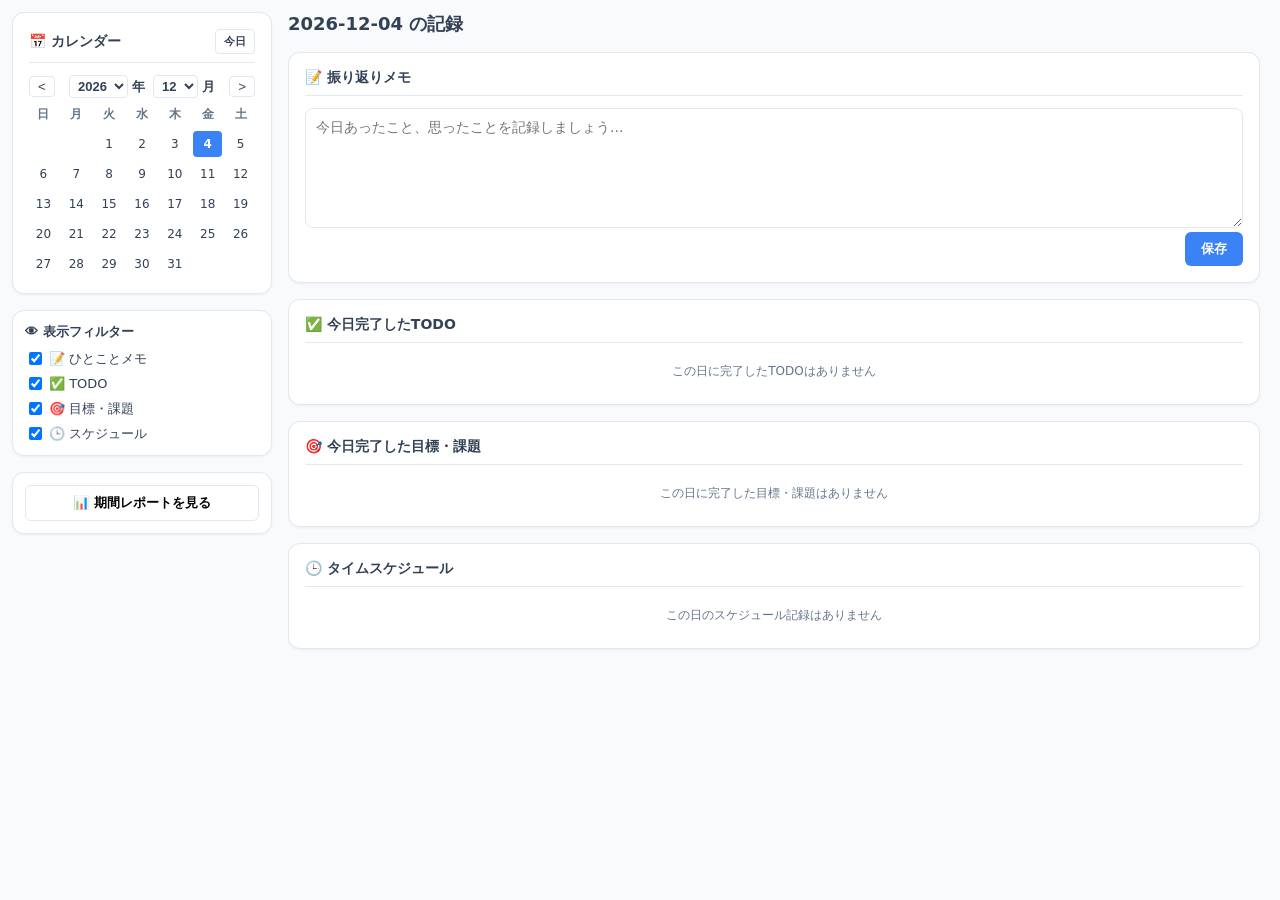
<file: d/journal.html>
<!DOCTYPE html>
<html lang="ja">
<head>
<meta charset="UTF-8">
<meta name="viewport" content="width=device-width,initial-scale=1">
<title>ジャーナル</title>
<style>
  :root {
    --bg: #f8fafc; --card: #fff; --border: #e2e8f0;
    --text-main: #334155; --text-sub: #64748b; --accent: #3b82f6;
  }
  body {
    margin: 0; padding: 12px; background: var(--bg); color: var(--text-main);
    font-family: system-ui, -apple-system, sans-serif;
    display: flex; gap: 16px; height: 100vh; box-sizing: border-box;
  }
  
  .left-pane { width: 260px; display: flex; flex-direction: column; gap: 16px; flex-shrink: 0; }
  .card { background: var(--card); border: 1px solid var(--border); border-radius: 12px; padding: 16px; box-shadow: 0 1px 3px rgba(0,0,0,0.05); }

  .cal-controls { display: flex; justify-content: space-between; align-items: center; margin-bottom: 12px; border-bottom: 1px solid var(--border); padding-bottom: 8px; }
  .cal-controls h3 { margin: 0; font-size: 14px; border: none; padding: 0; }
  .cal-header { display: flex; justify-content: space-between; align-items: center; margin-bottom: 8px; font-weight: bold; font-size: 14px; }
  
  .cal-btn { cursor: pointer; background: #fff; border: 1px solid var(--border); border-radius: 4px; padding: 2px 8px; color: var(--text-main); transition: 0.2s; }
  .cal-btn:hover { background: #f1f5f9; border-color: #cbd5e1; }
  #btn-today { font-size: 11px; font-weight: bold; padding: 4px 8px; }
  
  .cal-select { border: 1px solid var(--border); border-radius: 4px; padding: 2px 4px; font-size: 13px; font-weight: bold; cursor: pointer; background: #fff; color: var(--text-main); outline: none; transition: 0.2s; }
  .cal-select:hover, .cal-select:focus { border-color: var(--accent); }

  .cal-grid { display: grid; grid-template-columns: repeat(7, 1fr); gap: 4px; text-align: center; font-size: 12px; }
  .cal-grid .day-name { font-weight: bold; color: var(--text-sub); margin-bottom: 4px; }
  .cal-cell { padding: 6px 0; border-radius: 4px; cursor: pointer; position: relative; }
  .cal-cell:hover { background: #f1f5f9; }
  .cal-cell.active { background: var(--accent); color: #fff; font-weight: bold; }
  
  .cal-cell.is-today { color: var(--accent); font-weight: bold; box-shadow: inset 0 0 0 1.5px var(--accent); }
  .cal-cell.is-today.active { background: var(--accent); color: #fff; box-shadow: none; }
  .cal-cell.has-data::after { content: ''; position: absolute; bottom: 2px; left: 50%; transform: translateX(-50%); width: 4px; height: 4px; border-radius: 50%; background: #ef4444; }
  .cal-cell.active.has-data::after { background: #fff; }

  .right-pane { flex: 1; min-width: 0; display: flex; flex-direction: column; gap: 16px; overflow-y: auto; padding-right: 8px; }
  h3 { font-size: 14px; margin: 0 0 12px 0; border-bottom: 1px solid var(--border); padding-bottom: 8px; }
  
  textarea { width: 100%; height: 120px; padding: 10px; border: 1px solid var(--border); border-radius: 8px; resize: vertical; box-sizing: border-box; font-family: inherit; font-size: 14px; transition: 0.2s; }
  textarea:focus { outline: none; border-color: var(--accent); box-shadow: 0 0 0 3px rgba(59,130,246,0.1); }
  .btn-save { background: var(--accent); color: #fff; border: none; padding: 8px 16px; border-radius: 6px; cursor: pointer; font-weight: bold; transition: 0.2s; }
  .btn-save:hover { background: #2563eb; }

  .list-item { padding: 8px 12px; border-bottom: 1px dashed var(--border); font-size: 13px; display: flex; gap: 8px; align-items: center; }
  .list-item:last-child { border-bottom: none; }
  .empty-msg { color: var(--text-sub); font-size: 12px; padding: 8px; text-align: center; }

  .modal-overlay { position: fixed; top: 0; left: 0; width: 100%; height: 100%; background: rgba(0,0,0,0.4); backdrop-filter: blur(2px); display: none; justify-content: center; align-items: center; z-index: 5000; }
  .modal-content { background: var(--card); width: 92%; max-width: 850px; height: 88vh; border-radius: 12px; display: flex; flex-direction: column; overflow: hidden; box-shadow: 0 10px 30px rgba(0,0,0,0.2); animation: fadeIn 0.2s ease-out; }
  @keyframes fadeIn { from { opacity: 0; transform: translateY(10px); } to { opacity: 1; transform: translateY(0); } }
  .modal-header { padding: 16px 20px; border-bottom: 1px solid var(--border); display: flex; justify-content: space-between; align-items: center; background: #f8fafc; }
  .modal-header h2 { margin: 0; font-size: 18px; display: flex; align-items: center; gap: 8px; }
  .btn-close { background: none; border: none; font-size: 28px; cursor: pointer; color: var(--text-sub); line-height: 1; padding: 0 8px; transition: 0.2s; }
  .btn-close:hover { color: #ef4444; }
  
  .modal-filters { padding: 12px 20px; border-bottom: 1px solid var(--border); display: flex; gap: 12px; align-items: center; justify-content: space-between; flex-wrap: wrap; background: #fff; }
  .modal-filters-group { display: flex; align-items: center; gap: 12px; }
  .modal-filters input[type="date"] { border: 1px solid var(--border); border-radius: 6px; padding: 6px 10px; font-family: inherit; font-size: 13px; }
  
  .modal-body { flex: 1; overflow-y: auto; padding: 20px; background: #f1f5f9; }
  .report-day-card { background: #fff; border: 1px solid var(--border); border-radius: 10px; padding: 20px; margin-bottom: 20px; box-shadow: 0 2px 4px rgba(0,0,0,0.02); }
  .report-day-card h4 { margin: 0 0 16px 0; padding-bottom: 8px; border-bottom: 2px solid var(--accent); color: var(--accent); font-size: 16px; display: inline-block; min-width: 120px; }
  .report-section { margin-bottom: 16px; }
  .report-section:last-child { margin-bottom: 0; }
  .report-section h5 { margin: 0 0 8px 0; font-size: 13px; color: var(--text-sub); }
  .report-text { font-size: 14px; white-space: pre-wrap; line-height: 1.6; color: var(--text-main); background: #f8fafc; padding: 12px; border-radius: 8px; }
  .report-list-item { font-size: 13px; padding: 6px 0; border-bottom: 1px dashed #e2e8f0; display: flex; gap: 8px; }
  .report-list-item:last-child { border-bottom: none; }
</style>
</head>
<body>

  <div class="left-pane">
    <div class="card">
      <div class="cal-controls">
        <h3>📅 カレンダー</h3>
        <button class="cal-btn" id="btn-today">今日</button>
      </div>
      <div class="cal-header">
        <button class="cal-btn" id="prev-month">&lt;</button>
        <div style="display:flex; gap:4px; align-items:center;">
          <select id="sel-year" class="cal-select"></select>
          <span style="font-weight:bold; font-size:13px; margin-right:4px;">年</span>
          <select id="sel-month" class="cal-select"></select>
          <span style="font-weight:bold; font-size:13px;">月</span>
        </div>
        <button class="cal-btn" id="next-month">&gt;</button>
      </div>
      <div class="cal-grid" id="cal-grid"></div>
    </div>

    <div class="card" style="padding: 12px;">
      <h3 style="margin: 0 0 8px 0; font-size: 13px; border: none; padding: 0;">👁 表示フィルター</h3>
      <div style="display:flex; flex-direction:column; gap:6px; font-size:13px;">
        <label style="cursor:pointer; display:flex; align-items:center; gap:4px;">
          <input type="checkbox" id="filter-journal" checked> 📝 ひとことメモ
        </label>
        <label style="cursor:pointer; display:flex; align-items:center; gap:4px;">
          <input type="checkbox" id="filter-todo" checked> ✅ TODO
        </label>
        <label style="cursor:pointer; display:flex; align-items:center; gap:4px;">
          <input type="checkbox" id="filter-goals" checked> 🎯 目標・課題
        </label>
        <label style="cursor:pointer; display:flex; align-items:center; gap:4px;">
          <input type="checkbox" id="filter-schedule" checked> 🕒 スケジュール
        </label>
      </div>
    </div>

    <div class="card" style="padding: 12px; display: flex; flex-direction: column; gap: 8px;">
      <button id="btn-report" style="width:100%; padding:8px; border:1px solid var(--border); border-radius:6px; background:#fff; cursor:pointer; font-weight:bold; transition:0.2s;">
        📊 期間レポートを見る
      </button>
    </div>
  </div>

  <div class="right-pane">
    <h2 id="view-title" style="margin:0; font-size:18px;"></h2>

    <div class="card" id="card-journal">
      <h3>📝 振り返りメモ</h3>
      <textarea id="journal-text" placeholder="今日あったこと、思ったことを記録しましょう..."></textarea>
      <div style="display:flex; justify-content:flex-end;">
        <button class="btn-save" id="btn-save">保存</button>
      </div>
    </div>

    <div class="card" id="card-todo">
      <h3>✅ 今日完了したTODO</h3>
      <div id="todo-list"></div>
    </div>

    <div class="card" id="card-goals">
      <h3>🎯 今日完了した目標・課題</h3>
      <div id="goals-list"></div>
    </div>

    <div class="card" id="card-schedule">
      <h3>🕒 タイムスケジュール</h3>
      <div id="schedule-list"></div>
    </div>
  </div>

  <div class="modal-overlay" id="report-modal">
    <div class="modal-content">
      <div class="modal-header">
        <h2>📊 期間レポート</h2>
        <button class="btn-close" id="btn-close-modal" title="閉じる">&times;</button>
      </div>
      <div class="modal-filters">
        <div class="modal-filters-group">
          <label style="font-size:13px; font-weight:bold;">集計期間：</label>
          <input type="date" id="report-start">
          <span style="font-size:13px; font-weight:bold;">〜</span>
          <input type="date" id="report-end">
          <button class="btn-save" id="btn-generate-report" style="margin-top:0; padding:6px 12px;">表示を更新</button>
        </div>
        <div class="modal-filters-group" style="font-size:13px;">
          <span style="font-weight:bold; color:var(--text-sub);">表示：</span>
          <label style="cursor:pointer; display:flex; align-items:center; gap:4px;">
            <input type="checkbox" id="report-filter-journal" checked> 📝 メモ
          </label>
          <label style="cursor:pointer; display:flex; align-items:center; gap:4px;">
            <input type="checkbox" id="report-filter-todo" checked> ✅ TODO
          </label>
          <label style="cursor:pointer; display:flex; align-items:center; gap:4px;">
            <input type="checkbox" id="report-filter-goals" checked> 🎯 目標
          </label>
          <label style="cursor:pointer; display:flex; align-items:center; gap:4px;">
            <input type="checkbox" id="report-filter-schedule" checked> 🕒 予定
          </label>
        </div>
      </div>
      <div class="modal-body" id="report-body"></div>
    </div>
  </div>

<script>
const KEYS = { TODO: 'todosV1', SCHEDULE: 'schedulesV1', JOURNAL: 'journalsV1', GOALS: 'D_BACKLOG_V1' };
let currentDate = new Date(); 
let selectedDateStr = toYMD(new Date()); 

function toYMD(d) {
  const y = d.getFullYear();
  const m = String(d.getMonth() + 1).padStart(2, '0');
  const day = String(d.getDate()).padStart(2, '0');
  return `${y}-${m}-${day}`;
}

function getSafeDate(dStr) { return dStr ? String(dStr).substring(0, 10) : null; }
function escapeHtml(str) { return String(str).replace(/[&<>"']/g, m => ({ '&':'&amp;','<':'&lt;','>':'&gt;','"':'&quot;',"'":'&#39;' }[m])); }
function getStorageData(key, fallback) { try { return JSON.parse(localStorage.getItem(key)) || fallback; } catch(e) { return fallback; } }

function hasDataOnDate(dateStr, todos, schedules, journals, goalsData, filters) {
  if (filters.journal && journals[dateStr] && journals[dateStr].trim() !== '') return true;
  if (filters.schedule && schedules[dateStr] && schedules[dateStr].length > 0) return true;
  if (filters.todo) {
    const hasTodo = todos.some(t => {
      if (t.done && t.doneAt === dateStr) return true;
      if (Array.isArray(t.subtasks)) return t.subtasks.some(s => s.done && s.doneAt === dateStr);
      return false;
    });
    if (hasTodo) return true;
  }
  if (filters.goals && goalsData && Array.isArray(goalsData.issues)) {
    const hasGoal = goalsData.issues.some(iss => iss.status === 'done' && getSafeDate(iss.doneAt) === dateStr);
    if (hasGoal) return true;
  }
  return false;
}

function renderCalendar() {
  const year = currentDate.getFullYear();
  const month = currentDate.getMonth();
  const selYear = document.getElementById('sel-year');
  const selMonth = document.getElementById('sel-month');
  selYear.innerHTML = ''; const thisYear = new Date().getFullYear();
  for(let y = thisYear - 10; y <= thisYear + 5; y++) { const opt = document.createElement('option'); opt.value = y; opt.textContent = y; if(y === year) opt.selected = true; selYear.appendChild(opt); }
  selMonth.innerHTML = '';
  for(let m = 0; m < 12; m++) { const opt = document.createElement('option'); opt.value = m; opt.textContent = m + 1; if(m === month) opt.selected = true; selMonth.appendChild(opt); }

  const firstDay = new Date(year, month, 1);
  const lastDay = new Date(year, month + 1, 0);
  const grid = document.getElementById('cal-grid'); grid.innerHTML = '';
  const dayNames = ['日', '月', '火', '水', '木', '金', '土'];
  dayNames.forEach(d => { const el = document.createElement('div'); el.className = 'day-name'; el.textContent = d; grid.appendChild(el); });
  for (let i = 0; i < firstDay.getDay(); i++) grid.appendChild(document.createElement('div'));

  const todos = getStorageData(KEYS.TODO, []);
  const schedules = getStorageData(KEYS.SCHEDULE, {});
  const journals = getStorageData(KEYS.JOURNAL, {});
  const goalsData = getStorageData(KEYS.GOALS, { issues: [] });
  const realTodayStr = toYMD(new Date());
  const mainFilters = { journal: document.getElementById('filter-journal').checked, todo: document.getElementById('filter-todo').checked, goals: document.getElementById('filter-goals').checked, schedule: document.getElementById('filter-schedule').checked };

  for (let i = 1; i <= lastDay.getDate(); i++) {
    const d = new Date(year, month, i); const dStr = toYMD(d);
    const cell = document.createElement('div'); cell.className = 'cal-cell'; cell.textContent = i;
    if (dStr === realTodayStr) cell.classList.add('is-today');
    if (dStr === selectedDateStr) cell.classList.add('active');
    if (hasDataOnDate(dStr, todos, schedules, journals, goalsData, mainFilters)) cell.classList.add('has-data');
    cell.onclick = () => { selectedDateStr = dStr; renderCalendar(); renderDayContent(); };
    grid.appendChild(cell);
  }
}

function renderDayContent() {
  document.getElementById('view-title').textContent = `${selectedDateStr} の記録`;
  const showJournal = document.getElementById('filter-journal').checked; 
  const showTodo = document.getElementById('filter-todo').checked;
  const showGoals = document.getElementById('filter-goals').checked;
  const showSched = document.getElementById('filter-schedule').checked;

  document.getElementById('card-journal').style.display = showJournal ? 'block' : 'none'; 
  document.getElementById('card-todo').style.display = showTodo ? 'block' : 'none';
  document.getElementById('card-goals').style.display = showGoals ? 'block' : 'none';
  document.getElementById('card-schedule').style.display = showSched ? 'block' : 'none';

  const todos = getStorageData(KEYS.TODO, []);
  const schedules = getStorageData(KEYS.SCHEDULE, {});
  const journals = getStorageData(KEYS.JOURNAL, {});
  const goalsData = getStorageData(KEYS.GOALS, { issues: [] });

  if (showJournal) document.getElementById('journal-text').value = journals[selectedDateStr] || '';
  if (showTodo) {
    const completedTodos = [];
    todos.forEach(t => {
      if (t.done && t.doneAt === selectedDateStr) completedTodos.push(`[親] ${t.icon||''} ${t.title || '(無題)'}`);
      if (Array.isArray(t.subtasks)) t.subtasks.forEach(s => { if (s.done && s.doneAt === selectedDateStr) completedTodos.push(`[子] ${t.title || '(無題)'} > ${s.title || '(無題)'}`); });
    });
    const todoWrap = document.getElementById('todo-list');
    todoWrap.innerHTML = completedTodos.length === 0 ? '<div class="empty-msg">この日に完了したTODOはありません</div>' : completedTodos.map(text => `<div class="list-item">✅ ${escapeHtml(text)}</div>`).join('');
  }

  if (showGoals) {
    const issues = goalsData.issues || [];
    const getParentTitle = (id) => { const issue = issues.find(i => i.id === id); return issue ? issue.title : null; };
    const completedGoals = issues.filter(iss => iss.status === 'done' && getSafeDate(iss.doneAt) === selectedDateStr);
    
    const goalsWrap = document.getElementById('goals-list');
    goalsWrap.innerHTML = completedGoals.length === 0 ? '<div class="empty-msg">この日に完了した目標・課題はありません</div>' : completedGoals.map(iss => {
        const parentTitle = getParentTitle(iss.parentId);
        const displayTitle = parentTitle ? `[子] ${parentTitle} > ${iss.title}` : `[親] ${iss.title}`;
        return `<div class="list-item">🎯 <span>${escapeHtml(displayTitle)}</span></div>`;
    }).join('');
  }

  if (showSched) {
    const daySchedules = schedules[selectedDateStr] || [];
    daySchedules.sort((a,b) => (a.start||'').localeCompare(b.start||''));
    const schedWrap = document.getElementById('schedule-list');
    schedWrap.innerHTML = daySchedules.length === 0 ? '<div class="empty-msg">この日のスケジュール記録はありません</div>' : daySchedules.map(ev => `<div class="list-item"><span style="color:var(--accent); font-weight:bold; width:85px; flex-shrink:0;">${ev.start||'--:--'} - ${ev.end||'--:--'}</span><span>${ev.icon||''} ${escapeHtml(ev.title||'(無題)')}</span></div>`).join('');
  }
}

document.getElementById('btn-save').onclick = () => {
  const text = document.getElementById('journal-text').value;
  const journals = getStorageData(KEYS.JOURNAL, {}); journals[selectedDateStr] = text;
  localStorage.setItem(KEYS.JOURNAL, JSON.stringify(journals));
  renderCalendar();
  const btn = document.getElementById('btn-save'); btn.textContent = '保存しました！'; setTimeout(() => btn.textContent = '保存', 1500);
};

document.getElementById('prev-month').onclick = () => { currentDate.setMonth(currentDate.getMonth() - 1); renderCalendar(); };
document.getElementById('next-month').onclick = () => { currentDate.setMonth(currentDate.getMonth() + 1); renderCalendar(); };
document.getElementById('sel-year').onchange = (e) => { currentDate.setFullYear(parseInt(e.target.value, 10)); renderCalendar(); };
document.getElementById('sel-month').onchange = (e) => { currentDate.setMonth(parseInt(e.target.value, 10)); renderCalendar(); };
document.getElementById('btn-today').onclick = () => { currentDate = new Date(); selectedDateStr = toYMD(new Date()); renderCalendar(); renderDayContent(); };

['filter-journal', 'filter-todo', 'filter-goals', 'filter-schedule'].forEach(id => { document.getElementById(id).addEventListener('change', () => { renderCalendar(); renderDayContent(); }); });
['report-filter-journal', 'report-filter-todo', 'report-filter-goals', 'report-filter-schedule'].forEach(id => { document.getElementById(id).addEventListener('change', () => { generateReport(); }); });

const modalOverlay = document.getElementById('report-modal');
const reportStart = document.getElementById('report-start');
const reportEnd = document.getElementById('report-end');
const reportBody = document.getElementById('report-body');

document.getElementById('btn-report').onclick = () => {
  modalOverlay.style.display = 'flex';
  const today = new Date(); const firstDay = new Date(today.getFullYear(), today.getMonth(), 1);
  reportStart.value = toYMD(firstDay); reportEnd.value = toYMD(today); generateReport(); 
};
document.getElementById('btn-close-modal').onclick = () => modalOverlay.style.display = 'none';
modalOverlay.addEventListener('click', (e) => { if (e.target === modalOverlay) modalOverlay.style.display = 'none'; });
document.getElementById('btn-generate-report').onclick = () => generateReport();

function generateReport() {
  const startStr = reportStart.value; const endStr = reportEnd.value;
  if (!startStr || !endStr || startStr > endStr) { reportBody.innerHTML = '<div class="empty-msg" style="margin-top:40px; font-size:14px;">正しい期間を指定してください</div>'; return; }

  const reportFilters = { journal: document.getElementById('report-filter-journal').checked, todo: document.getElementById('report-filter-todo').checked, goals: document.getElementById('report-filter-goals').checked, schedule: document.getElementById('report-filter-schedule').checked };
  const todos = getStorageData(KEYS.TODO, []);
  const schedules = getStorageData(KEYS.SCHEDULE, {});
  const journals = getStorageData(KEYS.JOURNAL, {});
  const goalsData = getStorageData(KEYS.GOALS, { issues: [] });

  const dates = []; let d = new Date(startStr); const endD = new Date(endStr);
  while (d <= endD) { dates.push(toYMD(d)); d.setDate(d.getDate() + 1); }
  dates.reverse();

  let html = ''; let hasAnyData = false;
  dates.forEach(dateStr => {
    if (!hasDataOnDate(dateStr, todos, schedules, journals, goalsData, reportFilters)) return;
    hasAnyData = true;

    let dayHtml = `<div class="report-day-card"><h4>📅 ${dateStr}</h4>`;
    if (reportFilters.journal) { const jText = journals[dateStr]; if (jText && jText.trim()) dayHtml += `<div class="report-section"><h5>📝 振り返りメモ</h5><div class="report-text">${escapeHtml(jText)}</div></div>`; }
    if (reportFilters.todo) {
      const completedTodos = [];
      todos.forEach(t => {
        if (t.done && t.doneAt === dateStr) completedTodos.push(`[親] ${t.icon||''} ${t.title || '(無題)'}`);
        if (Array.isArray(t.subtasks)) t.subtasks.forEach(s => { if (s.done && s.doneAt === dateStr) completedTodos.push(`[子] ${t.title || '(無題)'} > ${s.title || '(無題)'}`); });
      });
      if (completedTodos.length > 0) { dayHtml += `<div class="report-section"><h5>✅ 完了したTODO</h5>`; completedTodos.forEach(text => dayHtml += `<div class="report-list-item">✅ <span>${escapeHtml(text)}</span></div>`); dayHtml += `</div>`; }
    }
    if (reportFilters.goals && goalsData && Array.isArray(goalsData.issues)) {
      const completedGoals = goalsData.issues.filter(iss => iss.status === 'done' && getSafeDate(iss.doneAt) === dateStr);
      if (completedGoals.length > 0) {
        dayHtml += `<div class="report-section"><h5>🎯 完了した目標・課題</h5>`;
        completedGoals.forEach(iss => {
            const parentTitle = goalsData.issues.find(i=>i.id===iss.parentId)?.title;
            const displayTitle = parentTitle ? `[子] ${parentTitle} > ${iss.title}` : `[親] ${iss.title}`;
            dayHtml += `<div class="report-list-item">🎯 <span>${escapeHtml(displayTitle)}</span></div>`;
        });
        dayHtml += `</div>`;
      }
    }
    if (reportFilters.schedule) {
      const daySchedules = schedules[dateStr] || [];
      if (daySchedules.length > 0) {
        daySchedules.sort((a,b) => (a.start||'').localeCompare(b.start||''));
        dayHtml += `<div class="report-section"><h5>🕒 スケジュール</h5>`;
        daySchedules.forEach(ev => dayHtml += `<div class="report-list-item"><span style="color:var(--accent); font-weight:bold; width:85px; flex-shrink:0;">${ev.start||'--:--'} - ${ev.end||'--:--'}</span><span>${ev.icon||''} ${escapeHtml(ev.title||'(無題)')}</span></div>`);
        dayHtml += `</div>`;
      }
    }
    dayHtml += `</div>`; html += dayHtml;
  });
  reportBody.innerHTML = !hasAnyData ? '<div class="empty-msg" style="margin-top:40px; font-size:14px;">指定された期間に表示できる記録はありません</div>' : html;
}

renderCalendar(); renderDayContent();
window.addEventListener('storage', (e) => { if (Object.values(KEYS).includes(e.key)) { renderCalendar(); renderDayContent(); if (modalOverlay.style.display === 'flex') generateReport(); } });
</script>
</body>
</html>
</file>
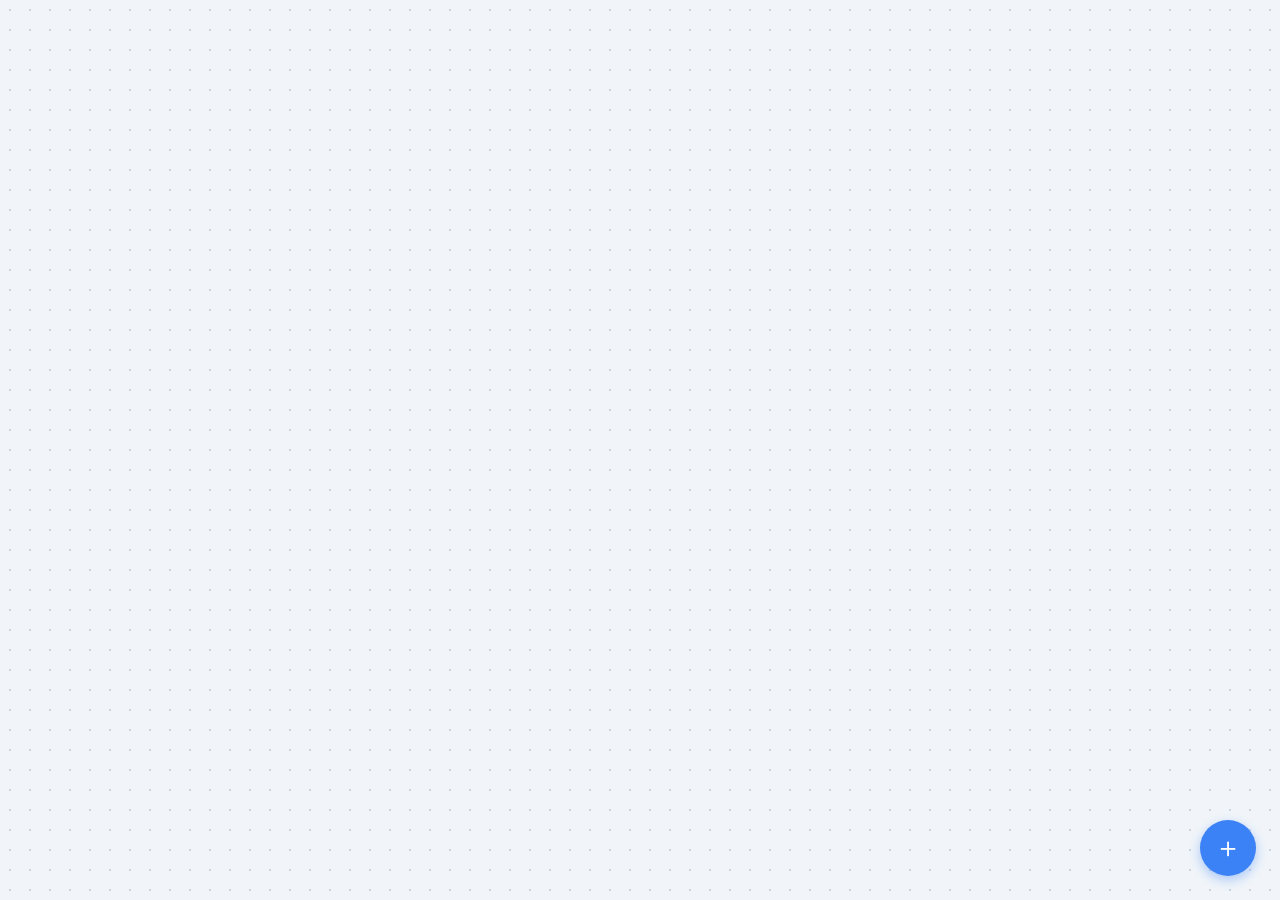
<file: d/keep.html>
<!DOCTYPE html>
<html lang="ja">
<head>
<meta charset="UTF-8">
<meta name="viewport" content="width=device-width, initial-scale=1.0">
<title>付箋ボード</title>
<style>
  body {
    margin: 0;
    padding: 0;
    background-color: #f1f5f9;
    background-image: radial-gradient(#cbd5e1 1px, transparent 1px);
    background-size: 20px 20px;
    height: 100vh;
    overflow: hidden;
    font-family: system-ui, -apple-system, sans-serif;
  }
  
  /* ボード全体のエリア */
  #board {
    position: relative;
    width: 100%;
    height: 100%;
    overflow: auto;
  }

  /* 付箋（ノート）の見た目 */
  .note {
    position: absolute;
    width: 220px;
    min-height: 180px;
    padding: 16px;
    box-sizing: border-box;
    border-radius: 2px;
    box-shadow: 2px 4px 8px rgba(0,0,0,0.15);
    cursor: grab;
    display: flex;
    flex-direction: column;
    transition: box-shadow 0.2s;
  }
  .note:active {
    cursor: grabbing;
    box-shadow: 4px 8px 16px rgba(0,0,0,0.25);
    z-index: 100 !important;
  }
  
  /* 画鋲のような装飾 */
  .note::before {
    content: '';
    position: absolute;
    top: 6px;
    left: 50%;
    transform: translateX(-50%);
    width: 12px;
    height: 12px;
    border-radius: 50%;
    background: #ef4444;
    box-shadow: inset -2px -2px 4px rgba(0,0,0,0.3), 1px 2px 2px rgba(0,0,0,0.2);
  }

  /* テキスト部分 */
  .note-text {
    margin-top: 12px;
    flex: 1;
    font-size: 14px;
    color: #333;
    white-space: pre-wrap;
    outline: none;
    line-height: 1.5;
  }

  /* 削除ボタン */
  .btn-delete {
    position: absolute;
    top: 4px;
    right: 4px;
    width: 20px;
    height: 20px;
    background: rgba(0,0,0,0.05);
    border: none;
    border-radius: 50%;
    color: #666;
    font-size: 12px;
    cursor: pointer;
    display: none;
    align-items: center;
    justify-content: center;
  }
  .note:hover .btn-delete {
    display: flex;
  }
  .btn-delete:hover {
    background: rgba(255,0,0,0.1);
    color: #dc2626;
  }
  
  /* 色変更パレット */
  .color-picker {
    display: flex;
    gap: 4px;
    margin-top: 10px;
    opacity: 0;
    transition: opacity 0.2s;
  }
  .note:hover .color-picker { opacity: 1; }
  .color-dot {
    width: 16px; height: 16px; border-radius: 50%; cursor: pointer; border: 1px solid rgba(0,0,0,0.1);
  }

  /* ★追加：右下のフローティング「＋」ボタン */
  #addNoteBtn {
    position: fixed;
    bottom: 24px;
    right: 24px;
    width: 56px;
    height: 56px;
    border-radius: 50%;
    background: #3b82f6;
    color: #fff;
    border: none;
    font-size: 28px;
    display: flex;
    align-items: center;
    justify-content: center;
    cursor: pointer;
    box-shadow: 0 4px 12px rgba(59, 130, 246, 0.4);
    transition: all 0.2s;
    z-index: 1000;
  }
  #addNoteBtn:hover {
    background: #2563eb;
    transform: translateY(-2px);
    box-shadow: 0 6px 16px rgba(59, 130, 246, 0.5);
  }
</style>
</head>
<body>

  <div id="board"></div>

  <button id="addNoteBtn" title="新しい付箋を追加">＋</button>

  <script src="keep.js"></script>
</body>
</html>
</file>
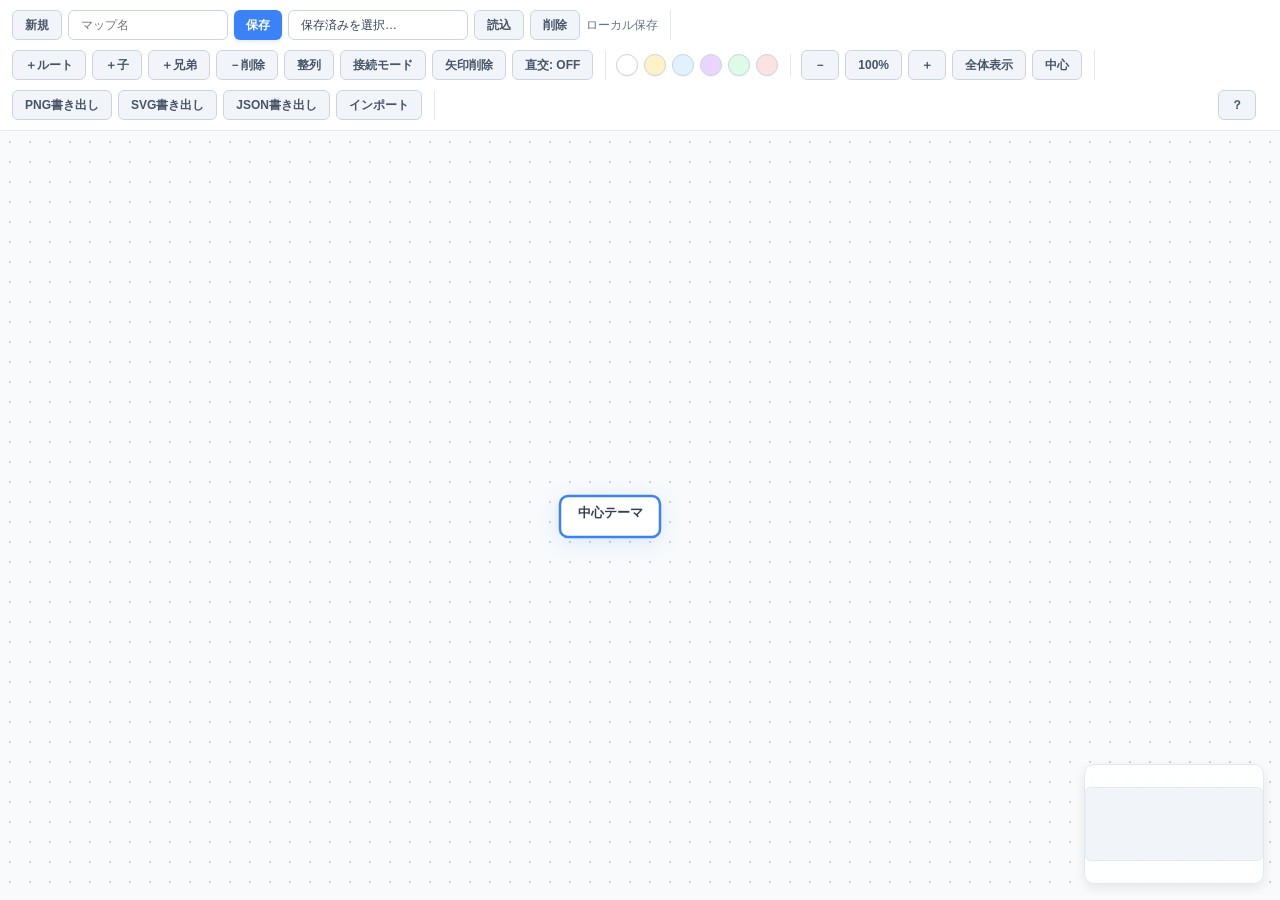
<file: d/mindmap.html>
<!DOCTYPE html>
<html lang="ja">
<head>
<meta charset="UTF-8" />
<meta name="viewport" content="width=device-width, initial-scale=1" />
<title>Dフレーム｜マインドマップ</title>
<style>
  /* ───────── マインドマップ モダンUI ───────── */
  :root {
    --bg: #f8fafc; 
    --panel: #ffffff; 
    --line: #e2e8f0; 
    --text: #334155; 
    --muted: #64748b; 
    --accent: #3b82f6;
    --node-border: #cbd5e1;
  }
  * { box-sizing: border-box; }
  html, body { 
    height: 100%; margin: 0; background: var(--bg); color: var(--text); 
    font-family: system-ui, -apple-system, sans-serif; font-size: 13px; line-height: 1.5; 
  }
  #app { display: grid; grid-template-rows: auto 1fr; height: 100%; }
  
  /* ========== ツールバー ========== */
  .toolbar { 
    display: flex; gap: 10px; align-items: center; padding: 10px 12px; 
    background: var(--panel); border-bottom: 1px solid var(--line); 
    position: sticky; top: 0; z-index: 10; flex-wrap: wrap;
    box-shadow: 0 1px 3px rgba(0,0,0,0.02);
  }
  .toolbar .group { 
    display: flex; gap: 6px; align-items: center; 
    padding-right: 12px; border-right: 1px solid var(--line); 
  }
  .toolbar .group:last-child { border-right: none; }

  /* ボタン・入力欄のモダン化 */
  button, select, input[type="text"] {
    appearance: none; height: 30px; padding: 0 12px; 
    border: 1px solid #cbd5e1; border-radius: 6px; 
    font-size: 12px; font-weight: 600; color: #475569; 
    background: #f1f5f9; cursor: pointer; transition: 0.2s; white-space: nowrap;
  }
  button:hover:not(:disabled) { background: #e2e8f0; }
  button:disabled { opacity: 0.5; cursor: not-allowed; }
  
  button.primary { 
    background: var(--accent); color: #fff; border: none; 
    box-shadow: 0 2px 4px rgba(59,130,246,0.15); 
  }
  button.primary:hover:not(:disabled) { background: #2563eb; }
  
  input[type="text"], select {
    background: #ffffff; cursor: text; font-weight: 500; color: #334155;
  }
  input[type="text"]:focus, select:focus {
    border-color: var(--accent); outline: none; box-shadow: 0 0 0 2px rgba(59,130,246,0.1);
  }

  /* ========== ステージ（キャンバス） ========== */
  /* 背景をFigmaのような上品なドットグリッドに */
  #stageWrap { 
    position: relative; overflow: hidden; 
    background-color: var(--bg);
    background-image: radial-gradient(circle, #cbd5e1 1px, transparent 1px);
    background-size: 20px 20px;
    border-top: 1px solid #fff;
  }
  #stage { position: absolute; inset: 0; }
  svg { width: 100%; height: 100%; }
  
  /* 矢印（エッジ） */
  .edge { stroke: #94a3b8; stroke-width: 2; fill: none; transition: stroke 0.2s, stroke-width 0.2s; }
  .edge.selected { stroke: var(--accent); stroke-width: 3; filter: drop-shadow(0 0 2px rgba(59,130,246,0.4)); }
  #edges path { pointer-events: stroke; cursor: pointer; }
  
  /* ノード（箱） */
  .node rect { 
    stroke: var(--node-border); stroke-width: 1.5; 
    rx: 8px; ry: 8px; /* 丸みを少しシャープに */
    filter: drop-shadow(0 2px 4px rgba(0,0,0,0.05)); 
    transition: stroke 0.2s, stroke-width 0.2s, filter 0.2s;
  }
  .node foreignObject { overflow: visible; }
  .label { 
    display: flex; align-items: center; justify-content: center; text-align: center;
    padding: 8px 10px; min-width: 80px; max-width: 320px; 
    border-radius: 8px; outline: 0; word-break: break-word; 
    background: transparent !important; white-space: pre-wrap;
    font-size: 13px; color: var(--text); font-weight: 600; line-height: 1.4;
  }
  .label[contenteditable="true"] { cursor: text; }
  
  /* ノード選択時（青枠と光彩） */
  .node.selected rect { 
    stroke: var(--accent); stroke-width: 2.5; 
    filter: drop-shadow(0 4px 10px rgba(59,130,246,0.15)); 
  }
  
  /* 矩形選択ツール */
  .selection-rect { 
    position: absolute; border: 1px dashed var(--accent); 
    background: rgba(59,130,246,0.08); pointer-events: none; z-index: 5; border-radius: 4px; 
  }
  
  /* ========== ミニマップ ========== */
  .minimap { 
    position: absolute; right: 16px; bottom: 16px; 
    width: 180px; height: 120px; 
    background: rgba(255,255,255,0.85); backdrop-filter: blur(4px); /* すりガラス効果 */
    border: 1px solid var(--line); border-radius: 10px; overflow: hidden; 
    box-shadow: 0 4px 12px rgba(0,0,0,0.08); 
  }
  
  /* ========== カラーパレット ========== */
  .swatch { 
    width: 22px; height: 22px; border-radius: 50%; /* 丸くする */
    border: 1px solid #cbd5e1; cursor: pointer; 
    box-shadow: 0 1px 2px rgba(0,0,0,0.05); transition: 0.2s; 
  }
  .swatch:hover { transform: scale(1.15); }
  .swatch:focus { outline: 2px solid var(--accent); outline-offset: 2px; }
  
  /* ========== ヘルプパネル ========== */
  #infoPanel {
    font-size: 13px; color: var(--text);
  }
  #infoPanel b { color: #1e293b; font-size: 14px; }
  #infoPanel ul { padding-left: 20px; }
  #infoPanel ul li { margin-bottom: 6px; color: #475569; }
</style>
</head>
<link rel="stylesheet" href="../css/common-scroll.css">
<body>
<div id="app">
  <div class="toolbar">
    <div class="group">
      <button id="newBtn" title="新規">新規</button>
      <input id="mapName" type="text" placeholder="マップ名" list="saveNames" style="width:160px" />
      <datalist id="saveNames"></datalist>
      <button id="saveBtn" class="primary" title="保存">保存</button>
      <select id="loadSelect" title="保存済みを読み込み" style="width:180px"><option value="">保存済みを選択…</option></select>
      <button id="loadBtn" title="読込">読込</button>
      <button id="delBtn" title="削除">削除</button>
      <span id="autosaveBadge" style="font-size:12px;color:var(--muted)">ローカル保存</span>
    </div>

    <div class="group" id="nodeOps">
      <button id="addRoot" title="ルートノードを追加">＋ルート</button>
      <button id="addChild" title="子ノードを追加">＋子</button>
      <button id="addSibling" title="兄弟ノードを追加">＋兄弟</button>
      <button id="delNode" title="選択ノードを削除">－削除</button>
      <button id="alignBtn" title="選択ノード配下を整列">整列</button>
      <button id="connectBtn" title="接続モードON/OFF">接続モード</button>
      <button id="delEdge" title="選択した矢印を削除">矢印削除</button>
      <button id="routeModeBtn" title="配線モード（Rで切替）">直交: OFF</button>
    </div>

    <div class="group" id="colorGroup" title="色を選択（選択中のノードに適用）">
      <div class="swatch" data-color="#ffffff" style="background:#ffffff" tabindex="0"></div>
      <div class="swatch" data-color="#fef3c7" style="background:#fef3c7" tabindex="0"></div>
      <div class="swatch" data-color="#e0f2fe" style="background:#e0f2fe" tabindex="0"></div>
      <div class="swatch" data-color="#e9d5ff" style="background:#e9d5ff" tabindex="0"></div>
      <div class="swatch" data-color="#dcfce7" style="background:#dcfce7" tabindex="0"></div>
      <div class="swatch" data-color="#fde2e2" style="background:#fde2e2" tabindex="0"></div>
    </div>

    <div class="group">
      <button id="zoomOut" title="ズームアウト">－</button>
      <button id="zoomReset" title="ズーム率">100%</button>
      <button id="zoomIn" title="ズームイン">＋</button>
      <button id="fitBtn" title="すべてを表示">全体表示</button>
      <button id="centerBtn" title="中心へ">中心</button>
    </div>

    <div class="group">
      <button id="exportBtn" title="PNGで書き出す">PNG書き出し</button>
      <button id="exportSvgBtn" title="SVGで書き出す">SVG書き出し</button>
      <button id="exportJsonBtn" title="JSONで書き出す">JSON書き出し</button>
      <button id="importBtn" title="JSON / SVG を読み込む">インポート</button>
      <input id="importFile" type="file" accept=".json,.svg,image/svg+xml" style="display:none" />
    </div>

    <div class="group" style="margin-left:auto; position:relative">
      <button id="infoBtn" title="使い方・ヘルプ">？</button>
      <div id="infoPanel" style="display:none; position:absolute; right:0; top:38px; width:420px; max-width:min(90vw,480px); background:#fff; border:1px solid var(--line); border-radius:10px; box-shadow:0 8px 28px rgba(0,0,0,.1); padding:12px; z-index:20; font-size:12px; line-height:1.5">
        <b>使い方（ショートカット）</b>
        <ul style="margin:8px 0 0 18px; padding:0">
          <li>ドラッグ：ノード移動／Shift+ドラッグ：範囲選択／Ctrl(⌘)+クリック：複数選択</li>
          <li>F2 / E：編集開始／Esc：編集キャンセル</li>
          <li>Enter（編集中）：確定して選択へ／Ctrl+Enter：改行</li>
          <li>Enter（選択中）：兄弟を追加／Tab（選択中）：子を追加</li>
          <li>← 親へ／→ 最初の子へ／↑↓ 兄弟間移動</li>
          <li>Ctrl(⌘)+Z：元に戻す／Ctrl(⌘)+Y または Shift+Z：やり直し</li>
          <li>接続モード：ノードを2つ順にクリックで矢印を作成</li>
          <li>接続（ショートカット）：<b>L</b>（2ノード選択時）／<b>Alt+ドラッグ</b>（ノード→ノード）</li>
          <li>整列：選択ノード配下を自動整列（縦均等／横左揃え／順序維持・再帰）</li>
        </ul>
      </div>
    </div>
  </div>

  <div id="stageWrap">
    <div id="stage">
      <svg id="svgRoot" xmlns="http://www.w3.org/2000/svg">
        <defs>
          <marker id="arrow" viewBox="0 0 10 10" refX="10" refY="5" markerWidth="8" markerHeight="8" orient="auto-start-reverse">
            <path d="M 0 0 L 10 5 L 0 10 z" fill="#94a3b8"></path>
          </marker>
        </defs>
        <g id="viewport" transform="translate(0,0) scale(1)">
          <g id="edges"></g>
          <g id="nodes"></g>
          <g id="overlay"></g>
        </g>
      </svg>
      <div id="selRect" class="selection-rect" style="display:none"></div>
      <canvas id="exportCanvas" style="display:none"></canvas>
    </div>
    <div class="minimap" id="mini"></div>
  </div>
</div>

<!-- 外部JSのみを読み込む -->
<script src="mindmap.js"></script>
</body>
</html>
</file>
<file: css/05-data-popover.css>
/*Cフレーム エクスポート＆インポートボタン */
    .icon-btn{ display:inline-flex; align-items:center; justify-content:center; width:36px; height:36px; padding:0; margin-left:8px; border:1px solid var(--line,#e5e5e5); background:var(--card,#fff); color:#111; border-radius:10px; cursor:pointer; }
    .icon-btn:hover{ background:var(--bg,#f7f7f8); }


    .data-popover{ position:absolute; z-index:1000; min-width:320px; max-width:420px; background:var(--card,#fff); border:1px solid var(--line,#e5e5e5); border-radius:12px; box-shadow:0 10px 24px rgba(0,0,0,.12); padding:10px; }
    .dp-section{ padding:8px; border-radius:10px; }
    .dp-section + .dp-section{ border-top:1px dashed var(--line,#e5e5e5); }
    .dp-title{ font-size:12px; color:#666; margin-bottom:6px; }
    .dp-row{ display:flex; flex-wrap:wrap; gap:6px; align-items:center; }
    .dp-btn{ padding:6px 10px; border:1px solid var(--line,#e5e5e5); background:var(--card,#fff); border-radius:8px; cursor:pointer; display:inline-flex; align-items:center; gap:6px; }
    .dp-btn:hover{ background:var(--bg,#f7f7f8); }
    .dp-check{ display:flex; align-items:center; gap:6px; padding:4px 6px; }
    .dp-tabs{ display:flex; gap:6px; margin-bottom:6px; }
    .dp-tab{ padding:4px 8px; border:1px solid var(--line,#e5e5e5); border-radius:8px; background:var(--card,#fff); cursor:pointer; }
    .dp-tab.is-active{ outline:2px solid var(--accent,#2b6cb0); }
    .dp-note{ margin-top:6px; font-size:11px; color:#666; }
</file>
<file: css/04-e-frame.css>
/* === Eフレーム：TODOリスト === */
  #EFrame #todoList .todo-row{
    grid-template-columns: 22px 1fr 30px !important;  /* ✔ / 本文(3行) / → */
    align-items: start !important;
  }

  #EFrame #todoList .todo-main{
    display: grid !important;
    grid-template-rows: auto auto auto !important;  /* 1:タイトル 2:〆切 3:メモ */
    row-gap: 2px !important;
    min-width: 0 !important;   /* 省略記号が効くように */
  }

  #EFrame #todoList .todo-title-line,
  #EFrame #todoList .todo-due-line,
  #EFrame #todoList .todo-memo-line{
    overflow: hidden !important;
    white-space: nowrap !important;
    text-overflow: ellipsis !important; /* 末尾で見切る */
    min-width: 0 !important;
  }

  /* 行ごとの見た目 */
  #EFrame #todoList .todo-title-line{
    display: flex !important;
    align-items: center !important;
    gap: 6px !important;
    font-size: 13px !important;
    color: #111 !important;
    line-height: 1.3 !important;
    font-weight: 600 !important;
  }
  #EFrame #todoList .todo-ico{ flex: 0 0 18px !important; text-align: center !important; }
  #EFrame #todoList .todo-title-text{ flex: 1 1 auto !important; min-width: 0 !important; }

  #EFrame #todoList .todo-due-line{ font-size: 12px !important; color:#555 !important; }
  #EFrame #todoList .todo-memo-line{ font-size: 12px !important; color:#666 !important; }
  #EFrame #todoList .todo-row.todo-done{
  opacity: 0.55;
  }
  #EFrame #todoList .todo-row.todo-done {
    opacity: 0.6;                /* 少し薄く */
  }
  #EFrame #todoList .todo-row.todo-done .todo-title-text,
  #EFrame #todoList .todo-row.todo-done .todo-due-line,
  #EFrame #todoList .todo-row.todo-done .todo-memo-line {
    text-decoration: line-through;  /* 取り消し線 */
  }
  .todo-row.todo-done .todo-title-text{ text-decoration: line-through; color:#888; }
  .todo-row.todo-done .todo-due-line{ color:#aaa; }

  /* 〆切が今日 */
  #EFrame #todoList .todo-due-line.due-today {
    color: #d35400 !important;/* オレンジ */
  }

  /* 〆切を過ぎている */
  #EFrame #todoList .todo-due-line.due-overdue {
    color: #c0392b !important;   /* 赤 */
    font-weight: bold;
  }

  /* TODOパネル全体＝上:ツールバー / 下:リスト */
#EFrame #todoPanel{
  display: grid;
  grid-template-rows: auto 1fr;
  height: 100%;
  min-height: 0;                 
  overflow: hidden !important;   /* ★ パネルはスクロールさせない */
}

/* リスト本体をスクロール対象に */
#EFrame #todoList{
  overflow: auto;
  min-height: 0;                 /* ★ gridの子はこれ大事 */
  max-height: 100%;
  -webkit-overflow-scrolling: touch; /* スマホの慣性スクロール */
  scrollbar-gutter: stable; 
  scrollbar-width: thin;                 /* ← Firefox 用 */
  scrollbar-color: #bbb transparent;     /* ← Firefox 用（つまみ色 / 背景） */
}

/* WebKit系（Chrome, Edge, Safari）用 */
#EFrame #todoList::-webkit-scrollbar {
  width: 4px;                            /* ← 太さ：ここを調整（例: 4〜8px） */
}

#EFrame #todoList::-webkit-scrollbar-thumb {
  background-color: #bbb;                /* ← つまみ色 */
  border-radius: 4px;                    /* ← 丸み */
}

#EFrame #todoList::-webkit-scrollbar-thumb:hover {
  background-color: #999;                /* ← ホバー時 */
}

#EFrame #todoList::-webkit-scrollbar-track {
  background: transparent;               /* ← 背景透明（狭く見える） */
}
  /* === TODO編集モーダル === */
  #todoModalOverlay{
    position:fixed; inset:0; background:rgba(0,0,0,.35);
    display:none; z-index:5000;
  }
  #todoModal{
    position:fixed; inset:auto; left:50%; top:50%;
    transform:translate(-50%,-50%);
    width:min(680px, 92vw); max-height:80vh; overflow:auto;
    background:#fff; border:1px solid #ddd; border-radius:12px;
    box-shadow:0 10px 30px rgba(0,0,0,.25);
    display:none; z-index:5001; padding:16px;
    box-sizing:border-box;
  }
  #todoModal .tm-head{ display:flex; align-items:center; gap:8px; padding:6px 2px 10px; border-bottom:1px solid #eee; }
  #todoModal .tm-head strong{ font-size:14px; }
  #todoModal .tm-body{ display:grid; gap:10px; padding:12px 2px; }
  #todoModal .tm-row{ display:grid; grid-template-columns:120px 1fr; align-items:center; gap:8px; }
  #todoModal input[type="text"],
  #todoModal input[type="date"],
  #todoModal select,
  #todoModal textarea{
    width:100%; height:34px; padding:0 10px; border:1px solid #ccc; border-radius:8px; font-size:14px; box-sizing:border-box;
  }
  #todoModal textarea{ height:200px; padding:8px 10px; resize:vertical; }
  #todoModal .tm-actions { 
    display: flex; 
    gap: 10px; 
    align-items: center; 
    padding-top: 12px; 
    border-top: 1px solid #eee; 
  }
  #todoModal button,
  #todoModal .btn {
    height: 36px;
    padding: 0 14px;
    border-radius: 10px;           /* ← 丸角を少し強めに */
    font-size: 14px;
    line-height: 1;
    cursor: pointer;
    transition: box-shadow .12s ease, transform .04s ease, background-color .12s ease, border-color .12s ease;
    border: 1px solid #d0d5dd;
    background: #f7f7f8;
    color: #222;
  }
  /* バリアント */
  #todoModal .primary, #tmSave {
    background: #2b6cb0;
    border-color: #2b6cb0;
    color: #fff;
  }
  #todoModal .ghost, #tmCancel {
    background: #fff;
    border-color: #d0d5dd;
    color: #333;
  }
  #todoModal .danger, #tmDelete {
    background: #fff;
    color: #c0392b;
    border-color: #c0392b;
  }
　#todoModal select#tmIcon {
  height: 34px;
  padding: 0 10px;
  border: 1px solid #ccc;
  border-radius: 8px;
  width: 100%;
  box-sizing: border-box;
  }

  /* 1行固定（折り返さない） */
  .one-line {
    white-space: nowrap;
    overflow: hidden;
    text-overflow: ellipsis;
  }

  /* 横スクロール用のビューポート */
  .marquee-viewport {
    position: relative;
    overflow: hidden;
  }

  /* 小さい親タイトル（ヒント）にも同じ見た目を適用 */
  .todo-parent-hint {
    font-size: 11px;
    line-height: 1.2;
    color: #6b7280;
    margin-bottom: 2px;
  }

  /* トラック */
  .marquee-track {
    display: inline-block;
    will-change: transform;
    backface-visibility: hidden;
    transform: translateZ(0); /* GPUで安定 */
  }

  /* タイトルがはみ出してスクロールになる時だけ、2枚のあいだに1文字ぶんの余白 */
  .marquee-viewport.is-marquee .marquee-copy {
    padding-right: 2em; /* 1文字=1em。半角1文字なら 0.5em や 1ch でもOK */
  }

    /* === Cフレーム：フォルダボタンを必ず“従来の丸 pill 形状”に固定（強制復元）=== */
    #bmArea #bmRail .bm-folder-btn{
      display:inline-flex !important;
      align-items:center !important;
      gap:6px !important;
      height:30px !important;
      padding:4px 10px !important;
      border:1px solid #d0d0d0 !important;
      border-radius:999px !important;       /* ← ここが肝（pill 形） */
      background:#fff !important;
      cursor:pointer !important;
      white-space:nowrap !important;
      box-shadow:none !important;
    }
    #bmArea #bmRail .bm-folder-btn .name{
      max-width:140px !important;
      overflow:hidden !important;
      text-overflow:ellipsis !important;
      display:inline-block !important;
      vertical-align:bottom !important;
    }
    #bmArea #bmRail .bm-folder-btn .caret{
      font-size:11px !important;
      opacity:.7 !important;
    }

    /* Cフレーム専用の上書き（検索ボタンのデザインに勝つ） */
    #searchArea #cDataBtn{
      all: unset;               /* 既存のボタン系リセット */
      display:inline-flex;
      align-items:center;
      justify-content:center;
      width:36px; height:36px;
      box-sizing: border-box;
      background: var(--card, #fff);
      color:#111;               /* アイコンの線色（currentColor） */
      border:1px solid var(--line, #e5e5e5);
      border-radius:10px;
      cursor:pointer;
      margin-left:8px;
    }
    #searchArea #cDataBtn:hover{ background: var(--bg, #f7f7f8); }
    #searchArea #cDataBtn:active{ transform: translateY(1px); }

    #searchArea #cDataBtn svg{
      width:22px; height:22px;
      stroke: currentColor; fill: none; /* 念押し */
    }


    /* === Eフレーム：タブ（TODO / タイマー） === */
    /* --- Eフレーム全体の器 --- */
    #EFrame{
      height: 100%;
      display: grid;
      grid-template-rows: auto 1fr;  /* 上=タブ/ツールバー, 下=本文 */
      min-height: 0;                 /* ★ これが無いと子がはみ出す */
    }

    #EFrame .e-tabs{
      display:flex; gap:6px; padding:6px;
      border-bottom:1px solid #e5e5e5; background:#fff;
      position:sticky; top:0; z-index:1;
    }
    #EFrame .e-tab{
      width:34px; height:28px; padding:0;
      display:flex; align-items:center; justify-content:center;
      border:1px solid #ccc; border-radius:6px; background:#f8f8f8; cursor:pointer;
      font-size:16px; line-height:1;
    }
    #EFrame .e-tab.active{ background:#2b6cb0; color:#fff; border-color:#2b6cb0; }

    /* === タイマーパネル === */
    #timerPanel{ overflow:auto; padding:12px; background:#fafafa; position: relative; }
    #timerPanel .t-controls{ display:flex; gap:8px; align-items:center; justify-content:center; flex-wrap:wrap; }
    #timerPanel .t-controls input[type="number"]{
      width:86px; height:36px; padding:0 8px; border:1px solid #ccc; border-radius:8px; font-size:14px;
    }
    #timerPanel .t-controls button, #timerPanel .t-presets button{
      height:36px; padding:0 12px; border:1px solid #d0d0d0; border-radius:8px; background:#fff; cursor:pointer;
    }
    #timerPanel .t-controls button.primary{ background:#2b6cb0; color:#fff; border-color:#2b6cb0; }
    #timerPanel .t-presets{ display:flex; gap:6px; justify-content:center; flex-wrap:wrap; }
    #timerPanel .t-note{ font-size:12px; color:#666; text-align:center; }

    /* === タイマー：ドーナツ表示 === */
    #timerPanel .t-wrap{
      max-width:100%;
      margin:8px auto;
      display:grid;
      gap:14px;
      place-items:center;       /* 中央寄せ */
    }
    #timerPanel .t-progress{
      width:100%;
      max-width:220px;
      aspect-ratio:1/1;
      margin:6px 0;
      position:relative;
      z-index:0;                 /* 最背面 */
      pointer-events:none;       /* ← 全部まとめて透過 */
    }
    
    #timerPanel .t-progress * ,
    #timerPanel .t-svg,
    #timerPanel #tpBg,
    #timerPanel #tpFg,
    #timerPanel #tpInnerBg,
    #timerPanel #tpInnerFg,
    #timerPanel .t-remaining{
      pointer-events:none !important;
      z-index:0 !important;
    }

    /* ボタン類は確実にクリックを通す（保険） */
    #timerPanel .t-wrap > *:not(.t-progress),
    #timerPanel .t-controls,
    #timerPanel .t-presets,
    #timerPanel .t-subtabs,
    #timerPanel #pomoInputs,
    #timerPanel .pomo-status{
      position:relative !important;
      z-index:10 !important;
      pointer-events:auto !important;
    }

    #timerPanel .t-svg{
      display:block;
      width:100%;
      height:100%;
      transform:rotate(-90deg); /* 12時スタート */
    }
    #timerPanel .tp-bg{ fill:none; stroke:#eee; stroke-width:12; }
    #timerPanel .tp-fg{ fill:none; stroke:#2b6cb0; stroke-width:12; stroke-linecap:round; transition: stroke .25s linear, stroke-dasharray .2s linear; }

    /* 中央の2行テキスト（位置調整はそのまま活かす） */
    #timerPanel .t-remaining{
      position:absolute; inset:0;
      display:flex; flex-direction:column; align-items:center; justify-content:center;
      text-align:center; pointer-events:none;
    }
    #timerPanel .t-time-main{ font-size:30px; font-weight:800; line-height:1; margin:0; }
    #timerPanel .t-time-sub{ margin-top:6px; font-size:16px; font-weight:700; color:#666; line-height:1.1; opacity:.9; }
    #timerPanel .t-time-sub:empty{ display:none; }

    /* 🍅のときはサブ行を“少し大きく” */
    #timerPanel.pomo-on .t-time-sub{ font-size:16px; }  /* お好みで14〜18に調整可 */

    /* フラッシュ */
    #timerPanel .t-finished .t-time-main{ animation:tflash .7s ease-in-out 4; }
    @keyframes tflash{ 0%,100%{ background:transparent; } 50%{ background:#fff3f0; } }

    /* 旧Eフレームのヘッダは非表示（新ツールバーをTODOパネル内に設置） */
    .sidebar-right .e-head{ display:none !important; }

    /* TODOパネルのレイアウト（ツールバー＋リスト） */
    #todoPanel{ display:grid; grid-template-rows:auto 1fr; overflow:auto; background:#fafafa; }
    #todoPanel .todo-toolbar{
      display:flex; align-items:center; gap:6px; padding:6px;
      background:#fff; border-bottom:1px solid #e5e5e5; position:sticky; top:0; z-index:1;
    }

    /* オーディオUI */
    #timerPanel .btn-audio{
      width:36px; height:36px; border:1px solid #d0d0d0; border-radius:8px;
      background:#fff; cursor:pointer; line-height:1; display:inline-flex; align-items:center; justify-content:center;
    }
    #timerPanel .btn-audio.muted{ color:#e74c3c; }

    /* ミュート時にボリュームバーをグレーアウト */
    #timerPanel .t-controls.muted #tVol,
    #timerPanel #tVol.muted{
      filter: grayscale(1) brightness(.95);
      opacity:.55;
    }

    /* 二重ドーナツ：内側は細く＆薄く */
    #tpInnerBg { stroke-width:6; opacity:.5; }
    #tpInnerFg { stroke-width:5; opacity:.6; }  /* ★外側より細い＆薄い */
    #tpFg      { stroke-width:10; }

    /* 🍅時にノーマル用のUIを隠す */
    #timerPanel.pomo-on #tMinutes{ display:none; }
    #timerPanel.pomo-on .t-presets{ display:none; }

    /* サブタブ（⏱ / 🍅） */
    .t-subtabs{
      display:flex; gap:6px; align-items:center;
      padding:6px 6px 2px; background:#fff;
    }
    .t-subtabs .subtab{
      width:28px; height:28px; display:flex; align-items:center; justify-content:center;
      border:1px solid #ccc; border-radius:6px; background:#f6f6f6; cursor:pointer;
      font-size:16px; line-height:1;
    }
    .t-subtabs .subtab.active{
      background:#2b6cb0; color:#fff; border-color:#2b6cb0;
    }

    /* ポモドーロ用の入力行を他UIに合わせる */
    #pomoInputs{
      display:none; /* JSで切替 */
      gap:8px; align-items:center; justify-content:center; flex-wrap:wrap;
    }
    #pomoInputs label{
      display:inline-flex; align-items:center; gap:6px;
      background:#fff; border:1px solid #d0d0d0; border-radius:8px; padding:6px 8px;
      font-size:14px; color:#333;
    }
    #pomoInputs input[type="number"]{
      width:86px; height:32px; padding:0 8px; border:1px solid #ccc; border-radius:6px; font-size:14px; background:#fff;
    }

    /* ポモドーロ時にノーマル用UIを隠す */
    #timerPanel.pomo-on #tMinutesWrap{ display:none !important; }
    #timerPanel.pomo-on .t-presets{ display:none !important; }

    /* ノーマル時は内側ドーナツを隠す（保険） */
    #timerPanel:not(.pomo-on) #tpInnerBg,
    #timerPanel:not(.pomo-on) #tpInnerFg{ display:none; }

    /* ===== ポモドーロの状態ピル ===== */
    #timerPanel .pomo-status{
      display:none;              /* 既定は隠す（pomo-on時に表示） */
      gap:8px;
      align-items:center;
      justify-content:center;
      margin:2px 0 8px;
      font-weight:700;
    }
    #timerPanel.pomo-on .pomo-status{ display:flex; }

    #timerPanel .pomo-status .state{
      padding:4px 10px;
      border-radius:999px;
      border:1px solid #dcdcdc;
      background:#fff;
      font-size:12.5px;
      line-height:1;
    }
    #timerPanel .pomo-status.work  .state{ background:#eaf2ff; border-color:#c9dfff; color:#2b6cb0; font-size:15px;} /* 作業 */
    #timerPanel .pomo-status.break .state{ background:#eaf9f1; border-color:#bfead4; color:#1b7f46; font-size:15px; } /* 休憩 */

    #timerPanel .pomo-status .loop{
      padding:3px 8px;
      border-radius:999px;
      border:1px solid #e4e4e4;
      background:#fff;
      color:#666;
      font-size:15px;
      line-height:1;
    }

    /* 🍅のときにノーマル用プリセットは隠す（残っていた対策） */
    #timerPanel.pomo-on .t-presets{ display:none !important; }

    /* ETA（終了予定時刻）*/
      #timerPanel .t-time-eta{
        font-size:11px; color:#888; line-height:1; margin-bottom:4px;
      }

    /* ポモドーロ中でも少しだけ大きめにしたい場合（任意） */
    #timerPanel.pomo-on .t-time-eta{
      font-size: 13px;
    }

    /* ---- ロングブレイクUIの小物 ---- */
    #pomoInputs .sep{ width:100%; height:0; border-top:1px dashed #e5e5e5; margin:2px 0 4px; }
    #pomoInputs .switch{
      display:inline-flex; align-items:center; gap:6px;
      background:#fff; border:1px solid #d0d0d0; border-radius:8px; padding:6px 8px;
      font-size:14px;
    }
    /* 長休憩ブロックの基本レイアウト */
    #pomoInputs .group{
      display:flex;
      gap:8px;
      align-items:center;
    }
    #pomoInputs input[type="checkbox"]{ accent-color:#2b6cb0; }
    
    /* ✅ 長め休憩 OFF のときは、該当ラベルだけ畳む（:has を使う） */
    #pomoInputs:not(.use-long) .group{
      display:none !important;
    }

    /* ついでに中央寄せはそのまま維持 */
    #pomoInputs {
      display: flex;              /* JSでpomo-on時に見える想定 */
      gap: 8px;
      align-items: center;
      justify-content: center;    /* ★中央寄せ */
      flex-wrap: wrap;
    }

    /* .group を“ラッパ無し”扱いにして、子要素（何セット毎／長め休憩）を親の中央寄せに従わせる */
    #pomoInputs .group { display: contents; }

    /* 🍅モードのときは p omoInputs を確実に表示（inline の display:none を打ち消す） */
    #timerPanel.pomo-on #pomoInputs{
      display:flex !important;
      gap:8px;
      align-items:center;
      justify-content:center;   /* 中央寄せ */
      flex-wrap:wrap;
    }
    
    /* ====== 登録タイマー（リスト実行） ====== */
    #timerPanel.reg-on #pomoInputs{ display:none !important; }   /* 登録モードでは🍅UIは隠す */

    #timerPanel.reg-on #regListWrap{ display:block; }

    #regListWrap{
      display:none;
      width:100%;
      max-width:100%;
      box-sizing:border-box;
      margin:4px 0 0;          /* 中央寄せ不要・幅はEフレームいっぱい */
      background:#fff;
      border:1px solid #e5e5e5;
      border-radius:10px;
      padding:8px;
      overflow:hidden;         /* 横スクロール抑止 */
    }
    #regToolbar{
      display:flex; gap:6px; align-items:center; justify-content:space-between; margin-bottom:6px;
    }
    #regAddBtn, .reg-btn{
      height:28px; padding:0 10px; border:1px solid #ccc; border-radius:6px; background:#f8f8f8; cursor:pointer;
    }
    #regList{
      display:grid;
      gap:6px;
      width:100%;
      box-sizing:border-box;
    }
    
    /* 行レイアウト：タイトル広く、分は極小、操作は最小 */
    .reg-row{
      display:grid;
      grid-template-columns: 1fr 42px 46px; /* タイトル / 分 / 操作 */
      gap:4px;                               /* 隙間をさらに詰める */
      align-items:center;
      padding:6px;
      border:1px solid #eee;
      border-radius:8px;
      background:#fafafa;
      width:100%;
      box-sizing:border-box;
    }

    /* タイトルは見やすく（高さ↑、文字サイズ↑） */
    .reg-row input[type="text"]{
      height:26px;                /* 24→26 */
      padding:0 8px;              /* 余白を少し増やす */
      border:1px solid #ccc;
      border-radius:6px;
      min-width:0;
      font-size:13px;             /* 12→13 */
    }

    /* 分入力はさらに小型化 */
    .reg-row input[type="number"]{
      width:42px;                 /* 48→42 */
      height:22px;                /* 24→22 */
      padding:0 4px;              /* 余白を減らす */
      border:1px solid #ccc;
      border-radius:6px;
      font-size:11px;             /* 12→11 */
    }

    /* 操作ボタン：もっと小さく＆中央揃え、隙間も詰める */
    .reg-ops{
      display:flex;
      gap:2px;                    /* 3→2 */
      justify-content:flex-end;
    }
    
    .reg-ops button{
      width:16px;                 /* 18→16 */
      height:16px;                /* 18→16 */
      border:1px solid #ccc;
      border-radius:5px;          /* 6→5（密度感UP） */
      background:#fff;
      cursor:pointer;
      display:flex; align-items:center; justify-content:center;
      font-size:10px;             /* 11→10 */
      line-height:1;
    }


    .reg-eta{
      grid-column:1 / -1;
      font-size:10.5px;
      color:#666;
      margin-top:2px;
      padding-left:2px;
    }

    /* 「いま対応中の予定名」をドーナツ下に表示 */
    #currentTaskName{
      font-weight:700;
      font-size:13px;
      color:#333;
      text-align:center;
      margin-top:-2px;
      max-width:100%;
      overflow:hidden; text-overflow:ellipsis; white-space:nowrap;
    }

    /* 登録モードの内側リングは活かす（区間用） */
    #timerPanel.reg-on #tpInnerBg,
    #timerPanel.reg-on #tpInnerFg{ display:block !important; }

    /* サブタブ（⏱/🍅/📋）の新アイコン揃え */
    #timerModeTabs .subtab{ width:28px; height:28px; }

    /* === 登録モードのUI整理 === */
    #timerPanel.reg-on #pomoInputs,
    #timerPanel.reg-on .pomo-status,
    #timerPanel.reg-on .t-presets,          /* ノーマルのプリセット */
    #timerPanel.reg-on #tMinutes {           /* ノーマルの分入力 */
      display: none !important;
    }

    /* 既存：登録UI表示切替の強化 */
    #regListWrap{ display:none; width:100%; max-width:100%; }
    #timerPanel.reg-on #regListWrap{ display:block; }

    /* はみ出し防止（Eフレーム幅にフィット） */
    #regListWrap { overflow:hidden; }
    #regList { display:grid; gap:6px; }

    /* 行のコンパクト化（250px幅を想定） */
    .reg-row{
      display:grid;
      grid-template-columns: 1fr 35px 66px; /* タイトル / 分 / 操作 */
      gap:3px; align-items:center;
      padding:6px; border:1px solid #eee; border-radius:8px; background:#fafafa;
      width:100%;
      box-sizing:border-box;
    }
    .reg-row input[type="text"]{
      height:22px; padding:0 5px; border:1px solid #ccc; border-radius:6px; min-width:0;
      font-size:12px;
    }
    .reg-row input[type="number"]{
      width:30px; height:22px; padding:0 6px; border:1px solid #ccc; border-radius:6px; font-size:12px;
    }

    /* 操作ボタンを小さく */
    .reg-ops{ display:flex; gap:2px; justify-content:flex-end; }
    .reg-ops button{
      width:18px; height:22px; border:1px solid #ccc; border-radius:6px; background:#fff; cursor:pointer;
      font-size:12px; line-height:1;
    }

    /* 各行の終了見込みを細字で */
    .reg-eta{ grid-column:1 / -1; font-size:10.5px; color:#666; margin-top:2px; }

    /* ツールバーのボタンをアイコン基調・小さめに */
    #regToolbar{
      display:flex;
      gap:6px;
      align-items:center;
      justify-content:space-between;
      margin:6px 0;
    }
    #regToolbar .reg-btn{
      height:22px;             /* 24→22px */
      padding:0 6px;           /* 小さめ */
      border:1px solid #ccc;
      border-radius:6px;
      background:#f6f6f6;
      font-size:11px;          /* 文字を小さく */
      line-height:1;
    }
    #regToolbar .reg-btn.icon{
      width:22px;              /* 完全アイコン用 */
      padding:0;
      text-align:center;
    }

    /* いまの予定名（ドーナツ下） */
    #currentTaskName{ font-weight:700; font-size:13px; color:#333; text-align:center; margin-top:-2px; }

    /* サブタブのアクティブ色が複数付かないよう保険（JSでも修正） */
    #timerModeTabs .subtab.active{ background:#2b6cb0; color:#fff; border-color:#2b6cb0; }

    /* 表示専用ビューは通常は非表示、実行中のみ出す */
    #regView{
      width:100%;
      max-width:560px;  /* regListWrap に合わせる */
      margin:4px auto 0;
      background:#fff;
      border:1px solid #e5e5e5;
      border-radius:10px;
      padding:6px 8px;
      box-sizing:border-box;
      display:none; margin-top:6px;
    }

    .reg-view .rv-item{
      display:grid;
      grid-template-columns: 1fr auto;
      gap:6px; padding:6px 8px;
      border:1px solid #eee; border-radius:8px; background:#fafafa;
      margin-bottom:4px;
    }

    .reg-view .rv-item.is-current{
      background:#e8f1fb; border-color:#b6d2f5; font-weight:600; font-size: 12px;
    }
    .reg-view .rv-title{
      font-weight:600;
      display:-webkit-box;
      -webkit-line-clamp:2;      /* ← 表示する行数を2行に指定 */
      -webkit-box-orient:vertical;
      overflow:hidden;
      text-overflow:ellipsis;
      white-space:normal;         /* ← nowrap を解除 */
      line-height:1.3;            /* ← 行間の微調整（お好みで） */
    }
    .reg-view .rv-time{ opacity:.7; }

    #timerPanel.is-running #regView { display:block; }

    /* 実行中クラスで切り替え（保険として明示） */
    #timerPanel.reg-on.is-running #regToolbar,
    #timerPanel.reg-on.is-running #regList { display:none !important; }
    #timerPanel.reg-on.is-running #regView { display:block !important; }

    /* 表示専用の各行 */
    .reg-view-item{
      display:flex;
      align-items:center;
      gap:8px;
      padding:4px 6px;
      border-bottom:1px dashed #eee;
      border-radius:6px;
      font-size:13px; color:#333;
      line-height:1.2;
      /* 250px想定のはみ出し防止 */
      white-space:nowrap; overflow:hidden; text-overflow:ellipsis;
      border:1px solid #f0f0f0;
      background:#fff;
    }

    #regView .rv-item:last-child{ border-bottom:none; }
    #regView .rv-time{ margin-left:auto; font-variant-numeric: tabular-nums; color:#666; font-size:12px; }
    #regView .rv-item.is-current{
      background: #fff8e6;
      border-radius:6px;
      outline: 1px solid #f3d08b;
      font-weight:700;
    }

    /* “今の対応中” 強調 */
    .reg-view-item.active{
      background:#eaf2ff;
      border-left:3px solid #2b6cb0;
      font-weight:700;
    }

    /* タイトル下の現在タスク名も少し強調（任意） */
    #currentTaskName{
      font-weight:800;
      font-size:14px; /* お好みで 15 に */
    }

    #regView .rv-item { display:flex; justify-content:space-between; gap:6px; padding:4px 6px; }
    #regView .rv-item.is-current { background:#eef6ff; border-left:3px solid #2b6cb0; }
    #regView .rv-right { text-align:right; display:grid; }
    #regView .rv-eta { font-size:11px; opacity:.8; }

    .voice-toggle{ font-size: 14px; text-align:center;}

    /* === チェックリスト：パネル＆UI（Eフレーム専用） === */
    #checklistPanel{ display:grid; grid-template-rows:auto 1fr; overflow:auto; background:#fafafa; }
    #checklistPanel .cl-toolbar{
      display:flex; align-items:center; gap:6px; padding:6px;
      background:#fff; border-bottom:1px solid #e5e5e5; position:sticky; top:0; z-index:1;
    }

    /* 使う：リスト下のフッター（右寄せ） */
    #checklistPanel .cl-foot{
      margin-top:8px;
      display:flex;
      justify-content:flex-end;
    }
    #checklistPanel .cl-subtabs{ display:flex; gap:6px; align-items:center; }
    
    #checklistPanel .cl-subtab{
      height:28px; padding:0 10px; display:flex; align-items:center; justify-content:center;
      border:1px solid #ccc; border-radius:6px; background:#f6f6f6; cursor:pointer; font-size:13px;width:32px; height:28px; padding:0; font-size:16px;
    }
    #checklistPanel .cl-subtab.active{ background:#2b6cb0; color:#fff; border-color:#2b6cb0; }

    /* 2-2 「使う」：チェック済みの視覚 */
    #checklistPanel .cl-item.done .txt{
      color:#7a7a7a;
      text-decoration: line-through;
      opacity:.9;
    }

    /* 2-3 進捗100%で色変更 */
    #checklistPanel .cl-progress.complete .cl-bar > i{
      background:#1b7f46; /* 緑系 */
    }
    #checklistPanel .cl-progress.complete .cl-perc{
      color:#1b7f46;
    }

    /* 2-4 リセットボタンの差別化 */
    #checklistPanel #clResetBtn{
      background:#fff7e6;
      border-color:#ffd199;
      color:#a24b00;
    }
    #checklistPanel #clResetBtn:hover{
      background:#ffedd2;
    }

    #checklistPanel .cl-body{ padding:10px; overflow:auto; }
    #checklistPanel .cl-section{ display:none; }
    #checklistPanel .cl-section.active{ display:block; }

    #checklistPanel .cl-use-head{ display:flex; flex-wrap:wrap; gap:8px; align-items:center; margin-bottom:8px; }
    #checklistPanel select.cl-select{
      min-width:220px; height:34px; padding:0 10px; border:1px solid #ccc; border-radius:8px; background:#fff; font-size:14px;
    }
    #checklistPanel button.cl-btn{
      height:34px; padding:0 12px; border:1px solid #d0d0d0; border-radius:8px; background:#fff; cursor:pointer; font-size:13px;
    }
    #checklistPanel button.cl-btn.primary{ background:#2b6cb0; color:#fff; border-color:#2b6cb0; }

    #checklistPanel .cl-progress{ display:grid; gap:6px; margin:6px 0 12px; }
    #checklistPanel .cl-progress .cl-perc{ font-weight:700; font-size:14px; color:#333; }
    #checklistPanel .cl-progress .cl-bar{ height:10px; border-radius:999px; background:#e9eef6; overflow:hidden; border:1px solid #dfe6f1; }
    #checklistPanel .cl-progress .cl-bar > i{ display:block; height:100%; width:0%; background:#2b6cb0; transition:width .2s ease; }

    #checklistPanel .cl-items{ display:grid; gap:6px; }
    #checklistPanel .cl-item{
      display:flex; gap:8px; align-items:flex-start; background:#fff; border:1px solid #e6e6e6; border-radius:10px; padding:8px 10px;
    }
    #checklistPanel .cl-item input[type="checkbox"]{ margin-top:2px; accent-color:#2b6cb0; }
    #checklistPanel .cl-item .txt{ flex:1; word-break:break-word;   font-size: 13px;  line-height: 1.3;}

    #checklistPanel .cl-form{ display:grid; gap:8px; max-width:720px; }
    #checklistPanel .cl-form .row{ display:grid; gap:6px; }
    #checklistPanel .cl-form input[type="text"]{
      height:36px; padding:0 10px; border:1px solid #ccc; border-radius:8px; background:#fff; font-size:14px;
    }
    #checklistPanel .cl-form .items-editor{ display:grid; gap:4px; }
    #checklistPanel .cl-form .item-row{
      display:grid; grid-template-columns:1fr auto; gap:4px; align-items:center;margin:0;
    }
    #checklistPanel .cl-form .item-row input[type="text"]{
      height:28px;
      padding:0 8px;
      font-size:12px;
      line-height:1.2;
    }
    #checklistPanel .cl-form .item-row .mini{
      height:22px; padding:0 6px; border:1px solid #d0d0d0; background:#fff; cursor:pointer; font-size:10px;padding:0 3px; border-radius:6px;
    }
    #checklistPanel .cl-form .btns{ display:flex; gap:6px; align-items:center; flex-wrap:wrap; justify-content: center;}
    #checklistPanel .cl-note{ font-size:12px; color:#666; }

    #checklistPanel table.cl-table{
      table-layout: fixed;
      width: 100%;
      border-collapse: collapse;
      border-spacing: 0;
    }
    /* セルの基本（切り抜き＆省略） */
    #checklistPanel table.cl-table th,
    #checklistPanel table.cl-table td{
      white-space: nowrap;
      overflow: hidden;           /* ← はみ出し禁止（重なりを防ぐ） */
      text-overflow: ellipsis;
      padding: 6px 6px;
      font-size: 12.5px;
    }

    #checklistPanel table.cl-table th{ background:#f8fafc; font-weight:700; color:#333; }
    #checklistPanel table.cl-table tr:last-child td{ border-bottom:none; }
    #checklistPanel .td-actions{ display:flex; gap:6px; }
    #checklistPanel .td-actions .mini{ height:28px; padding:0 10px; border:1px solid #d0d0d0; border-radius:8px; background:#fff; cursor:pointer; font-size:12px; }
    #checklistPanel .td-actions .mini.delete{ color:#b00020; border-color:#f0caca; background:#fff6f6; }

    /* 一覧：アクション列ははみ出しを許可（見切れ防止） */
    #checklistPanel table.cl-table td:last-child,
    #checklistPanel table.cl-table th:last-child{
      overflow: visible;
      white-space: nowrap;
      text-align: right;
    }

    /* 左列=タイトル：幅指定なし → 残り全部使う（colgroupが右列を固定） */
    #checklistPanel table.cl-table th:nth-child(1),
    #checklistPanel table.cl-table td:nth-child(1){
      text-align: left;
      white-space: nowrap;
      overflow: hidden;
      text-overflow: ellipsis;
      padding: 6px 6px;
    }

    /* 右列=操作：セル自体を右寄せ＋余白最小化 */
    #checklistPanel table.cl-table th:nth-child(2),
    #checklistPanel table.cl-table td:nth-child(2){
      text-align: right;
      padding: 6px 4px 6px 2px;   /* 右を少しだけ、左は詰める */
      white-space: nowrap;
      overflow: hidden;           /* セル外へはみ出さない */
    }

    /* 右列の中身（ボタンコンテナ）を“セルいっぱい”に広げて右端へ */
    #checklistPanel table.cl-table td:nth-child(2) > .td-actions{
      display: flex !important;
      width: 100% !important;     /* ← ここがポイント */
      justify-content: flex-end;  /* 右端に寄せる */
      align-items: center;
      gap: 4px;
    }

    /* アクション列の中身（ボタン） */
    #checklistPanel .td-actions{
      display: inline-flex;
      gap: 4px;
      justify-content: flex-end;  /* 右端に寄せる */
      align-items: center;
    }

    /* ボタン側は折り返さず固定サイズで収める */
    #checklistPanel .td-actions .mini{
      flex: 0 0 auto;
      height: 22px;
      padding: 0 6px;
      font-size: 11.5px;
      border-radius: 6px;
    }

    /* 右端の“謎の空欄”除去（ボーダー／背景隙間対策） */
    #checklistPanel table.cl-table td:last-child {
      border-right: none;
    }

    /* 念のため：以前の“アクション列 overflow:visible”を打ち消す */
    #checklistPanel table.cl-table td:last-child,
    #checklistPanel table.cl-table th:last-child{
      overflow: hidden;  /* ← 可視化ではなく切る（重なり防止） */
    }
</file>
<file: css/03-c-d-frame.css>
/* ───────── Cフレーム（検索/ブックマーク）───────── */
  .frame-c{
    display:flex; align-items:center; gap:8px; padding:6px 10px; 
    background:#f8fafc; border-bottom:1px solid #e2e8f0;
    min-width: 0;
  }
  .tabs{display:flex;gap:6px;margin-right:8px}
  .tab{height:28px;width:28px;padding:0;display:flex;align-items:center;justify-content:center;font-size:16px}
  .tab.active{background:#3b82f6;color:#fff;border-color:#3b82f6}
  .grow{flex:1}
  
  .search-area{display:flex;gap:8px;flex:1}
  .search-area input{
    flex:1;height:36px;padding:0 12px;border:1px solid #cbd5e1;border-radius:8px;
    font-size:14px;outline:none; box-shadow: inset 0 1px 2px rgba(0,0,0,0.02); transition: 0.2s;
  }
  .search-area input:focus{ border-color: #3b82f6; box-shadow: 0 0 0 3px rgba(59,130,246,0.1); }
  .search-area button{
    height:36px;padding:0 16px;border:0;border-radius:8px;background:#3b82f6;color:#fff;
    cursor:pointer;font-size:14px;font-weight:600; transition: 0.2s;
  }
  .search-area button:hover{ background:#2563eb; }

  /* バー全体 */
  #bmArea {
    flex: 1 1 auto;
    min-width: 0; 
    align-items: center;
    gap: 8px;
    min-height: 36px;
  }

  /* レール（横スクロール） */
  #bmRail {
    flex: 1 1 auto;
    min-width: 0; 
    display: flex;
    gap: 8px;
    padding: 4px 0;
    white-space: nowrap;
    overflow-x: auto;
    overflow-y: hidden;
    max-width: 100%;
    scrollbar-width: thin;
  }
  #bmRail::-webkit-scrollbar { height: 6px; }
  #bmRail::-webkit-scrollbar-thumb { background: #cbd5e1; border-radius: 4px; }

  /* 共通のボタンスタイル */
  .bm-item {
    display: inline-flex; align-items: center; gap: 8px;
    height: 30px; padding: 4px 12px; 
    border: 1px solid #cbd5e1; border-radius: 999px; 
    background: #ffffff; cursor: pointer; font-size: 13px; font-weight: 500; color: #334155;
    box-shadow: 0 1px 2px rgba(0,0,0,0.02); transition: 0.2s;
  }
  .bm-item:hover { border-color: #3b82f6; box-shadow: 0 2px 8px rgba(59,130,246,0.1); color: #2563eb; }
  .bm-item img { width: 16px; height: 16px; border-radius: 4px; flex-shrink: 0; }
  .bm-item .bm-title { max-width: 180px; overflow: hidden; text-overflow: ellipsis; white-space: nowrap; }

  /* レール上のフォルダボタン */
  .bm-folder-btn {
    display: inline-flex; align-items: center; gap: 6px;
    height: 30px; padding: 4px 12px;
    border: 1px solid #cbd5e1; border-radius: 999px;
    background: #ffffff; cursor: pointer; font-size: 13px; font-weight: 600; color: #334155;
    box-shadow: 0 1px 2px rgba(0,0,0,0.02); transition: 0.2s;
  }
  .bm-folder-btn:hover { background: #f8fafc; border-color: #94a3b8; }
  .bm-folder-btn .name { max-width: 140px; overflow: hidden; text-overflow: ellipsis; display: inline-block; vertical-align: bottom; }
  .bm-folder-btn .caret { font-size: 11px; opacity: .7; color: #94a3b8; }

  /* ★ ポップオーバー本体のブラッシュアップ */
  .bm-popover {
    position: absolute; z-index: 4000;
    min-width: 260px; max-width: min(80vw, 420px);
    background: #ffffff; border: 1px solid #e2e8f0; border-radius: 16px;
    box-shadow: 0 12px 40px rgba(0,0,0,0.12);
    display: flex; flex-direction: column; overflow: hidden;
    animation: popIn 0.25s cubic-bezier(0.16, 1, 0.3, 1);
  }
  @keyframes popIn {
    0% { opacity: 0; transform: translateY(-10px) scale(0.96); }
    100% { opacity: 1; transform: translateY(0) scale(1); }
  }
  .bm-popover-head {
    display: flex; align-items: center; gap: 8px; font-weight: 800; color: #1e293b;
    padding: 14px 16px; border-bottom: 1px solid #f1f5f9; background: #f8fafc;
  }
  .bm-popover-body {
    padding: 12px; display: flex; flex-direction: column; gap: 6px;
    max-height: 65vh; overflow-y: auto;
  }

  /* ★ ポップオーバー内のアイテムのホバーエフェクトをリッチに */
  .bm-popover-body .bm-item {
    border-radius: 10px; width: 100%; max-width: 100%; box-sizing: border-box;
    justify-content: flex-start; transition: all 0.2s ease;
    border: 1px solid transparent; background: transparent; box-shadow: none;
  }
  .bm-popover-body .bm-item:hover {
    background: #f0f7ff;
    border-color: #93c5fd;
    color: #1d4ed8;
    transform: translateX(4px);
  }
  .bm-popover-body .bm-title { max-width: none; flex: 1; text-align: left; }

  .bm-popover-backdrop { position: fixed; inset: 0; z-index: 3999; background: transparent; }

  /* 管理画面ボタン */
  #openManager {
    flex: 0 0 auto; height: 28px; padding: 0 10px; border: 0; border-radius: 6px;
    background: #64748b; color: #fff; cursor: pointer; font-size: 12px; font-weight: 600; transition: 0.2s;
  }
  #openManager:hover { background: #475569; }

  /* ───────── Dフレーム ───────── */
  .frame-d{position:relative;background:#fafafa;overflow:hidden}
  .placeholder{position:absolute;inset:0;display:grid;place-items:center;color:#777;font-size:14px;padding:16px;text-align:center}
  .result-frame{position:absolute;inset:0;width:100%;height:100%;border:0;background:#fff;display:none}

  #resultPanel { position: relative; }
  #resultPanel > .result-frame { position:absolute; inset:0; width:100%; height:100%; border:0; display:none; background:#fff; }
  #resultPanel.show-d    #dFrame    { display:block; }
  #resultPanel.show-cse  #cseFrame  { display:block; }
  #resultPanel.show-page #pageFrame { display:block; }
  #resultPanel.used-d > .placeholder { display:none; }

  #BFrame{
    display: grid;
    grid-template-rows: auto 1fr;
    position: relative;
    overflow: auto;
    min-height: 0;
  }
  #bPanelVideos,
  #bPanelSchedule{
    position: relative !important;
    z-index: 1 !important;
    overflow: hidden;
  }
  #bPanelSchedule .timeline-head{
    position: sticky !important;
    top: 0 !important;
    z-index: 2000 !important;
    background: #fff !important;
  }
  #bPanelSchedule .timeline-body{ position: relative; z-index: 1 !important; }
  .t-event{ z-index: 100 !important; }
  #bPanelVideos{ overflow: hidden !important; display: grid !important; grid-template-rows: auto 1fr !important; }
  #bPanelVideos .vb-head{ padding: 8px 10px !important; border-bottom: 1px solid #e5e5e5 !important; background: #fff !important; }
  #bPanelVideos .vb-list{ padding: 10px !important; display: flex !important; flex-direction: column !important; gap: 10px !important; overflow: auto !important; min-height: 0 !important; }
  #bPanelVideos .vb-item{ border-radius: 12px !important; }

  #bPanelVideos .vb-folder-btn{
    display:flex; align-items:center; gap:8px; padding:6px 10px; border:1px solid #d0d0d0; border-radius:12px;
    background:#fff; cursor:pointer; font-size:13px; height:36px; overflow:hidden; text-overflow:ellipsis; white-space:nowrap;
  }
  #bPanelVideos .vb-folder-btn .name{ flex:1; overflow:hidden; text-overflow:ellipsis; white-space:nowrap; }
  #bPanelVideos .vb-folder-btn .caret{ font-size:11px; opacity:.7; margin-left:4px; }

  /* ======================================================== */
  /* ★ 以下、URLブックマーク（Cフレーム用）の追加スタイル ★ */
  /* ======================================================== */

  /* ポップオーバーの中身 */
  .bm-popover {
    position: absolute; z-index: 4000;
    min-width: 260px; max-width: min(80vw, 420px);
    background: #ffffff; border: 1px solid #e2e8f0; border-radius: 16px;
    box-shadow: 0 12px 40px rgba(0,0,0,0.12);
    display: flex; flex-direction: column; overflow: hidden;
    animation: popIn 0.25s cubic-bezier(0.16, 1, 0.3, 1);
  }
  @keyframes popIn {
    0% { opacity: 0; transform: translateY(-10px) scale(0.96); }
    100% { opacity: 1; transform: translateY(0) scale(1); }
  }
  .bm-popover-head {
    display: flex; align-items: center; gap: 8px; font-weight: 800; color: #1e293b;
    padding: 14px 16px; border-bottom: 1px solid #f1f5f9; background: #f8fafc;
  }
  .bm-popover-body {
    padding: 12px; display: flex; flex-direction: column; gap: 6px;
    max-height: 65vh; overflow-y: auto;
  }

  /* ポップオーバー内のアイテムは角丸カードに */
  .bm-popover-body .bm-item {
    border-radius: 10px; width: 100%; max-width: 100%; box-sizing: border-box;
    justify-content: flex-start; transition: all 0.2s ease;
    border: 1px solid transparent; background: transparent; box-shadow: none;
    display: flex; align-items: center; gap: 8px; padding: 6px 10px; cursor: pointer;
  }
  .bm-popover-body .bm-item:hover {
    background: #f0f7ff;
    border-color: #93c5fd;
    color: #1d4ed8;
    transform: translateX(4px);
  }
  .bm-popover-body .bm-title { max-width: none; flex: 1; text-align: left; white-space: nowrap; overflow: hidden; text-overflow: ellipsis; }
  .bm-popover-body .bm-item img { width: 16px; height: 16px; border-radius: 4px; flex-shrink: 0; }

  .bm-popover-backdrop { position: fixed; inset: 0; z-index: 3999; background: transparent; }

  /* 管理画面へのボタン */
  #openManager {
    flex: 0 0 auto; height: 28px; padding: 0 10px; border: 0; border-radius: 6px;
    background: #64748b; color: #fff; cursor: pointer; font-size: 12px; font-weight: 600; transition: 0.2s;
  }
  #openManager:hover { background: #475569; }

  /* ======================================================== */
  /* ★ 崩れてしまったモーダル（予定編集画面）の修復CSS ★ */
  /* ======================================================== */

  /* 予定編集用のポップアップ（モーダル）を普段は隠す設定 */
  #tlEditorModal {
    position: fixed; inset: 0; display: none; align-items: center; justify-content: center;
    background: rgba(0,0,0,.35); z-index: 9000;
  }
  
  /* モーダルが開いた時の見た目 */
  #tlEditorModal .modal-card {
    width: min(1000px, 94vw); height: min(820px, 92vh); background: #fff;
    border-radius: 12px; box-shadow: 0 10px 30px rgba(0,0,0,.25);
    display: grid; grid-template-rows: 46px 1fr; overflow: hidden;
  }
  #tlEditorModal .modal-head {
    display: flex; align-items: center; justify-content: space-between; gap: 8px;
    padding: 0 12px; border-bottom: 1px solid #e5e5e5; font-weight: 700; color: #1e293b;
  }
  #tlEditorModal .modal-body { position: relative; min-height: 0; }
  
  /* 謎のフレーム（iframe）を枠にピッタリ収める */
  #tlEditorFrame { position: absolute; inset: 0; width: 100%; height: 100%; display: block; border: 0; }
  
  /* 閉じるボタンのスタイル */
  #tlEditorModal .btn-close {
    height: 28px; padding: 0 10px; border: 1px solid #ccc; border-radius: 6px; 
    background: #f6f6f6; cursor: pointer; color: #333; font-weight: bold; transition: 0.2s;
  }
  #tlEditorModal .btn-close:hover { background: #e2e8f0; }

  /* ======================================================== */
  /* ★ その他の小さな予定編集モーダルの修復 ★ */
  /* ======================================================== */

  #tlEditOverlay { position: fixed; inset: 0; background: rgba(0,0,0,.4); z-index: 5000; display: none; }
  #tlEditModal {
    position: fixed; left: 50%; top: 50%; transform: translate(-50%, -50%);
    width: min(680px, 92vw); max-height: 80vh; overflow: auto; background: #fff;
    border: 1px solid #ddd; border-radius: 12px; box-shadow: 0 10px 30px rgba(0,0,0,.25);
    z-index: 5001; display: none; padding: 20px; box-sizing: border-box;
  }

  /* ======================================================== */
  /* ★ フレーム（枠）のはみ出しを防ぐ安全設定 ★ */
  /* ======================================================== */
  
  #resultPanel { position: relative; flex: 1; min-height: 0; overflow: hidden; }
  .frame-d { position: relative; background: #fafafa; overflow: hidden; }
  .result-frame { position: absolute; inset: 0; width: 100%; height: 100%; border: 0; display: none; background: #fff; }
</file>
<file: css/02-a-b-frame.css>
/* ───────── Aフレーム（時計/動画）───────── */
  .a-frame{display:grid;grid-template-rows:28px 1fr;height:100%;background:#fff;overflow:hidden;box-sizing:border-box}
  .a-tabs{display:flex;align-items:center;gap:4px;height:28px;padding:2px 4px;box-sizing:border-box;border-bottom:1px solid #e5e5e5;overflow:hidden;min-width:0}
  .a-tab{width:24px;height:22px;display:flex;align-items:center;justify-content:center;border:1px solid #d0d0d0;border-radius:6px;background:#f6f6f6;cursor:pointer;font-size:12px;line-height:1}
  .a-tab.active{background:#2b6cb0;color:#fff;border-color:#2b6cb0}
  .a-spacer{flex:1 1 auto;min-width:0}

  .player-ctrls{display:none;gap:4px;align-items:center;flex:0 0 auto}
  .ctrl-btn{width:22px;height:22px;padding:0;display:flex;align-items:center;justify-content:center;border:1px solid #d0d0d0;border-radius:6px;background:#f6f6f6;color:#333;cursor:pointer;flex:0 0 auto}
  .ctrl-btn:hover{background:#eee}
  .ctrl-btn.is-active{background:#2b6cb0;color:#fff;border-color:#2b6cb0}

  .a-vid-form{display:none;gap:4px;align-items:center;flex:1 1 42%;min-width:0;max-width:150px}
  .a-vid-form.show{display:flex}
  .a-vid-form input{flex:1 1 0;min-width:0;width:auto;height:22px;padding:0 6px;font-size:12px;border:1px solid #ccc;border-radius:6px;outline:none}
  .a-vid-form button{height:22px;padding:0 8px;font-size:12px;border:0;border-radius:6px;background:#2b6cb0;color:#fff;cursor:pointer;flex:0 0 auto}

  .a-panels{height:100%;overflow:hidden}
  .a-panel{width:100%;height:100%;overflow:hidden}
  .a-panel-inner{height:100%;display:flex;align-items:center;justify-content:center;padding:0;box-sizing:border-box}

  .clock{height:100%;aspect-ratio:1/1;max-width:100%}
  .clock-svg{width:100%;height:100%;display:block}
  #minute-ticks rect{y:-46;height:8.5}

  .video-wrap{height:100%;padding:0;box-sizing:border-box;display:grid;place-items:center;overflow:hidden}
  .video-box{width:100%;height:100%;max-width:100%;max-height:100%}
  .video-box iframe{width:100%;height:100%;border:0;display:block;background:#000}

/* ───────── Bフレーム（動画ブックマーク / タイムスケジュール）───────── */

  :root { --tl-hour: 44; --tl-tail: 120; }

  #BFrame{
    display: grid;
    grid-template-rows: auto 1fr;
    position: relative;
    min-height: 0;
    background: #f8fafc; 
  }

  #BFrame > .b-tabs{
    position: sticky; top: 0; z-index: 3000;
    display: flex; gap: 4px; padding: 6px;
    background: #f1f5f9;
    border-bottom: 1px solid #e2e8f0;
  }
  #BFrame > .b-tabs .b-tab{
    flex: 1; height: 28px; padding: 0 10px;
    border: none; border-radius: 6px;
    background: transparent; color: #64748b; font-weight: 600;
    cursor: pointer; display: flex; align-items: center; justify-content: center;
    transition: all 0.2s ease;
  }
  #BFrame > .b-tabs .b-tab:hover{ color: #334155; }
  #BFrame > .b-tabs .b-tab.active{
    background: #ffffff; color: #3b82f6;
    box-shadow: 0 1px 3px rgba(0,0,0,0.08);
  }

  .b-panel{ width:100%; height:100%; display:none; overflow:hidden; }
  .b-panel.show{ display:block; }

  #bPanelVideos { 
  overflow-y: auto !important; 
  overflow-x: hidden !important;
  background: #fff; 
  height: 100% !important; 
}
  /* === 動画ブックマーク リスト (Bフレーム) === */
  #bPanelVideos .vb-list {
    padding: 10px;
    display: flex;
    flex-direction: column;
    gap: 8px; /* アイテム間の隙間を一定に */
  }

  #bPanelVideos .vb-item {
    display: flex;
    align-items: center;
    gap: 10px;
    padding: 10px 14px;
    border: 1px solid var(--line);
    border-radius: 12px; /* 角を少し丸く */
    background: #ffffff;
    cursor: pointer;
    font-size: 13px;
    font-weight: 600;
    color: var(--text);
    transition: all 0.2s cubic-bezier(0.4, 0, 0.2, 1);
    box-shadow: 0 1px 2px rgba(0,0,0,0.03);
    position: relative;
    overflow: hidden;
  }

  /* ホバー時：青いアクセントを強調 */
  #bPanelVideos .vb-item:hover {
    border-color: var(--accent);
    background: #f8faff;
    transform: translateY(-2px);
    box-shadow: 0 4px 12px rgba(59, 130, 246, 0.08);
  }

  /* 再生中のインジケーター（もしJSで .active を付与する場合） */
  #bPanelVideos .vb-item.active {
    border-color: var(--accent);
    background: #eff6ff;
    color: var(--accent);
  }

  #bPanelVideos .vb-item.active::before {
    content: "▶";
    position: absolute;
    left: 4px;
    font-size: 10px;
    color: var(--accent);
  }

.vb-item > span:first-child {
    font-size: 16px;
    flex-shrink: 0;
  }
.vb-title {
    flex: 1;
    min-width: 0;
    white-space: nowrap;
    overflow: hidden;
    text-overflow: ellipsis;
  }
  .vb-title-inner{ display:inline-block; will-change:transform; transform:translateX(0); }
  .vb-gap{ display:inline-block; width:16px; }
  .vb-host{ display:none !important; }

  /* 管理ボタン（上部のヘッダー内） */
  .vb-head .manage-btn {
    background: var(--accent);
    color: #fff;
    border: none;
    border-radius: 8px;
    padding: 6px 12px;
    font-weight: 700;
    transition: 0.2s;
  }
  
.vb-head .manage-btn:hover {
    background: #2563eb;
    box-shadow: 0 2px 8px rgba(59, 130, 246, 0.3);
  }

  .manage-btn{
    flex-shrink:0; margin-left:auto; height:28px; padding:0 10px;
    border:0; border-radius:6px; background:#64748b; color:#fff; cursor:pointer; font-size:12px; transition: 0.2s;
  }
  .manage-btn:hover{ background: #475569; }
  .vb-head{
    display: flex; align-items: center; gap: 6px; padding: 10px 12px;
    border-bottom: 1px solid #f1f5f9; background: #fff;
  }

  /* === タイムライン（スケジュール） === */

  #bPanelSchedule{
    display: grid; grid-template-rows: auto 1fr;
    height: 100%; position: relative; overflow: visible; min-height: 0;
  }
  #bPanelSchedule .timeline-wrap{
    display: grid; grid-template-rows: auto 1fr;
    height: 100%; background: #ffffff; overflow: hidden; min-height: 0;
  }

  /* ヘッダー全体の最適化（横スクロール防止） */
  #bPanelSchedule .timeline-head {
    display: flex !important;
    align-items: center !important;
    justify-content: center !important;
    gap: 2px !important;
    padding: 6px 4px !important;
    width: 100% !important;
    box-sizing: border-box !important;
    position: sticky; 
    top: 40px; 
    z-index: 2000;
    background: rgba(255, 255, 255, 0.85); 
    backdrop-filter: blur(8px);
    border-bottom: 1px solid #f1f5f9;
    overflow: hidden !important;
  }

  #bPanelSchedule .timeline-head .nav-day {
    flex: 0 0 24px !important;
    height: 24px !important;
    padding: 0 !important;
    display: flex;
    align-items: center;
    justify-content: center;
    font-size: 10px;
    border-radius: 4px;
    background: #f8fafc;
    border: 1px solid #e2e8f0;
    color: #64748b;
    cursor: pointer;
    transition: 0.2s ease;
  }
  #bPanelSchedule .timeline-head .nav-day:hover{ background: #f1f5f9; color: #3b82f6; border-color: #cbd5e1; }

  /* 日付入力を伸縮自在に */
  #bPanelSchedule .timeline-head input[type="date"]{
    flex: 1 1 auto !important;
    min-width: 0 !important;
    max-width: 120px !important;
    height: 26px;
    padding: 0 2px !important;
    border: 1px solid #e2e8f0;
    border-radius: 6px;
    font-size: 12px;
    font-weight: 600;
    color: #334155;
    background: #fff;
    text-align: center;
    transition: 0.2s;
  }
  #bPanelSchedule .timeline-head input[type="date"]:focus{
    border-color: #3b82f6; outline: none; box-shadow: 0 0 0 2px rgba(59,130,246,0.1);
  }

  #bPanelSchedule .timeline-head .head-spacer{ display: none !important; }

  /* 予定追加ボタンの幅を死守 */
  #bPanelSchedule .open-schedule{
    flex: 0 0 28px !important;
    height: 26px !important;
    padding: 0 !important;
    display: flex; align-items: center; justify-content: center;
    border: 1px solid #cbd5e1; border-radius: 4px;
    background: #f1f5f9; color: #475569; cursor: pointer;
    transition: all 0.2s ease;
  }
  #bPanelSchedule .open-schedule:hover{ background: #e2e8f0; }

  /* タイムライン土台（横スクロール絶対禁止） */
  #bPanelSchedule .timeline-body {
    position: relative;
    overflow-x: hidden !important;
    overflow-y: auto;
    background: #fff;
    min-height: 0;
    z-index: 1;
    width: 100%;
  }

  #bPanelSchedule .timeline-grid {
    position: relative;
    padding-left: 0 !important; 
    width: 100%;
    box-sizing: border-box;
    --tl-top-pad: 20px;
    padding-top: var(--tl-top-pad);
  }

  /* ★ 時間メモリのレイアウト修正（数字と線を揃える） */
  .t-hour {
    position: relative;
    height: calc(var(--tl-hour) * 1px);
    padding-left: 55px; /* 数字用のスペース */
    box-sizing: border-box;
  }
  
  .t-hour .label {
    position: absolute;
    left: 0;
    top: 0;
    width: 50px;
    text-align: right;
    padding-right: 5px;
    color: #94a3b8;
    font-size: 11px;
    font-weight: 600;
    transform: translateY(-50%);
    z-index: 5;
    pointer-events: none;
  }

  .t-hour::after {
    content: "";
    position: absolute;
    left: 55px; /* 数字の横から線を引く */
    right: 0;
    top: 0;
    border-top: 1px solid #f1f5f9;
    pointer-events: none;
  }

  /* 予定カード */
  .t-event{
    box-sizing: border-box !important;
    position: absolute !important;
    border-radius: 6px;
    padding: 4px 6px !important;
    color: #fff;
    font-size: 11px !important;
    line-height: 1.25;
    border: 1px solid #ffffff !important;
    opacity: 1 !important;
    z-index: 100;
    box-shadow: 0 1px 3px rgba(0,0,0,0.15);
    overflow: hidden;
    transition: transform 0.1s, box-shadow 0.1s, z-index 0.1s;
  }
  .t-event:hover{
    z-index: 500 !important;
    transform: translateY(-1px);
    box-shadow: 0 4px 8px rgba(0,0,0,0.25);
  }
  .t-event .ev-title{ font-weight: 700; font-size: 11.5px; margin-bottom: 2px; white-space: nowrap; overflow: hidden; text-overflow: ellipsis; letter-spacing: 0.3px; }
  .t-event .ev-time{ opacity: 0.9; font-size: 10px; font-weight: 500; font-family: ui-monospace, monospace; letter-spacing: -0.2px; }

  .t-event.is-dcal{ opacity: 0.75 !important; }
  .t-event.is-dcal:hover{ opacity: 1 !important; }
  .t-event .ev-ico{ display: inline-block; margin-right: 4px; font-size: 13px; transform: translateY(1px); }

  /* 現在時刻ライン */
  .now-line{
    position: absolute; left: 55px !important; right: 0; height: 2px; background: #ef4444;
    box-shadow: 0 0 4px rgba(239,68,68,0.4);
    pointer-events: none; z-index: 110;
  }
  .now-dot{
    position: absolute; left: 49px !important; width: 8px; height: 8px; margin-top: -3px;
    background: #ef4444; border-radius: 50%;
    box-shadow: 0 0 0 2px #fff, 0 0 4px rgba(239,68,68,0.4);
    z-index: 110;
  }

  /* 通知・操作バー */
  #bPanelSchedule .timeline-footer{
    position: sticky; bottom: 0; z-index: 1500;
    background: rgba(255,255,255,0.9); backdrop-filter: blur(8px);
    border-top: 1px solid #f1f5f9; padding: 6px 12px;
    display: flex; gap: 8px; align-items: center; justify-content: center;
    font-size: 12px; color: #64748b; font-weight: 500;
    box-shadow: 0 -2px 10px rgba(0,0,0,0.02);
  }
  #bPanelSchedule .timeline-footer .bell,
  #bPanelSchedule .timeline-footer .unit{ color: #64748b; line-height: 1; }
  #bPanelSchedule .timeline-footer input[type="number"]{
    width: 48px; height: 24px; padding: 0 4px; text-align: center;
    border: 1px solid #e2e8f0; border-radius: 6px; font-size: 12px; font-weight: 600; color: #334155;
    transition: 0.2s;
  }
  #bPanelSchedule .timeline-footer input[type="number"]:focus{ border-color: #3b82f6; outline: none; }
  
  #bPanelSchedule .timeline-footer button{
    height: 24px; padding: 0 10px; border: 1px solid #e2e8f0; border-radius: 6px;
    background: #fff; color: #475569; font-weight: 600; font-size: 11px;
    cursor: pointer; transition: 0.2s;
  }
  #bPanelSchedule .timeline-footer button:hover{ background: #f8fafc; border-color: #cbd5e1; }
  #bPanelSchedule .timeline-footer button.primary{
    background: #3b82f6; color: #fff; border-color: #3b82f6;
  }
  #bPanelSchedule .timeline-footer button.primary:hover{ background: #2563eb; border-color: #2563eb; }
  #bPanelSchedule .timeline-footer .muted{ opacity: 0.5; }

/* ======================================================== */
/* ★ 予定編集ポップアップ（モーダル）の復元スタイル ★     */
/* ======================================================== */

/* Dフレームを開く全画面モーダルの場合 */
#tlEditorModal{
  position: fixed; inset: 0; display: none; align-items: center; justify-content: center;
  background: rgba(0,0,0,.35); z-index: 4000;
}
#tlEditorModal .modal-card{ width: min(1000px, 94vw); height: min(820px, 92vh); background: #fff; border-radius: 12px; box-shadow: 0 10px 30px rgba(0,0,0,.25); display: grid; grid-template-rows: 46px 1fr; overflow: hidden; }
#tlEditorModal .modal-head{ display:flex; align-items:center; justify-content:space-between; gap: 8px; padding: 0 12px; border-bottom: 1px solid #e5e5e5; font-weight: 700; color: #1e293b; }
#tlEditorModal .modal-body{ position: relative; min-height: 0; }
#tlEditorFrame{ position:absolute; inset:0; width:100%; height:100%; display:block; border:0; }
#tlEditorModal .btn-close{ height:28px; padding:0 10px; border:1px solid #ccc; border-radius:6px; background:#f6f6f6; cursor:pointer; font-weight: bold; color: #333; transition:0.2s; }
#tlEditorModal .btn-close:hover{ background: #e2e8f0; }

/* Bフレーム内の簡易編集モーダル（今回崩れていたもの） */
#tlEditOverlay{ position:fixed; inset:0; background:rgba(0,0,0,.4); z-index: 5000; display: none; }
#tlEditModal{ position:fixed; inset:auto; left:50%; top:50%; transform:translate(-50%,-50%); width:min(680px, 92vw); max-height:80vh; overflow:auto; background:#fff; border:1px solid #ddd; border-radius:12px; box-shadow:0 10px 30px rgba(0,0,0,.25); z-index: 5001; display:none; padding: 20px; box-sizing: border-box; }
#tlEditModal form { display: flex; flex-direction: column; gap: 12px; }
#tlEditModal .m-head{display:flex;align-items:center;gap:8px;padding:10px 12px;border-bottom:1px solid #eee}
#tlEditModal .m-head strong{font-size:14px; font-weight: bold; color: #1e293b;}
#tlEditModal .m-head #mCancel{margin-left:auto;border:0;background:#f3f3f3;border-radius:6px;width:28px;height:28px;cursor:pointer; display: flex; align-items: center; justify-content: center; transition:0.2s;}
#tlEditModal .m-head #mCancel:hover { background: #e2e8f0; }
#tlEditModal .m-body{padding:12px; display:grid; gap:10px}
#tlEditModal .m-row{display:grid; grid-template-columns:120px 1fr; align-items:center; gap:8px}
#tlEditModal input[type="text"], #tlEditModal input[type="time"], #tlEditModal input[type="color"], #tlEditModal select{ height:34px; padding:0 10px; border:1px solid #ccc; border-radius:8px; width:100%; font-size: 14px; box-sizing: border-box; transition:0.2s;}
#tlEditModal input:focus, #tlEditModal select:focus { outline: none; border-color: #3b82f6; box-shadow: 0 0 0 2px rgba(59,130,246,0.1); }
#tlEditModal .m-actions{display:flex; gap:8px; align-items:center; padding:10px 12px; border-top:1px solid #eee}
#tlEditModal .primary{background:#3b82f6; color:#fff; border:0; padding:0 12px; height:34px; border-radius:8px; cursor:pointer; font-weight: bold;}
#tlEditModal .primary:hover { background: #2563eb; }
#tlEditModal .danger{background:#fff; color:#ef4444; border:1px solid #ef4444; padding:0 12px; height:34px; border-radius:8px; cursor:pointer; font-weight: bold;}
#tlEditModal .danger:hover { background: #fef2f2; }
#tlEditModal button { transition: 0.2s; }

/* 予定編集モーダル：色パレット */
#tlEditModal .color-choices{ display:grid; grid-template-columns: repeat(10, 1fr); gap:8px; align-items: center; }
#tlEditModal .color-choices .swatch{ display:inline-flex; align-items:center; justify-content:center; }
#tlEditModal .color-choices .swatch button{ width:28px; height:28px; border:1px solid #e2e8f0; border-radius:6px; background:#fff; cursor:pointer; padding:0; box-shadow: inset 0 0 0 14px transparent; position: relative; }
#tlEditModal .color-choices .swatch button::after{ content:""; position:absolute; inset:4px; border-radius:4px; background: var(--swatch-color, #2b6cb0); }
#tlEditModal .color-choices .swatch button.is-selected{ outline: 2px solid #3b82f6; outline-offset: 2px; border-color: transparent; }
#tlEditModal .color-input-wrap{ display: grid; grid-template-columns: 120px 1fr; align-items: center; gap:8px; }
#tlEditModal .color-controls{ display:grid; gap:8px; }
#tlEditModal .color-inline{ display:flex; gap:8px; align-items:center; }
#tlEditModal .color-preview{ width:24px; height:24px; border-radius:6px; border:1px solid #e2e8f0; }
</file>
<file: css/01-layout.css>
/* ───────── レイアウト基本（左=250px） ───────── */
  body{
    margin:0;height:100vh;
    display:grid;
    grid-template-columns:250px 1fr 250px;
    grid-template-rows:1fr;
    transition:grid-template-columns .3s;
    position:relative;
  }
  .sidebar-left{display:grid;grid-template-rows:180px 1fr;background:#ddd;overflow:hidden}
  .center{display:grid;grid-template-rows:50px 1fr;background:#f9f9f9;overflow:hidden}
  .sidebar-right{
    min-height: 0;       /* ★ gridの子がスクロールできる前提 */
    overflow: hidden;    /* ここは既存のままでOK */
  }
  .frame{border:1px solid #999;box-sizing:border-box}

  body.left-collapsed{grid-template-columns:0 1fr 230px}
  body.right-collapsed{grid-template-columns:250px 1fr 0}
  body.left-collapsed.right-collapsed{grid-template-columns:0 1fr 0}

  .toggle-btn{position:absolute;bottom:10px;width:25px;height:25px;display:flex;align-items:center;justify-content:center;background:#444;color:#fff;border:none;cursor:pointer;opacity:.7;transition:opacity .2s;z-index:1000;font-size:14px;border-radius:5px}
  .toggle-btn:hover{opacity:1}
  .toggle-left{left:250px}
  body.left-collapsed .toggle-left{left:0}
  .toggle-right{right:250px}
  body.right-collapsed .toggle-right{right:0}
</file>
<file: css/common-scroll.css>
/* placeholder: 元のプロジェクトの ./css/common-scroll.css が未共有のため仮置き */
</file>
<file: css/bookmarks.css>
:root {
  --bg: #f8fafc; --card: #ffffff; --line: #e2e8f0; --text: #334155;
  --muted: #64748b; --accent: #3b82f6; --danger: #f43f5e;
}
* { box-sizing: border-box; }
body { 
  margin: 0; font-family: system-ui, -apple-system, sans-serif; 
  background: var(--bg); color: var(--text); font-size: 14px; line-height: 1.5;
}

header {
  position: sticky; top: 0; z-index: 100;
  background: rgba(255, 255, 255, 0.95); backdrop-filter: blur(8px);
  border-bottom: 1px solid var(--line); padding: 12px 20px;
  display: flex; gap: 12px; align-items: center; flex-wrap: wrap;
  box-shadow: 0 1px 3px rgba(0,0,0,0.02);
}
header h1 { font-size: 18px; margin: 0; font-weight: 800; color: #1e293b; }
.spacer { flex: 1; }

.btn {
  appearance: none; border: 1px solid var(--line); background: var(--card);
  border-radius: 8px; padding: 6px 14px; font-size: 13px; font-weight: 600;
  cursor: pointer; color: var(--text); transition: 0.2s;
  display: inline-flex; align-items: center; gap: 6px;
}
.btn:hover { background: var(--bg); border-color: #cbd5e1; }
.btn.primary { background: var(--accent); color: #fff; border-color: var(--accent); }
.btn.primary:hover { background: #2563eb; box-shadow: 0 4px 12px rgba(59, 130, 246, 0.2); }
.btn.warning { color: var(--danger); border-color: #fecdd3; background: #fff1f2; }
.btn.warning:hover { background: #ffe4e6; border-color: #fda4af; }

main { padding: 20px; max-width: 1400px; margin: 0 auto; }

.folder-grid {
  display: grid; grid-template-columns: repeat(auto-fill, minmax(340px, 1fr)); gap: 20px;
  min-height: 200px;
}

.folder-card {
  background: var(--card); border: 1px solid var(--line); border-radius: 16px;
  display: flex; flex-direction: column; box-shadow: 0 2px 4px rgba(0,0,0,0.02);
  transition: transform 0.2s, box-shadow 0.2s, opacity 0.2s;
}
.folder-card.dragging { opacity: 0.6; border: 2px dashed var(--accent); box-shadow: 0 10px 30px rgba(59, 130, 246, 0.15); transform: scale(0.98); z-index: 50; }
.folder-card.sub-folder { margin: 6px 0; border: 1px solid #cbd5e1; box-shadow: none; background: #f8fafc; border-radius: 10px; }
.folder-card.sub-folder .folder-head { padding: 8px 12px; background: transparent; border-bottom: 1px dashed var(--line); border-radius: 0; }
.folder-card.sub-folder .folder-title { font-size: 13px; font-weight: 700; color: #475569; }

.folder-head {
  padding: 14px 16px; border-bottom: 1px solid var(--line); display: flex; align-items: center; gap: 6px;
  background: #fafbfc; border-radius: 16px 16px 0 0; cursor: grab; transition: background 0.2s;
}
.folder-head:active { cursor: grabbing; }
.folder-head:hover { background: #f1f5f9; }
.folder-icon { font-size: 18px; margin-right: 4px; pointer-events: none; }
.folder-title { font-weight: 800; flex: 1; font-size: 15px; color: #1e293b; pointer-events: none; }
.folder-count { font-size: 11px; color: var(--muted); background: var(--line); padding: 2px 8px; border-radius: 999px; margin-right: 4px; pointer-events: none; }

/* ★ 折りたたみボタンのスタイル追加 */
.folder-card.collapsed .item-list { display: none !important; }
.folder-card.collapsed .toggle-collapse { transform: rotate(-90deg); }
.toggle-collapse { 
  transition: transform 0.2s cubic-bezier(0.4, 0, 0.2, 1); 
  font-size: 10px; width: 24px; height: 24px; 
  display: flex; align-items: center; justify-content: center;
  color: #64748b;
}
.toggle-collapse:hover { background: #e2e8f0; color: #1e293b; }

.f-ctrl-btn { background: transparent; border: none; cursor: pointer; padding: 4px; border-radius: 4px; transition: 0.2s; font-size: 12px; }
.f-ctrl-btn:hover { background: #e2e8f0; color: var(--accent); }
.f-ctrl-btn.del { color: var(--muted); }
.f-ctrl-btn.del:hover { background: #ffe4e6; color: var(--danger); }

.item-list { min-height: 40px; padding: 10px; display: flex; flex-direction: column; gap: 6px; }
.item-list.drag-over { background: #f0f7ff; border-radius: 8px; box-shadow: inset 0 0 0 2px var(--accent); }

.bm-item {
  display: flex; align-items: center; gap: 10px; padding: 8px 12px; background: var(--card);
  border: 1px solid var(--line); border-radius: 10px; cursor: grab; transition: border 0.2s, box-shadow 0.2s;
}
.bm-item:hover { border-color: var(--accent); box-shadow: 0 2px 8px rgba(0,0,0,0.05); z-index: 10;}
.bm-item:active { cursor: grabbing; }
.bm-item.dragging { opacity: 0.4; border-style: dashed; }
.bm-item img { width: 16px; height: 16px; border-radius: 4px; flex-shrink: 0; }

.v-title { flex: 1; font-weight: 600; font-size: 13px; white-space: nowrap; overflow: hidden; text-overflow: ellipsis; pointer-events: none; }
.v-edit { opacity: 0; color: var(--muted); cursor: pointer; padding: 4px; border-radius: 4px; }
.bm-item:hover .v-edit { opacity: 1; }
.v-edit:hover { background: var(--line); color: var(--accent); }

dialog {
  border: 0; border-radius: 16px; padding: 0; width: 90%; max-width: 450px;
  box-shadow: 0 20px 40px rgba(0,0,0,0.2);
}
dialog::backdrop { background: rgba(15, 23, 42, 0.5); backdrop-filter: blur(4px); }
.dlg-content { padding: 24px; }
.dlg-content h3 { margin: 0 0 20px 0; font-size: 18px; font-weight: 800; }

.field { margin-bottom: 16px; }
.field label { display: block; font-size: 12px; font-weight: 700; color: var(--muted); margin-bottom: 6px; }
.field input, .field select { width: 100%; padding: 10px 12px; border: 1px solid var(--line); border-radius: 8px; font-size: 14px; background: var(--bg); transition: 0.2s; }
.field input:focus { outline: none; border-color: var(--accent); background: #fff; box-shadow: 0 0 0 3px rgba(59, 130, 246, 0.1); }
.dlg-btns { display: flex; gap: 10px; justify-content: flex-end; margin-top: 24px; }
</file>
<file: css/dframe.css>
:root{
  --bg:#fafafa; --card:#fff; --line:#e5e7eb; --accent:#2563eb; --muted:#6b7280; --text:#111827;
}
*{box-sizing:border-box}
html,body{height:100%}
body {
  margin: 0;
  background: var(--bg);
  font-family: system-ui,-apple-system,Segoe UI,Roboto,Helvetica,Arial,"Apple Color Emoji","Segoe UI Emoji";
  color: var(--text);
  display: flex;
  flex-direction: column;
  min-height: 0;
}

/* ヘッダ＆アイコンタブ */
header{display:flex;gap:12px;align-items:center;padding:10px;border-bottom:1px solid var(--line);background:#fff;position:sticky;top:0;z-index:10;flex: 0 0 auto;}
.tabs{display:flex;gap:8px;flex-wrap:wrap}
/* アイコンタブの安定化（余白ズレ/にじみ対策） */
.tabs .tab-btn{
  appearance:none; border:1px solid var(--line); background:#fff; border-radius:12px;
  width:38px; height:38px; display:grid; place-items:center; cursor:pointer;
  transition:box-shadow .12s,border-color .12s,transform .08s;
  line-height:0;                  /* ← 行間の余白を消す */
}
.tabs .tab-btn svg{
  width:20px; height:20px;
  display:block;                  /* ← インラインSVGの下余白対策 */
  stroke:currentColor;            /* ← テキスト色に連動（アクセント時も綺麗） */
  fill:none;                      /* ← 余計な塗りを防ぐ */
  stroke-width:2;
  stroke-linecap:round;           /* ← 線端/結合をラウンドにして視認性UP */
  stroke-linejoin:round;
  overflow: visible; 
  shape-rendering: geometricPrecision;
}
.tabs .tab-btn[aria-selected="true"]{
  border-color:var(--accent);
  box-shadow:0 0 0 2px rgba(37,99,235,.12);
  color:var(--accent);            /* ← currentColor でアイコン色も揃う */
}
.tabs .tab-btn:hover{ transform:translateY(-1px) }
#panelHost > .panel:not([data-active="true"]) {
display: none;
}
#panelHost > .panel[data-active="true"] {
display: flex;               /* 高さを伝播できるようにflexで表示 */
}
.card {
background: var(--card);
border: 1px solid var(--line);
border-radius: 12px;
padding: 12px;
}
#panelHost > .panel .card {
flex: 1 1 auto;
min-height: 0;
display: flex;
flex-direction: column;
}
/* すべての埋め込みiframeを “高さ100%の子” に統一 */
#panelHost > .panel .card iframe {
width: 100%;
height: 100%;
border: 0;
display: block;
flex: 1 1 auto;
min-height: 0;
}

/* パネルの表示制御は “アクティブだけflex表示” に一本化 */
#panelHost > .panel {
flex: 1 1 auto;
min-height: 0;   /* 子(カード/iframe)へ高さを渡すのに必須 */
}
.muted{color:var(--muted)}

/* Webビューは枠なしカードで埋め込み（paddingだけ0） */
#panel-web .card { padding: 0; }

/* compactモード：高さはFlexで自動化されるのでpaddingのみ調整 */
body.compact header { padding: 8px; }
body.compact main   { padding: 8px; }
body.compact #webview{ height:calc(100svh - 72px); }

/* カレンダーパネルを常に全高に */
#panel-calendar .card { height: 100%; padding: 0; }
#panel-calendar iframe { width: 100%; height: 100%; border: 0; display: block; }
#panel-todo .card { height: 100%; padding: 0; }

/* マインドマップパネルを全高に */
#panel-mindmap .card { height: 100%; padding: 0; }
#panel-mindmap iframe { width: 100%; height: 100%; border: 0; display: block; }

/* メモパネルを全高に */
#panel-memo .card { height: 100%; padding: 0; }
#panel-memo iframe { width: 100%; height: 100%; border: 0; display: block; }

/* ★ 追加：ジャーナルパネルを全高に */
#panel-journal .card { height: 100%; padding: 0; }
#panel-journal iframe { width: 100%; height: 100%; border: 0; display: block; }

/* main を縦Flexにして “高さの受け渡し” を担保 */
main#panelHost {
flex: 1 1 auto;
min-height: 0;       /* ←重要 */
display: flex;
flex-direction: column;
padding: 12px;
overflow: hidden;    /* スクロールは下層(iframe)で */
}
</file>
<file: css/todo-edit.css>
:root {
  --bg: #f7f7f8;
  --card: #ffffff;
  --accent: #2b6cb0;
  --line: #e5e5e5;
  --text: #222222;
  --danger: #c0392b;
}

body {
  margin: 0;
  background: var(--bg);
  font-family: system-ui, -apple-system, sans-serif;
  color: var(--text);
  line-height: 1.5;
}

/* ヘッダー */
header {
  position: sticky; top: 0; z-index: 100;
  background: #fff;
  border-bottom: 1px solid var(--line);
  padding: 8px 12px;
  display: flex; align-items: center; gap: 8px;
}
header h1 { font-size: 15px; margin: 0; font-weight: 700; flex: 1; }

.btn {
  height: 30px; padding: 0 12px; border-radius: 6px;
  border: 1px solid #ccc; background: #f6f6f6;
  font-size: 13px; cursor: pointer; transition: 0.2s;
}
.btn-primary { background: var(--accent); color: #fff; border: none; font-weight: 600; }
.btn-danger { color: var(--danger); border-color: var(--danger); }
.btn:hover { opacity: 0.8; }

/* メインフォーム */
main { padding: 12px; max-width: 500px; margin: 0 auto; }
.section {
  background: var(--card); border: 1px solid var(--line);
  border-radius: 8px; padding: 12px; margin-bottom: 16px;
}
.form-group { margin-bottom: 12px; }
label { display: block; font-size: 11px; font-weight: 700; color: #666; margin-bottom: 4px; }
input[type="text"], input[type="date"], select, textarea {
  width: 100%; padding: 8px; border: 1px solid #ddd;
  border-radius: 6px; font-size: 14px; box-sizing: border-box;
}
.row { display: flex; gap: 8px; }

/* サブタスク（ツリー構造対応） */
.sub-item {
  background: #f9f9f9; border: 1px solid var(--line);
  border-radius: 6px; padding: 10px; margin-top: 8px;
}
.sub-item-header { display: flex; align-items: center; gap: 6px; margin-bottom: 6px; }
.sub-item-dates { display: flex; align-items: center; gap: 4px; font-size: 12px; }
.sub-item-dates input { width: auto; font-size: 12px; padding: 4px; }

/* 孫タスク用の階層デザイン */
.child-list {
  margin-left: 18px;          /* 右にずらす */
  border-left: 2px dashed #cbd5e1; /* 階層を示す点線 */
  padding-left: 10px;
}

/* 小さな「＋追加」ボタン */
.btn-add-child {
  height: 24px; padding: 0 8px; border-radius: 4px;
  border: none; background: #e2e8f0; color: #475569;
  font-size: 11px; cursor: pointer;
}
.btn-add-child:hover { background: #cbd5e1; }
</file>
